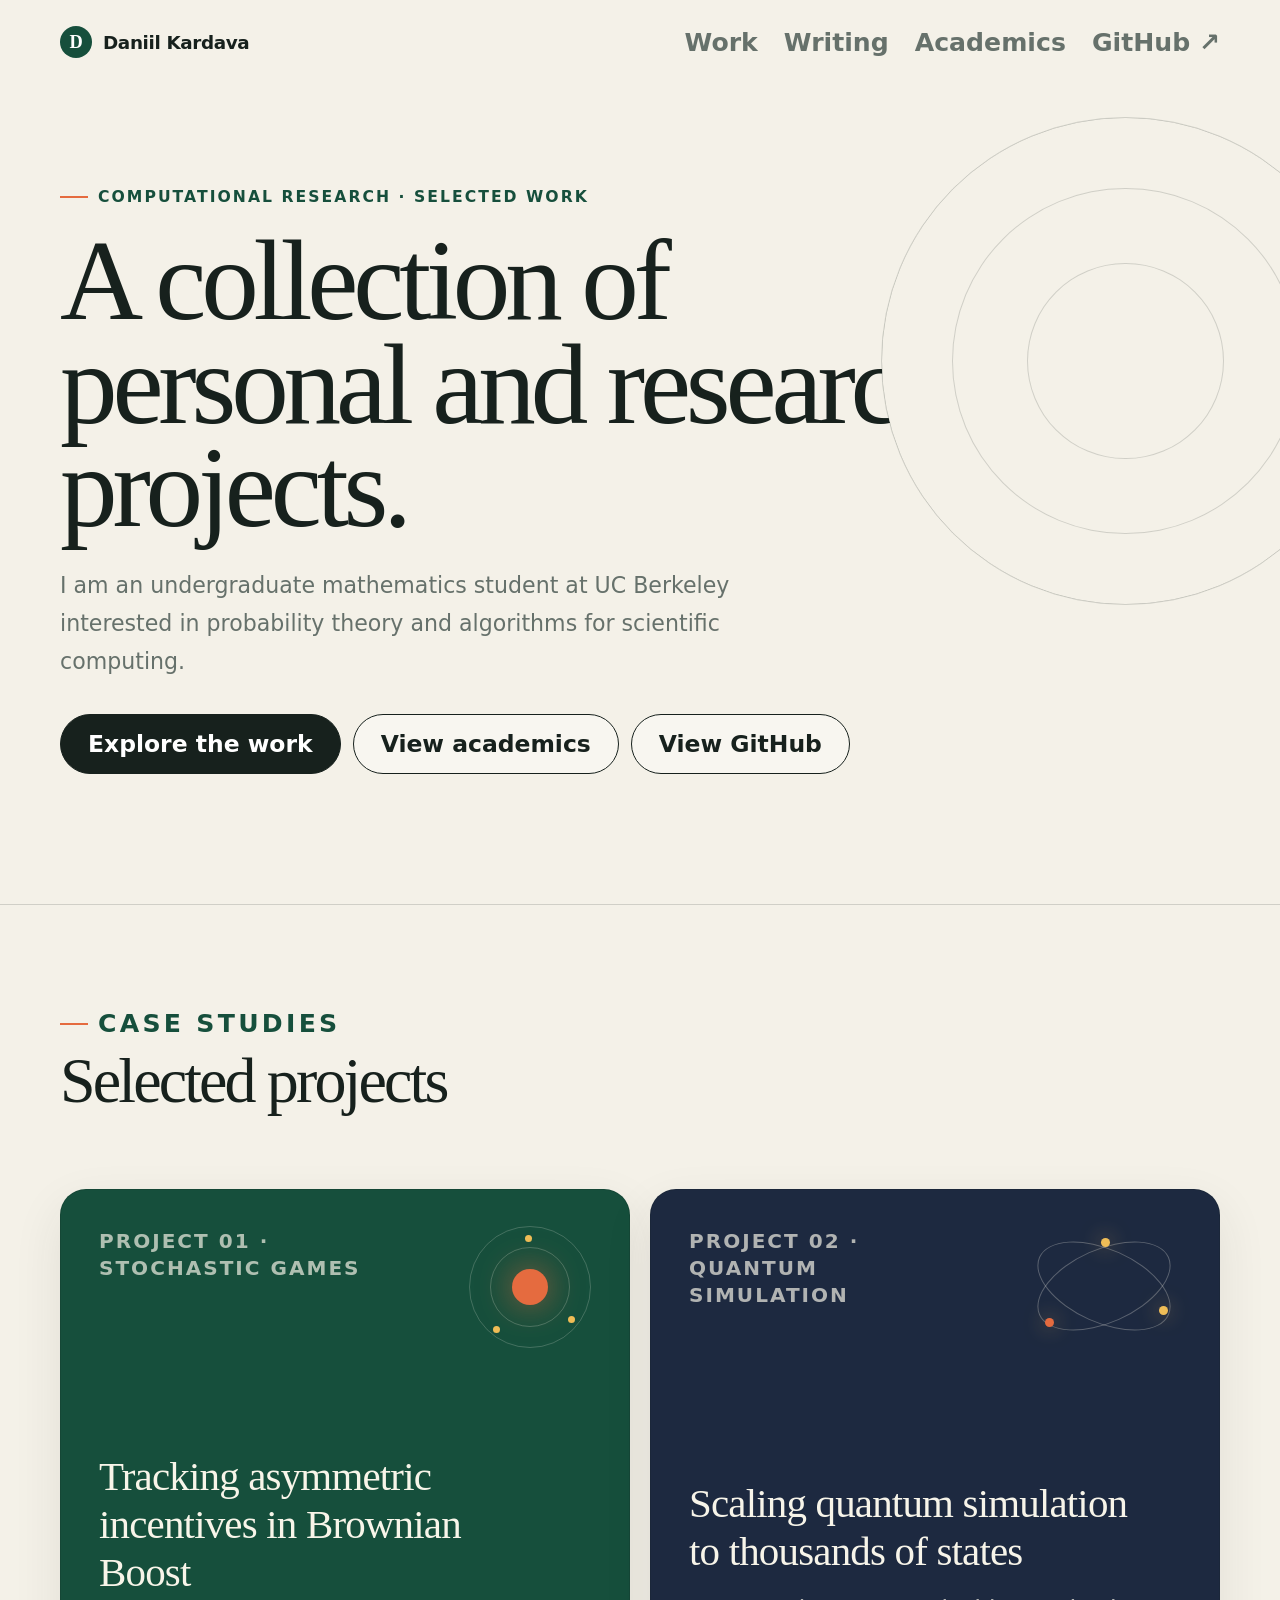
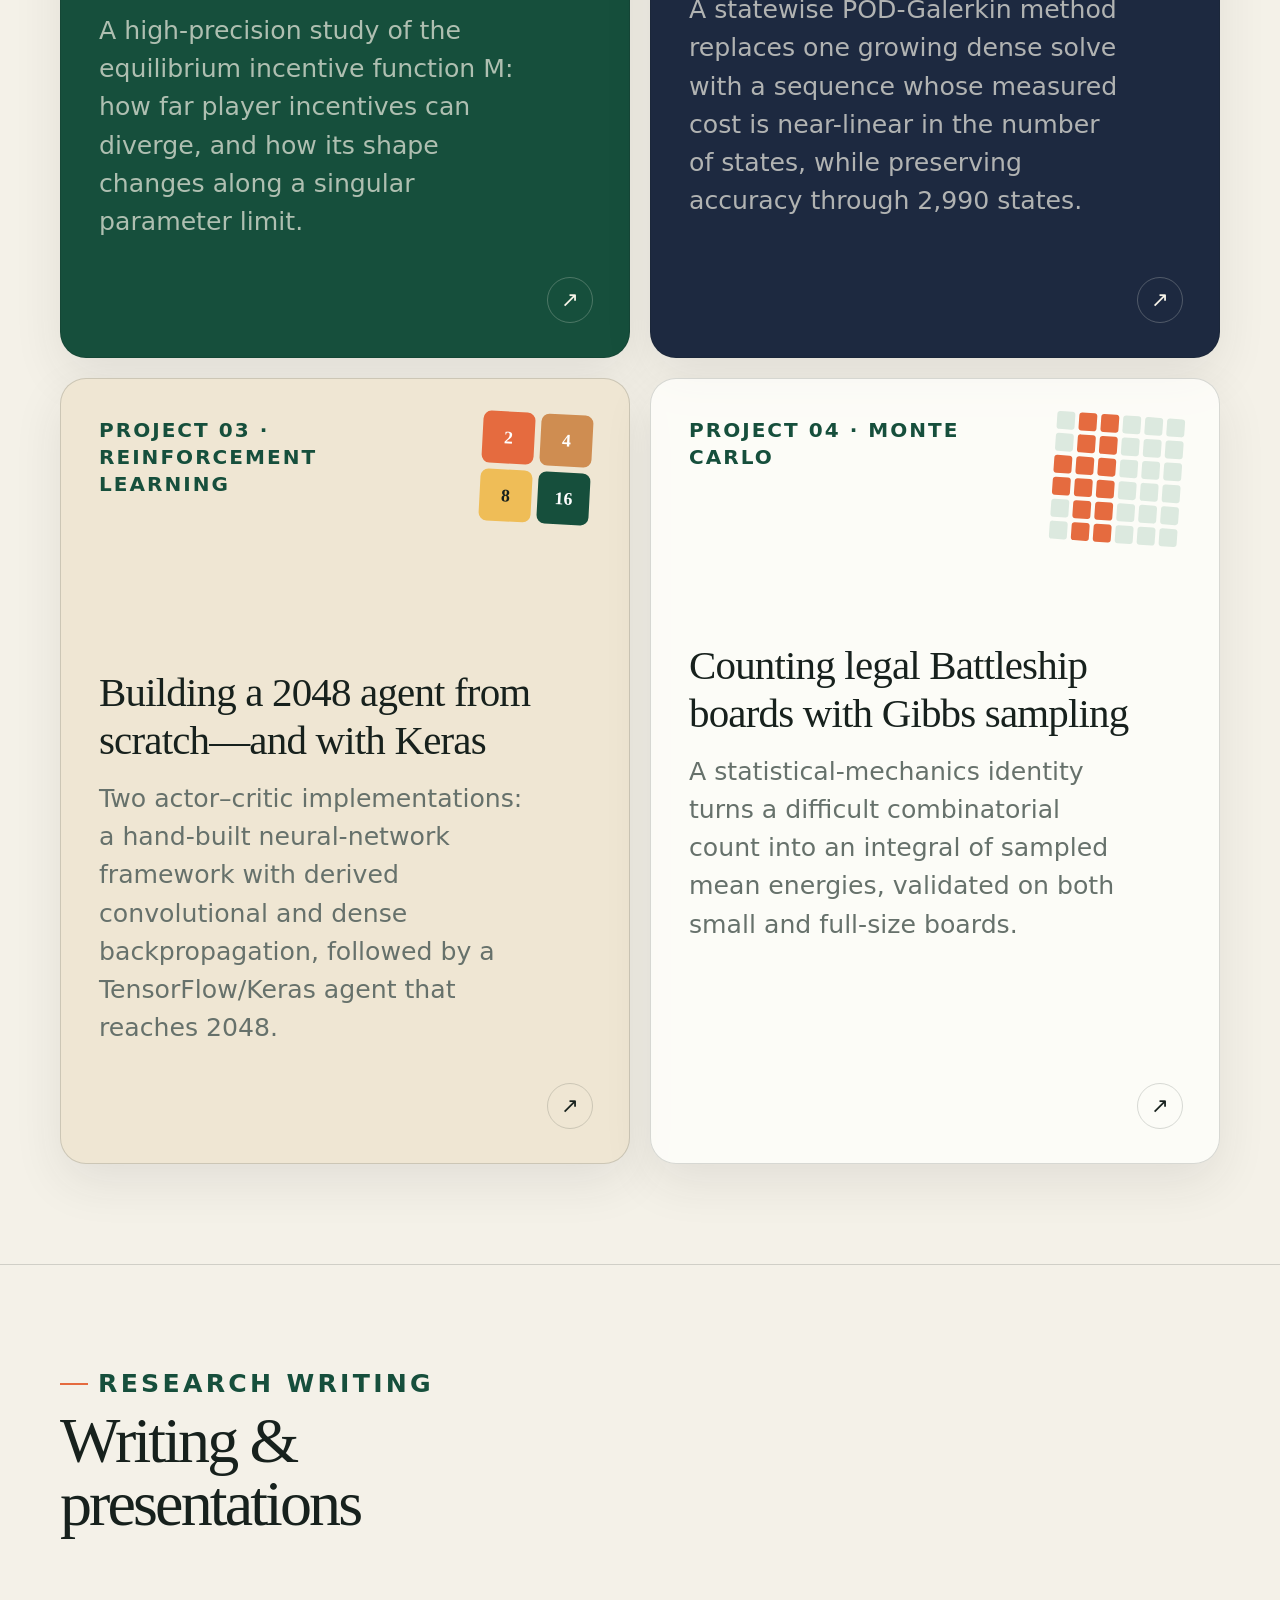
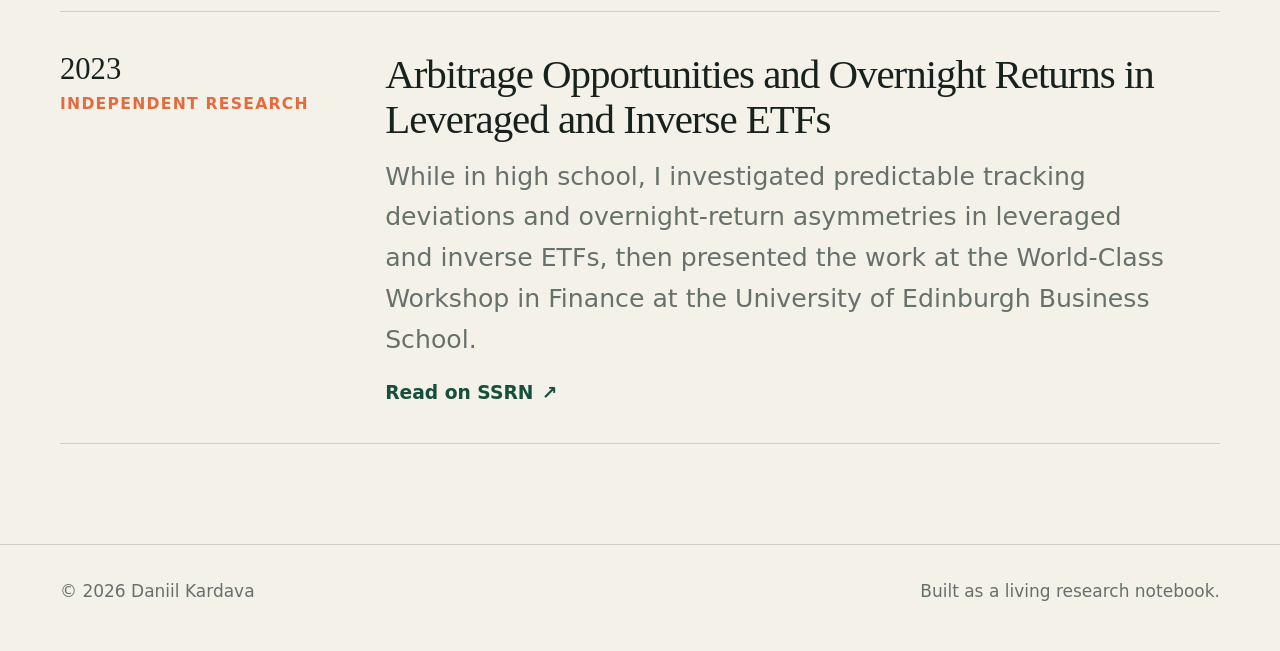
<file: index.html>
<!doctype html>
<html lang="en">
<head>
  <meta charset="utf-8">
  <meta name="viewport" content="width=device-width, initial-scale=1">
  <meta name="description" content="Selected computational research and software projects by Daniil Kardava.">
  <title>Daniil Kardava — Computational Projects</title>
  <link rel="stylesheet" href="assets/styles.css?v=20260811-2">
</head>
<body>
  <header class="site-header">
    <nav class="nav site-shell" aria-label="Primary navigation">
      <a class="brand" href="./"><span class="brand-mark">D</span><span>Daniil Kardava</span></a>
      <div class="nav-links">
        <a href="#work">Work</a>
        <a href="#writing">Writing</a>
        <a href="academics.html">Academics</a>
        <a href="https://github.com/DaniilKardava">GitHub ↗</a>
      </div>
    </nav>
  </header>

  <main>
    <section class="hero">
      <div class="site-shell">
        <p class="eyebrow">Computational research · Selected work</p>
        <h1>A collection of personal and research projects.</h1>
        <p class="lede">I am an undergraduate mathematics student at UC Berkeley interested in probability theory and algorithms for scientific computing.</p>
        <div class="hero-actions">
          <a class="button primary" href="#work">Explore the work</a>
          <a class="button secondary" href="academics.html">View academics</a>
          <a class="button secondary" href="https://github.com/DaniilKardava">View GitHub</a>
        </div>
      </div>
    </section>

    <section class="section" id="work">
      <div class="site-shell">
        <div class="section-heading">
          <div>
            <p class="eyebrow">Case studies</p>
            <h2>Selected projects</h2>
          </div>
        </div>

        <div class="project-grid">
          <a class="project-card brownian-card" href="projects/brownian-boost.html">
            <span class="project-number">PROJECT 01 · STOCHASTIC GAMES</span>
            <div class="signal-orbit" aria-hidden="true"><span></span><span></span><span></span></div>
            <h3>Tracking asymmetric incentives in Brownian Boost</h3>
            <p>A high-precision study of the equilibrium incentive function <em>M</em>: how far player incentives can diverge, and how its shape changes along a singular parameter limit.</p>
            <span class="arrow" aria-hidden="true">↗</span>
          </a>

          <a class="project-card pod-card" href="projects/pod-galerkin.html">
            <span class="project-number">PROJECT 02 · QUANTUM SIMULATION</span>
            <div class="quantum-orbit" aria-hidden="true"><span></span><span></span><span></span></div>
            <h3>Scaling quantum simulation to thousands of states</h3>
            <p>A statewise POD-Galerkin method replaces one growing dense solve with a sequence whose measured cost is near-linear in the number of states, while preserving accuracy through 2,990 states.</p>
            <span class="arrow" aria-hidden="true">↗</span>
          </a>

          <a class="project-card rl-card" href="projects/reinforcement-learning.html">
            <span class="project-number">PROJECT 03 · REINFORCEMENT LEARNING</span>
            <div class="tile-stack" aria-hidden="true"><span>2</span><span>4</span><span>8</span><span>16</span></div>
            <h3>Building a 2048 agent from scratch—and with Keras</h3>
            <p>Two actor–critic implementations: a hand-built neural-network framework with derived convolutional and dense backpropagation, followed by a TensorFlow/Keras agent that reaches 2048.</p>
            <span class="arrow" aria-hidden="true">↗</span>
          </a>

          <a class="project-card" href="projects/battleship.html">
            <span class="project-number">PROJECT 04 · MONTE CARLO</span>
            <div class="mini-board" aria-hidden="true">
              <span></span><span></span><span></span><span></span><span></span><span></span>
              <span></span><span></span><span></span><span></span><span></span><span></span>
              <span></span><span></span><span></span><span></span><span></span><span></span>
              <span></span><span></span><span></span><span></span><span></span><span></span>
              <span></span><span></span><span></span><span></span><span></span><span></span>
              <span></span><span></span><span></span><span></span><span></span><span></span>
            </div>
            <h3>Counting legal Battleship boards with Gibbs sampling</h3>
            <p>A statistical-mechanics identity turns a difficult combinatorial count into an integral of sampled mean energies, validated on both small and full-size boards.</p>
            <span class="arrow" aria-hidden="true">↗</span>
          </a>
        </div>
      </div>
    </section>

    <section class="section" id="writing">
      <div class="site-shell">
        <div class="section-heading">
          <div>
            <p class="eyebrow">Research writing</p>
            <h2>Writing &amp; presentations</h2>
          </div>
        </div>

        <div class="writing-list">
          <article class="writing-entry">
            <div class="writing-meta">
              <strong>2023</strong>
              <span>Independent research</span>
            </div>
            <div class="writing-content">
              <h3>Arbitrage Opportunities and Overnight Returns in Leveraged and Inverse ETFs</h3>
              <p>While in high school, I investigated predictable tracking deviations and overnight-return asymmetries in leveraged and inverse ETFs, then presented the work at the <em>World-Class Workshop in Finance</em> at the University of Edinburgh Business School.</p>
              <a class="writing-link" href="https://papers.ssrn.com/sol3/papers.cfm?abstract_id=4440540">Read on SSRN <span aria-hidden="true">↗</span></a>
            </div>
          </article>
        </div>
      </div>
    </section>
  </main>

  <footer class="footer">
    <div class="footer-inner site-shell">
      <span>© <span data-year></span> Daniil Kardava</span>
      <span>Built as a living research notebook.</span>
    </div>
  </footer>
  <script src="assets/site.js?v=20260810-4"></script>
</body>
</html>
</file>
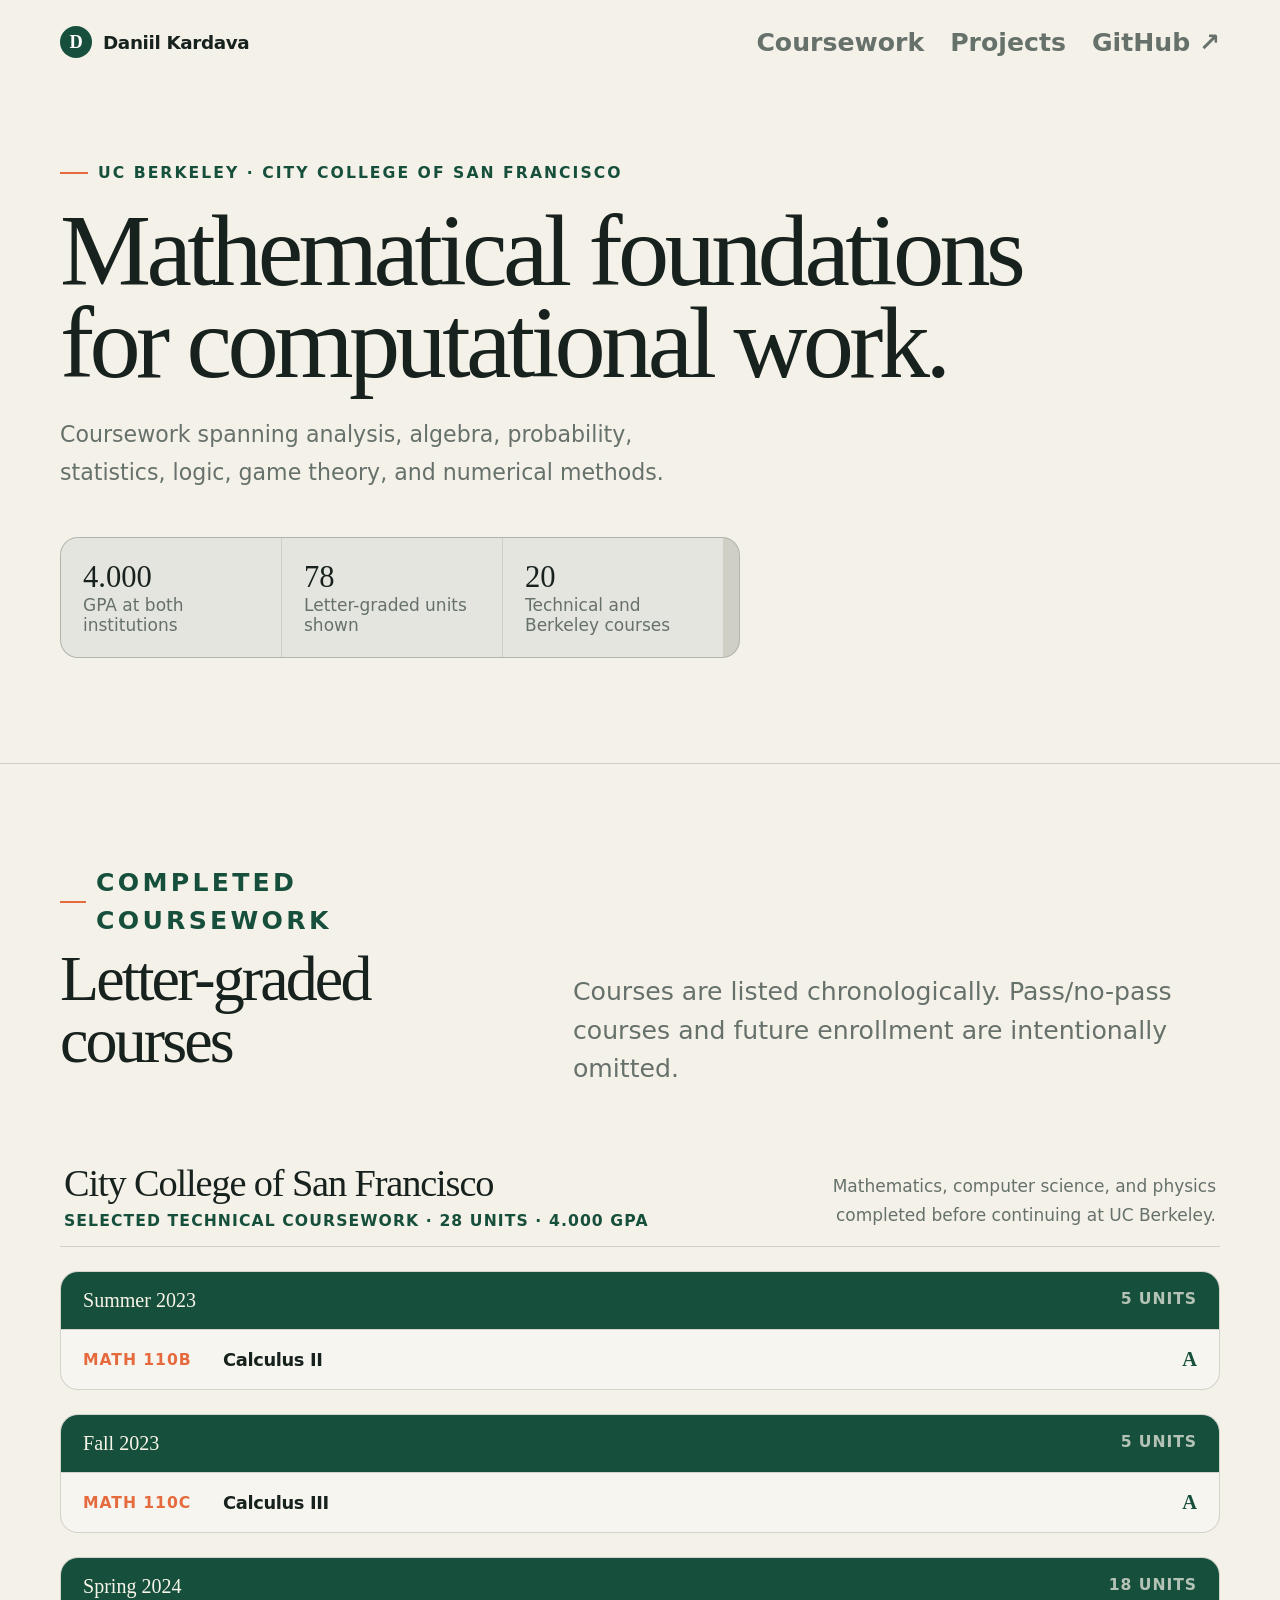
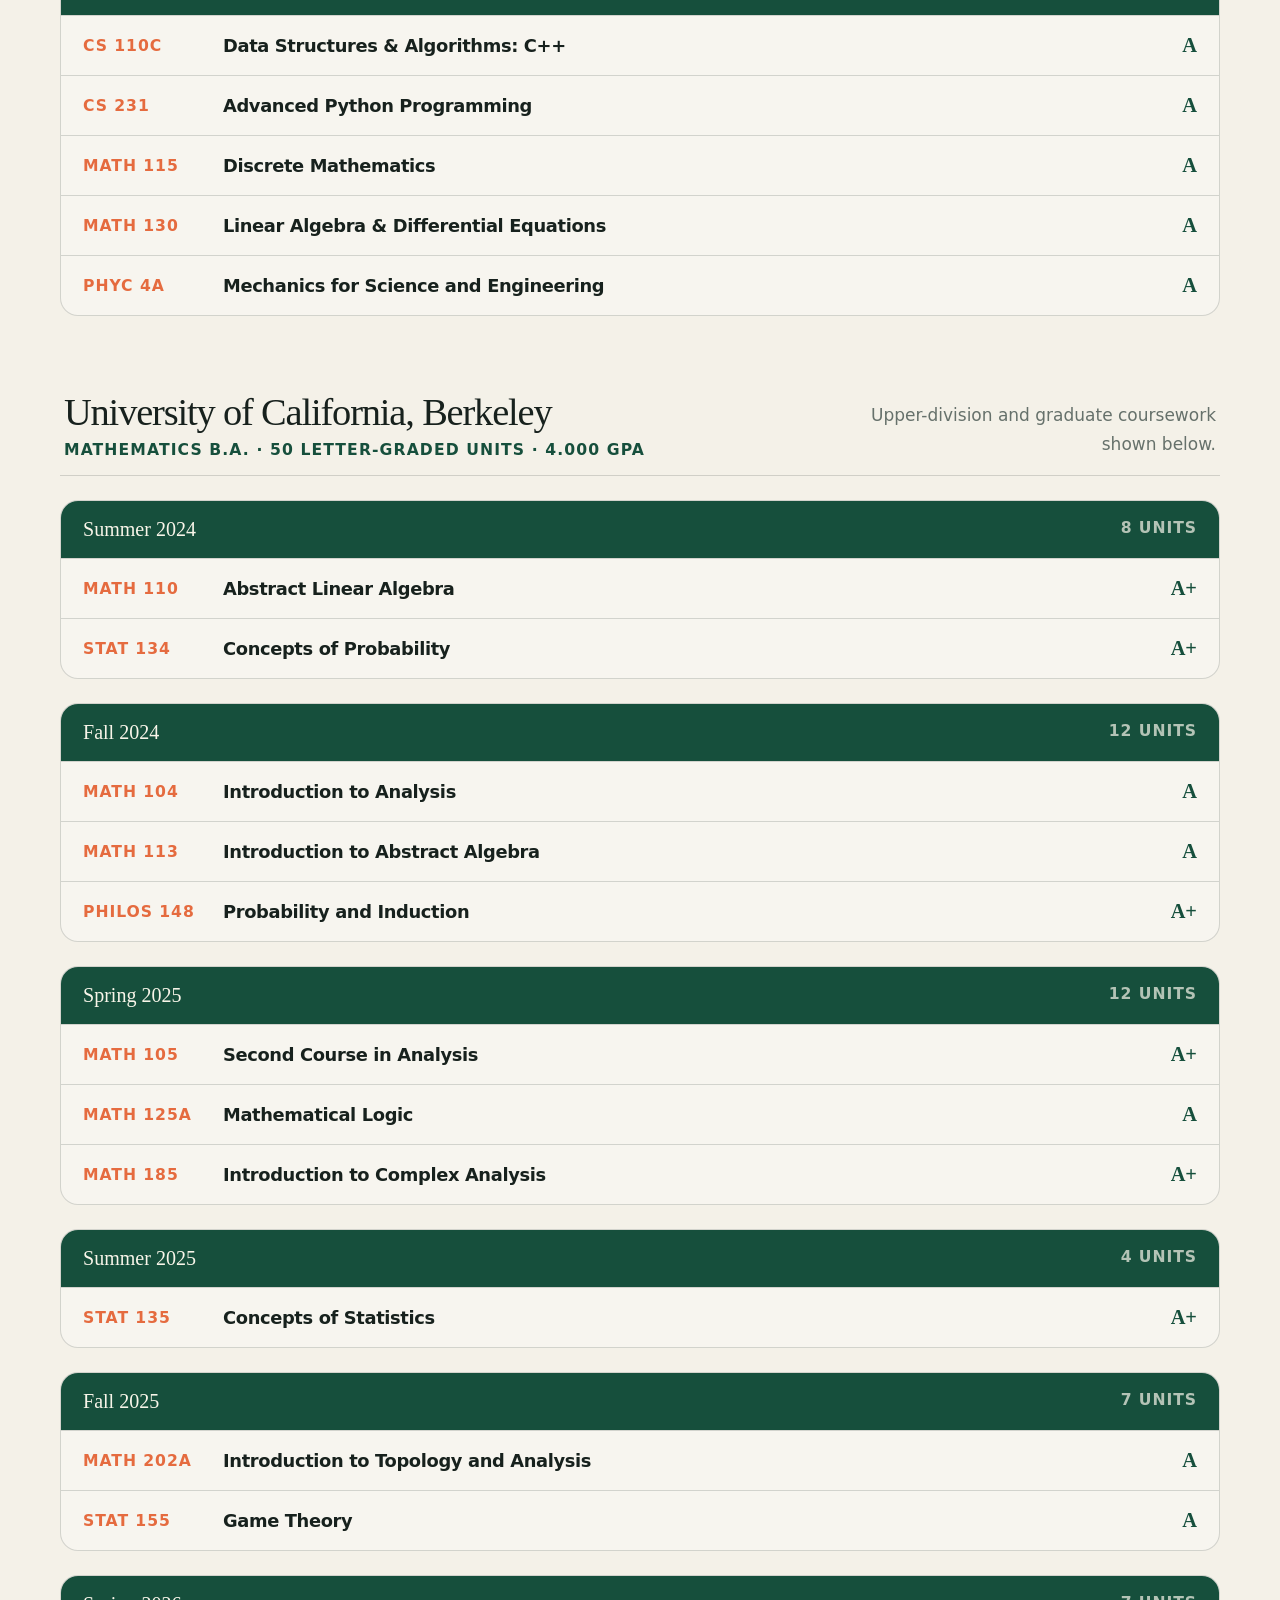
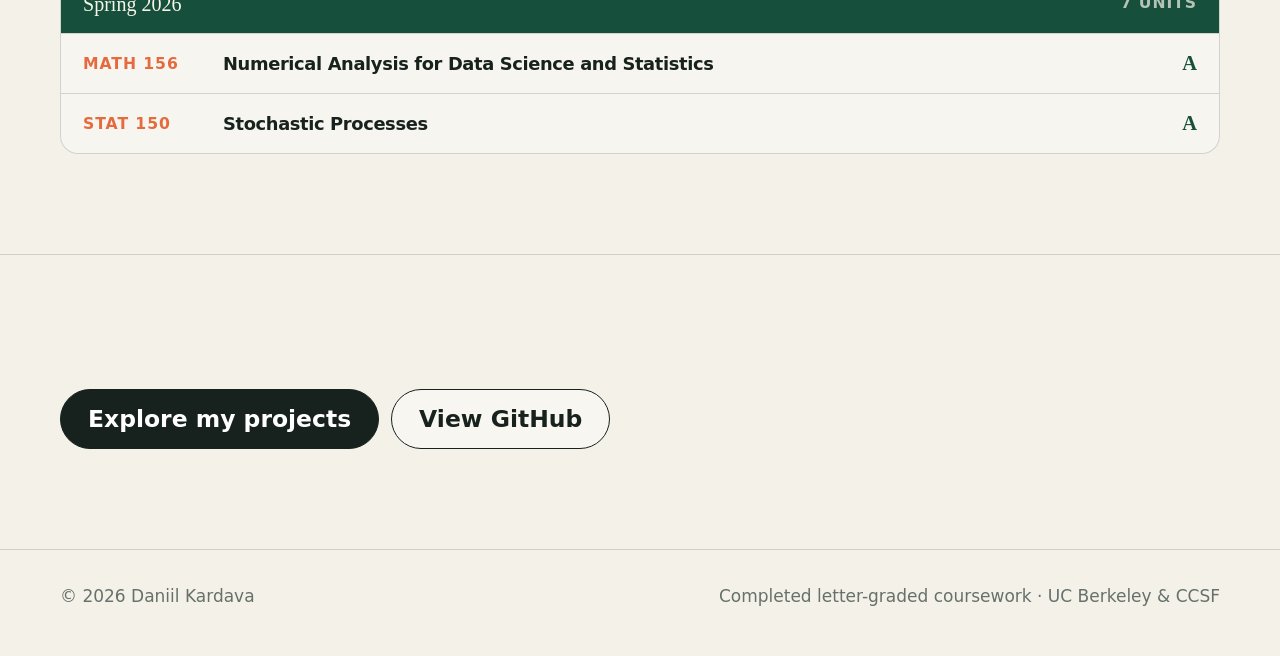
<file: academics.html>
<!doctype html>
<html lang="en">
<head>
  <meta charset="utf-8">
  <meta name="viewport" content="width=device-width, initial-scale=1">
  <meta name="description" content="Completed letter-graded coursework at UC Berkeley and City College of San Francisco.">
  <title>Academics — Daniil Kardava</title>
  <link rel="stylesheet" href="assets/styles.css?v=20260810-5">
</head>
<body>
  <header class="site-header">
    <nav class="nav site-shell" aria-label="Primary navigation">
      <a class="brand" href="./"><span class="brand-mark">D</span><span>Daniil Kardava</span></a>
      <div class="nav-links">
        <a href="#coursework">Coursework</a>
        <a href="./#work">Projects</a>
        <a href="https://github.com/DaniilKardava">GitHub ↗</a>
      </div>
    </nav>
  </header>

  <main>
    <section class="academic-hero">
      <div class="site-shell">
        <p class="eyebrow">UC Berkeley · City College of San Francisco</p>
        <h1>Mathematical foundations for computational work.</h1>
        <p class="lede">Coursework spanning analysis, algebra, probability, statistics, logic, game theory, and numerical methods.</p>
        <div class="academic-stats" aria-label="Academic summary">
          <div><strong>4.000</strong><span>GPA at both institutions</span></div>
          <div><strong>78</strong><span>Letter-graded units shown</span></div>
          <div><strong>20</strong><span>Technical and Berkeley courses</span></div>
        </div>
      </div>
    </section>

    <section class="section" id="coursework">
      <div class="site-shell">
        <div class="section-heading">
          <div><p class="eyebrow">Completed coursework</p><h2>Letter-graded courses</h2></div>
          <p>Courses are listed chronologically. Pass/no-pass courses and future enrollment are intentionally omitted.</p>
        </div>

        <div class="term-list">
          <div class="institution-heading">
            <div><span>City College of San Francisco</span><strong>Selected technical coursework · 28 units · 4.000 GPA</strong></div>
            <p>Mathematics, computer science, and physics completed before continuing at UC Berkeley.</p>
          </div>

          <section class="term">
            <header><span>Summer 2023</span><strong>5 units</strong></header>
            <div class="course-row"><span>MATH 110B</span><h3>Calculus II</h3><strong>A</strong></div>
          </section>

          <section class="term">
            <header><span>Fall 2023</span><strong>5 units</strong></header>
            <div class="course-row"><span>MATH 110C</span><h3>Calculus III</h3><strong>A</strong></div>
          </section>

          <section class="term">
            <header><span>Spring 2024</span><strong>18 units</strong></header>
            <div class="course-row"><span>CS 110C</span><h3>Data Structures &amp; Algorithms: C++</h3><strong>A</strong></div>
            <div class="course-row"><span>CS 231</span><h3>Advanced Python Programming</h3><strong>A</strong></div>
            <div class="course-row"><span>MATH 115</span><h3>Discrete Mathematics</h3><strong>A</strong></div>
            <div class="course-row"><span>MATH 130</span><h3>Linear Algebra &amp; Differential Equations</h3><strong>A</strong></div>
            <div class="course-row"><span>PHYC 4A</span><h3>Mechanics for Science and Engineering</h3><strong>A</strong></div>
          </section>

          <div class="institution-heading berkeley-heading">
            <div><span>University of California, Berkeley</span><strong>Mathematics B.A. · 50 letter-graded units · 4.000 GPA</strong></div>
            <p>Upper-division and graduate coursework shown below.</p>
          </div>

          <section class="term">
            <header><span>Summer 2024</span><strong>8 units</strong></header>
            <div class="course-row"><span>MATH 110</span><h3>Abstract Linear Algebra</h3><strong>A+</strong></div>
            <div class="course-row"><span>STAT 134</span><h3>Concepts of Probability</h3><strong>A+</strong></div>
          </section>

          <section class="term">
            <header><span>Fall 2024</span><strong>12 units</strong></header>
            <div class="course-row"><span>MATH 104</span><h3>Introduction to Analysis</h3><strong>A</strong></div>
            <div class="course-row"><span>MATH 113</span><h3>Introduction to Abstract Algebra</h3><strong>A</strong></div>
            <div class="course-row"><span>PHILOS 148</span><h3>Probability and Induction</h3><strong>A+</strong></div>
          </section>

          <section class="term">
            <header><span>Spring 2025</span><strong>12 units</strong></header>
            <div class="course-row"><span>MATH 105</span><h3>Second Course in Analysis</h3><strong>A+</strong></div>
            <div class="course-row"><span>MATH 125A</span><h3>Mathematical Logic</h3><strong>A</strong></div>
            <div class="course-row"><span>MATH 185</span><h3>Introduction to Complex Analysis</h3><strong>A+</strong></div>
          </section>

          <section class="term">
            <header><span>Summer 2025</span><strong>4 units</strong></header>
            <div class="course-row"><span>STAT 135</span><h3>Concepts of Statistics</h3><strong>A+</strong></div>
          </section>

          <section class="term">
            <header><span>Fall 2025</span><strong>7 units</strong></header>
            <div class="course-row"><span>MATH 202A</span><h3>Introduction to Topology and Analysis</h3><strong>A</strong></div>
            <div class="course-row"><span>STAT 155</span><h3>Game Theory</h3><strong>A</strong></div>
          </section>

          <section class="term">
            <header><span>Spring 2026</span><strong>7 units</strong></header>
            <div class="course-row"><span>MATH 156</span><h3>Numerical Analysis for Data Science and Statistics</h3><strong>A</strong></div>
            <div class="course-row"><span>STAT 150</span><h3>Stochastic Processes</h3><strong>A</strong></div>
          </section>
        </div>
      </div>
    </section>

    <section class="section">
      <div class="site-shell">
        <div class="hero-actions">
          <a class="button primary" href="./#work">Explore my projects</a>
          <a class="button secondary" href="https://github.com/DaniilKardava">View GitHub</a>
        </div>
      </div>
    </section>
  </main>

  <footer class="footer">
    <div class="footer-inner site-shell">
      <span>© <span data-year></span> Daniil Kardava</span>
      <span>Completed letter-graded coursework · UC Berkeley &amp; CCSF</span>
    </div>
  </footer>
  <script src="assets/site.js?v=20260810-4"></script>
</body>
</html>
</file>
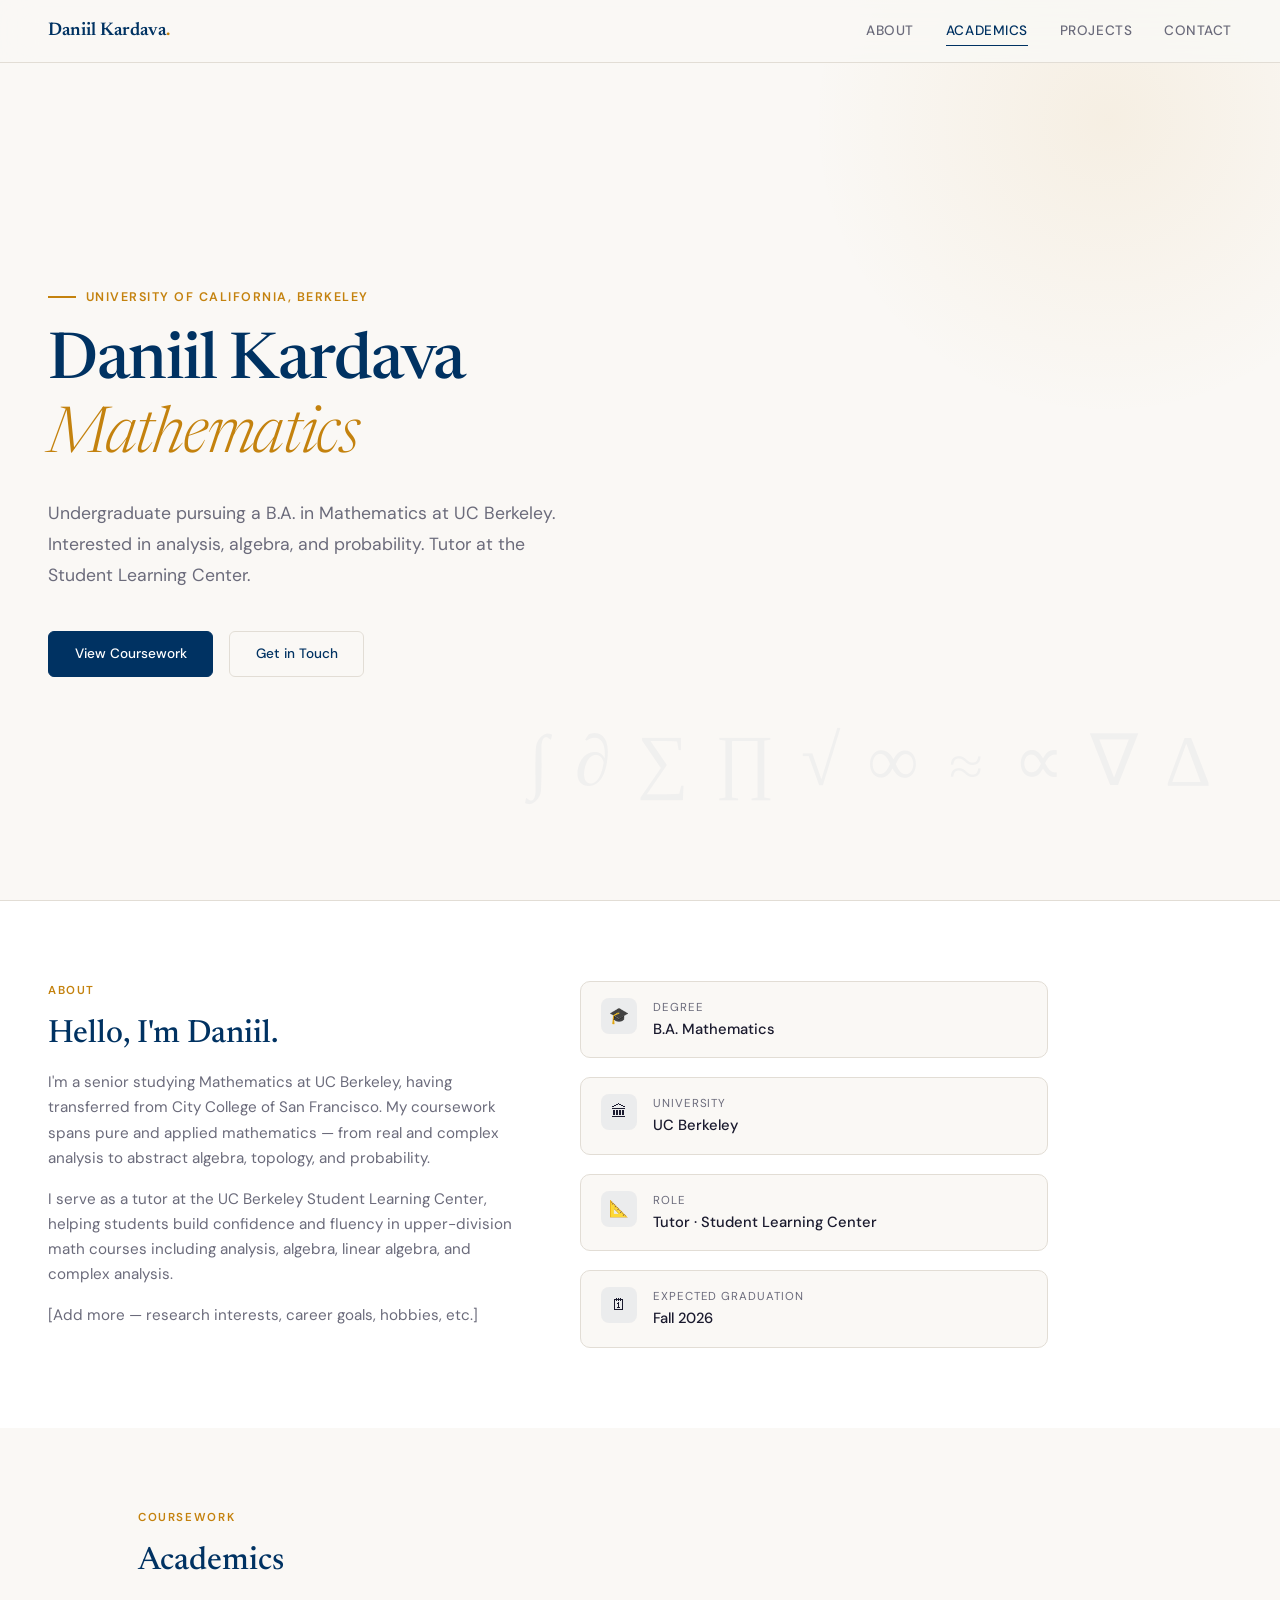
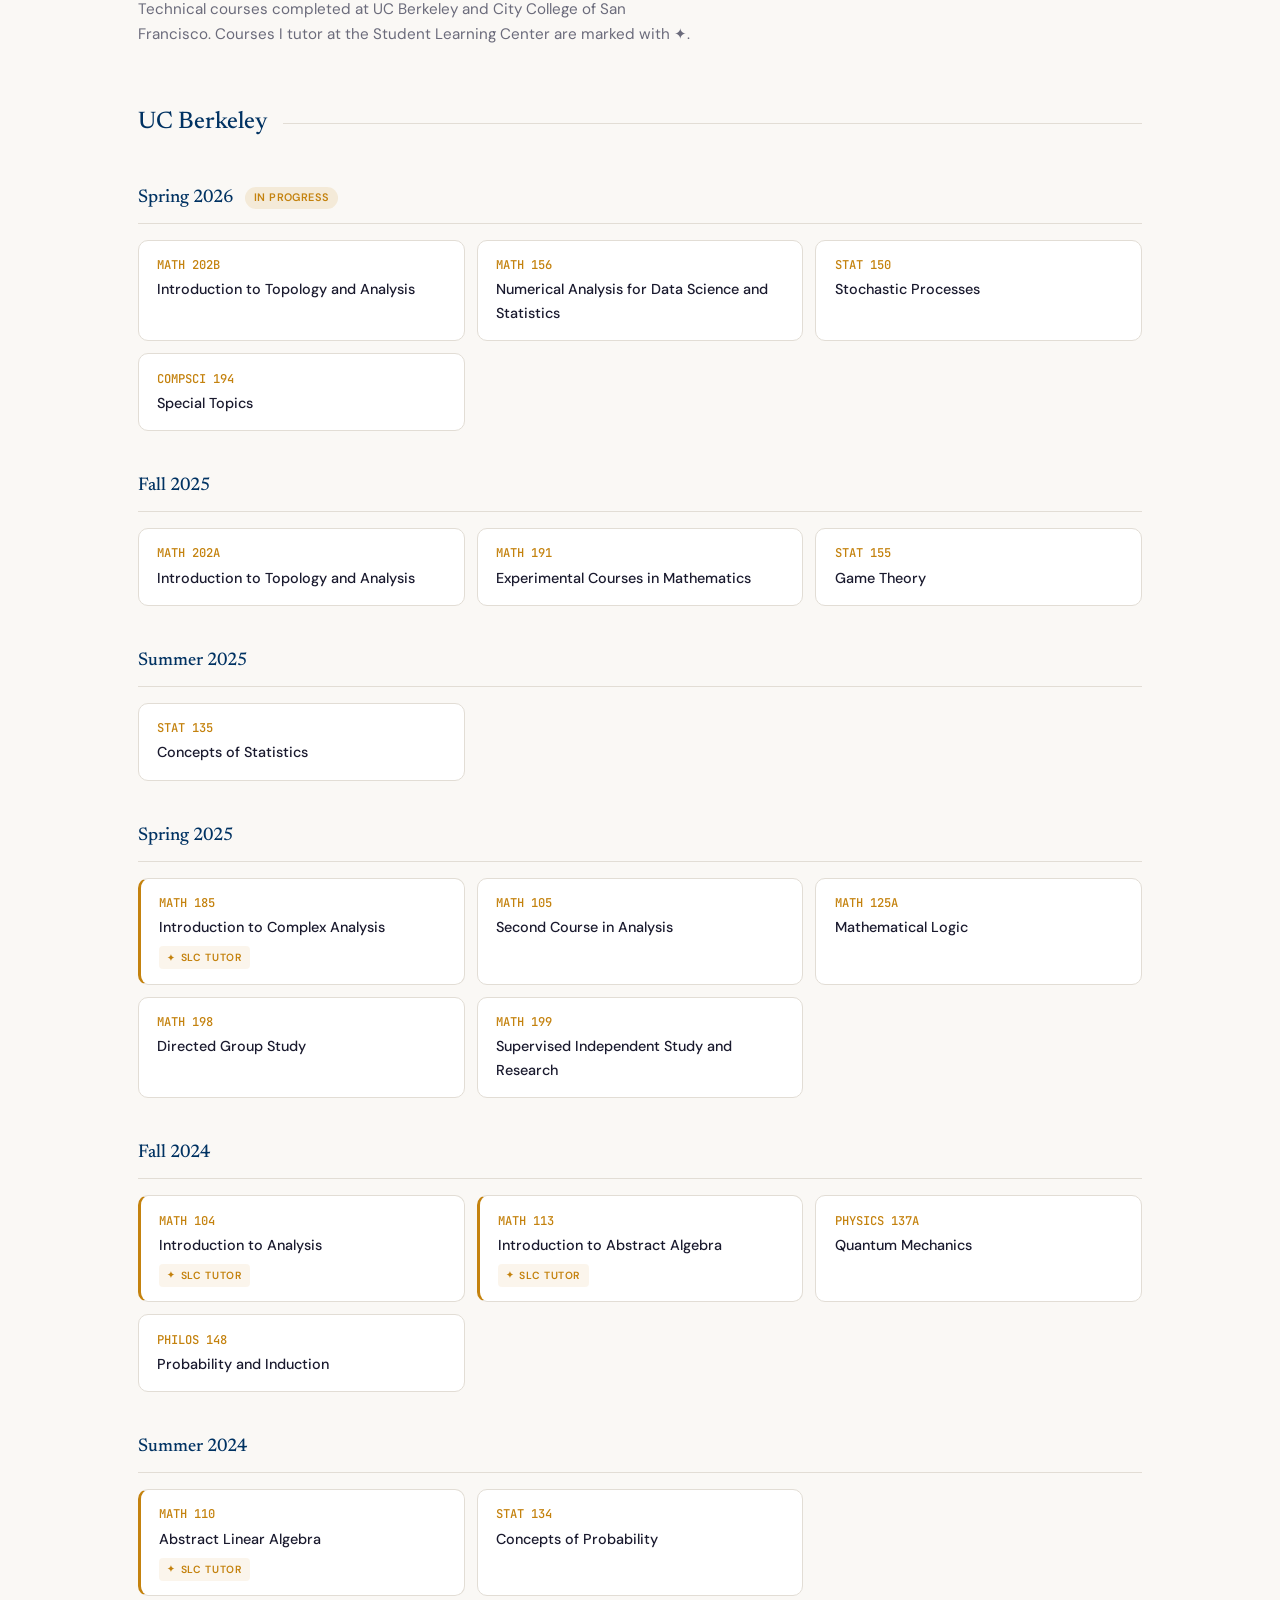
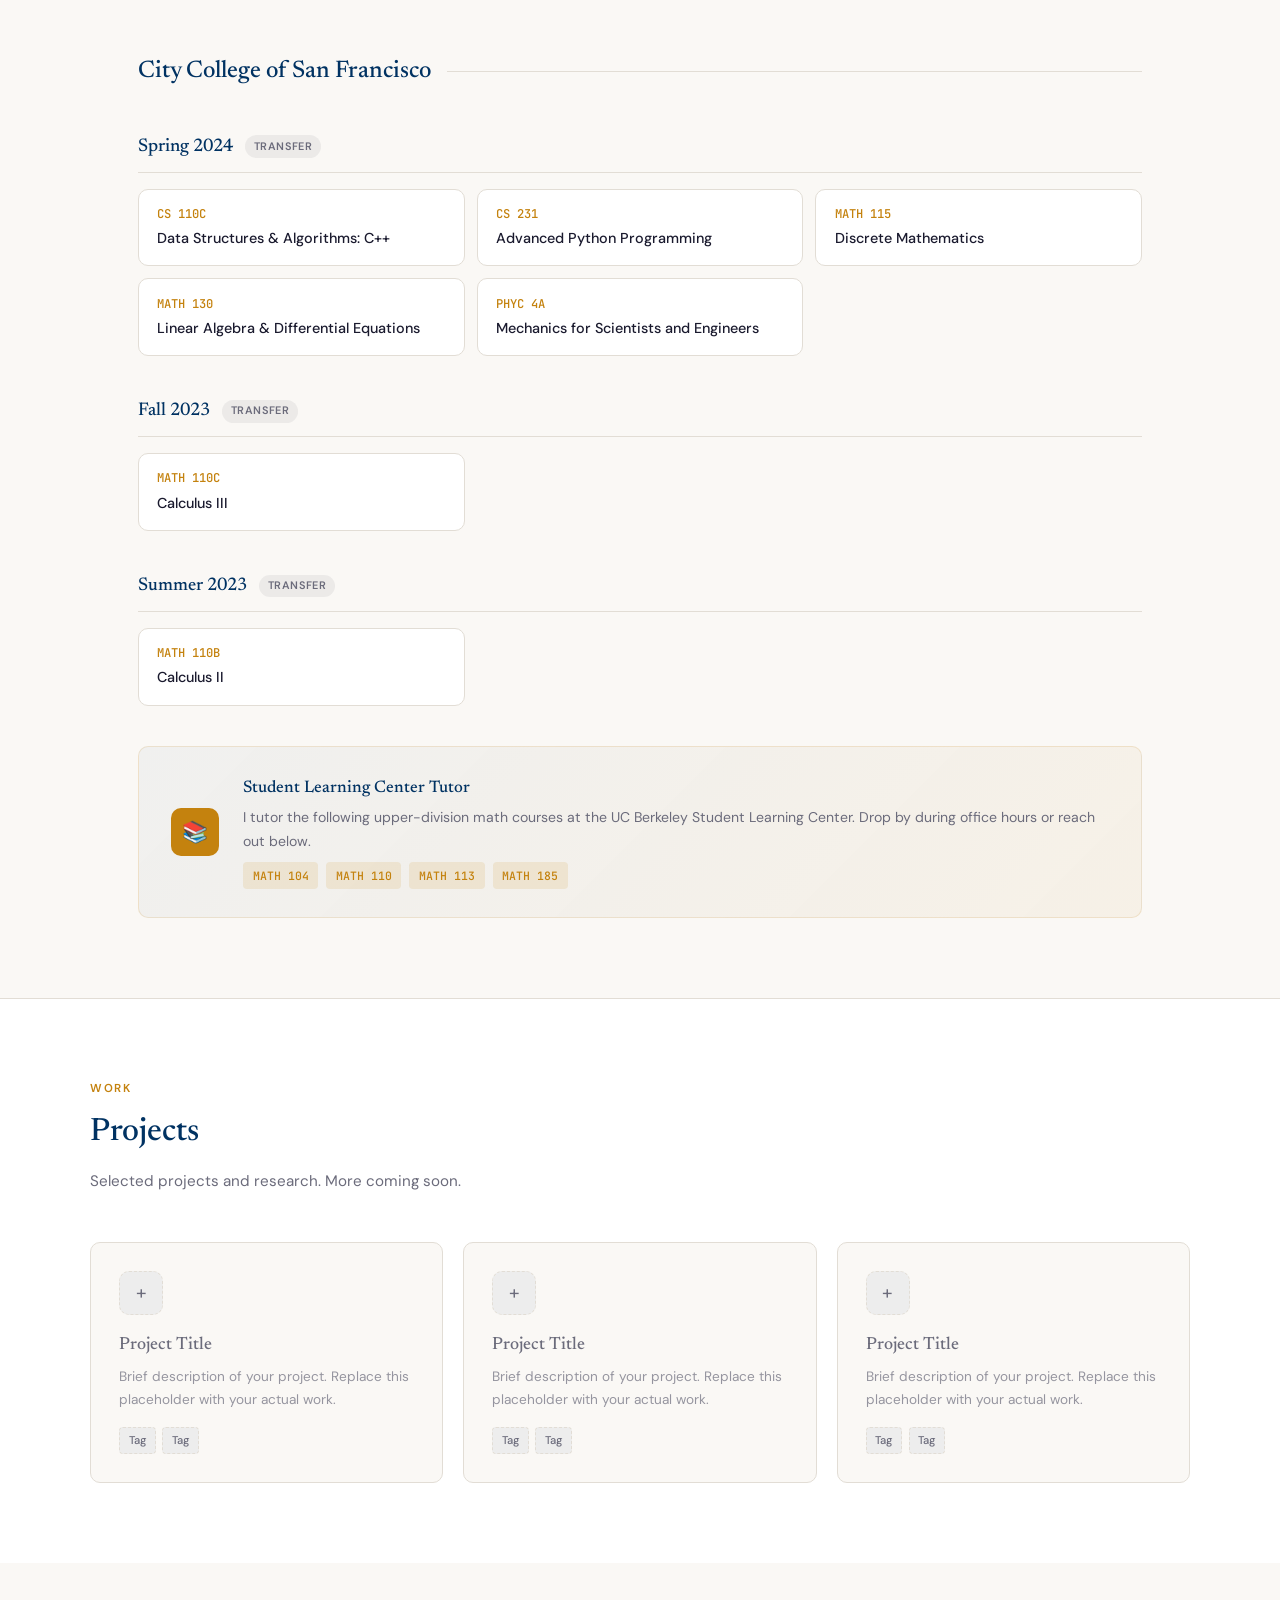
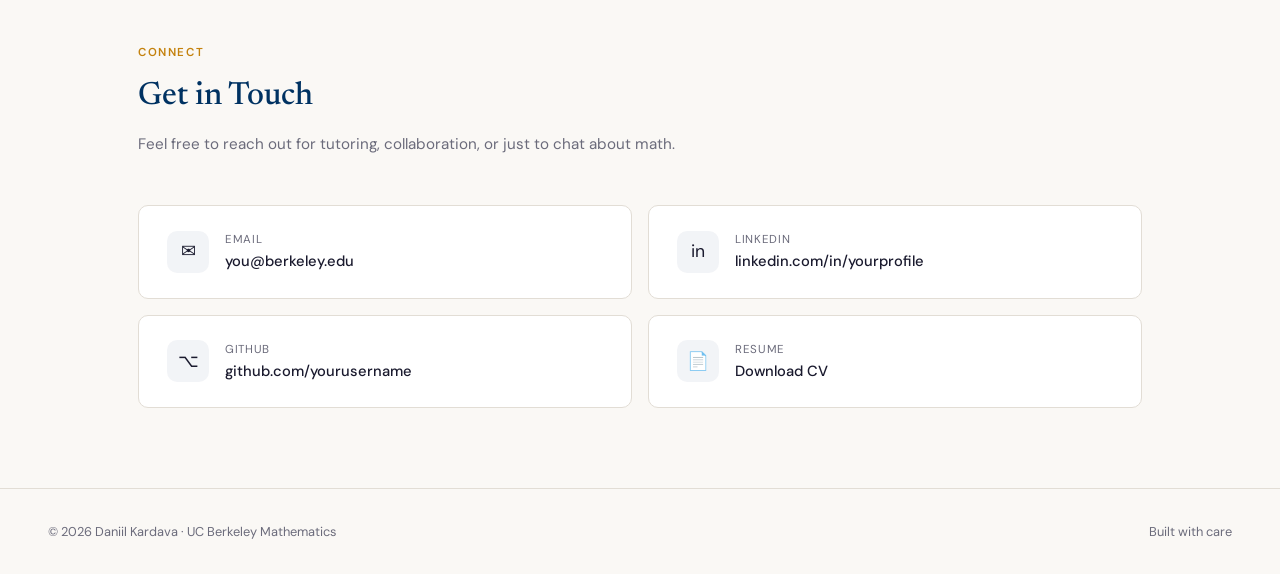
<file: website.html>
<!DOCTYPE html>
<html lang="en">
<head>
<meta charset="UTF-8">
<meta name="viewport" content="width=device-width, initial-scale=1.0">
<title>Daniil Kardava — Mathematics @ UC Berkeley</title>
<link href="https://fonts.googleapis.com/css2?family=Newsreader:ital,opsz,wght@0,6..72,300;0,6..72,400;0,6..72,500;0,6..72,600;1,6..72,400&family=DM+Sans:wght@300;400;500;600&family=JetBrains+Mono:wght@400;500&display=swap" rel="stylesheet">
<style>
  :root {
    --ink: #1a1a2e;
    --paper: #faf8f5;
    --accent: #003262;
    --gold: #c4820e;
    --muted: #6b6b7b;
    --border: #e2ddd5;
    --card-bg: #ffffff;
    --card-hover: 0 2px 8px rgba(0,0,0,0.06), 0 8px 24px rgba(0,0,0,0.06);
    --radius: 10px;
    --transition: 0.3s cubic-bezier(0.4, 0, 0.2, 1);
  }
  * { margin: 0; padding: 0; box-sizing: border-box; }
  html { scroll-behavior: smooth; }
  body {
    font-family: 'DM Sans', sans-serif;
    background: var(--paper); color: var(--ink);
    line-height: 1.65; -webkit-font-smoothing: antialiased;
  }

  /* NAV */
  nav {
    position: fixed; top: 0; left: 0; right: 0; z-index: 100;
    display: flex; justify-content: space-between; align-items: center;
    padding: 1rem 3rem;
    background: rgba(250,248,245,0.85);
    backdrop-filter: blur(16px);
    border-bottom: 1px solid var(--border);
  }
  nav .logo {
    font-family: 'Newsreader', serif; font-weight: 600; font-size: 1.15rem;
    color: var(--accent); text-decoration: none;
  }
  nav .logo span { color: var(--gold); }
  nav .links { display: flex; gap: 2rem; }
  nav .links a {
    font-size: 0.85rem; font-weight: 500; color: var(--muted);
    text-decoration: none; letter-spacing: 0.04em; text-transform: uppercase;
    position: relative; transition: color var(--transition);
  }
  nav .links a::after {
    content: ''; position: absolute; bottom: -4px; left: 0;
    width: 0; height: 1.5px; background: var(--gold); transition: width var(--transition);
  }
  nav .links a:hover { color: var(--ink); }
  nav .links a:hover::after { width: 100%; }
  nav .links a.active { color: var(--accent); }
  nav .links a.active::after { width: 100%; background: var(--accent); }

  /* HERO */
  .hero {
    min-height: 100vh; display: flex; align-items: center;
    padding: 8rem 3rem 4rem; position: relative; overflow: hidden;
  }
  .hero::before {
    content: ''; position: absolute; top: -20%; right: -10%;
    width: 600px; height: 600px;
    background: radial-gradient(circle, rgba(196,130,14,0.08) 0%, transparent 70%);
    border-radius: 50%; pointer-events: none;
  }
  .hero::after {
    content: '\222B  \2202  \2211  \220F  \221A  \221E  \2248  \221D  \2207  \0394';
    position: absolute; bottom: 8%; right: 5%;
    font-size: 4.5rem; font-family: 'Newsreader', serif;
    color: rgba(0,50,98,0.04); letter-spacing: 0.3rem;
    pointer-events: none; user-select: none;
  }
  .hero-content { max-width: 680px; position: relative; z-index: 1; }
  .hero-label {
    font-size: 0.78rem; font-weight: 600; text-transform: uppercase;
    letter-spacing: 0.12em; color: var(--gold); margin-bottom: 1.25rem;
    display: flex; align-items: center; gap: 0.6rem;
  }
  .hero-label::before { content: ''; width: 28px; height: 1.5px; background: var(--gold); }
  .hero h1 {
    font-family: 'Newsreader', serif; font-size: clamp(2.8rem,5vw,4rem);
    font-weight: 500; line-height: 1.15; letter-spacing: -0.02em;
    margin-bottom: 1.5rem; color: var(--accent);
  }
  .hero h1 em { font-style: italic; font-weight: 300; color: var(--gold); }
  .hero p { font-size: 1.1rem; color: var(--muted); max-width: 520px; margin-bottom: 2.5rem; line-height: 1.75; }
  .hero-links { display: flex; gap: 1rem; flex-wrap: wrap; }
  .hero-links a {
    padding: 0.7rem 1.6rem; font-size: 0.85rem; font-weight: 500;
    border-radius: 6px; text-decoration: none; transition: all var(--transition);
  }
  .btn-primary { background: var(--accent); color: #fff; border: 1.5px solid var(--accent); }
  .btn-primary:hover { background: #002147; border-color: #002147; }
  .btn-secondary { background: transparent; color: var(--accent); border: 1.5px solid var(--border); }
  .btn-secondary:hover { border-color: var(--accent); background: rgba(0,50,98,0.03); }

  /* SECTIONS */
  section { padding: 5rem 3rem; }
  .section-label { font-size: 0.72rem; font-weight: 600; text-transform: uppercase; letter-spacing: 0.14em; color: var(--gold); margin-bottom: 0.5rem; }
  .section-title { font-family: 'Newsreader', serif; font-size: 2rem; font-weight: 500; color: var(--accent); margin-bottom: 0.6rem; }
  .section-desc { color: var(--muted); font-size: 0.95rem; max-width: 560px; margin-bottom: 3rem; }

  /* ABOUT */
  #about { background: var(--card-bg); border-top: 1px solid var(--border); }
  .about-grid { display: grid; grid-template-columns: 1fr 1fr; gap: 4rem; max-width: 1000px; }
  .about-text p { margin-bottom: 1rem; color: var(--muted); font-size: 0.95rem; }
  .about-details { display: flex; flex-direction: column; gap: 1.2rem; }
  .detail-item {
    display: flex; gap: 1rem; align-items: flex-start;
    padding: 1rem 1.25rem; background: var(--paper);
    border-radius: var(--radius); border: 1px solid var(--border);
  }
  .detail-icon {
    width: 36px; height: 36px; flex-shrink: 0;
    background: rgba(0,50,98,0.06); border-radius: 8px;
    display: flex; align-items: center; justify-content: center; font-size: 1rem;
  }
  .detail-label { font-size: 0.72rem; text-transform: uppercase; letter-spacing: 0.08em; color: var(--muted); }
  .detail-value { font-weight: 500; font-size: 0.92rem; }

  /* ACADEMICS */
  #academics { max-width: 1100px; margin: 0 auto; }
  .semester-group { margin-bottom: 2.5rem; }
  .semester-header {
    display: flex; align-items: center; gap: 0.75rem;
    margin-bottom: 1rem; padding-bottom: 0.6rem; border-bottom: 1px solid var(--border);
  }
  .semester-header h3 { font-family: 'Newsreader', serif; font-size: 1.15rem; font-weight: 500; color: var(--accent); }
  .semester-tag {
    font-size: 0.68rem; font-weight: 600; background: rgba(0,50,98,0.06);
    color: var(--accent); padding: 0.15rem 0.55rem; border-radius: 20px;
    text-transform: uppercase; letter-spacing: 0.04em;
  }
  .semester-tag.current { background: rgba(196,130,14,0.12); color: var(--gold); }
  .semester-tag.transfer { background: rgba(107,107,123,0.1); color: var(--muted); }
  .course-grid { display: grid; grid-template-columns: repeat(auto-fill, minmax(280px, 1fr)); gap: 0.75rem; }
  .course-card {
    padding: 0.9rem 1.15rem; background: var(--card-bg);
    border: 1px solid var(--border); border-radius: var(--radius);
    transition: all var(--transition); position: relative; overflow: hidden;
  }
  .course-card:hover { box-shadow: var(--card-hover); border-color: rgba(0,50,98,0.15); transform: translateY(-1px); }
  .course-card.tutored { border-left: 3px solid var(--gold); }
  .course-number { font-family: 'JetBrains Mono', monospace; font-size: 0.76rem; font-weight: 500; color: var(--gold); margin-bottom: 0.2rem; }
  .course-name { font-weight: 500; font-size: 0.9rem; color: var(--ink); }
  .tutor-badge {
    display: inline-flex; align-items: center; gap: 0.3rem;
    font-size: 0.65rem; font-weight: 600; text-transform: uppercase; letter-spacing: 0.06em;
    color: var(--gold); background: rgba(196,130,14,0.08);
    padding: 0.18rem 0.5rem; border-radius: 4px; margin-top: 0.4rem;
  }
  .tutor-badge::before { content: '\2726'; font-size: 0.55rem; }
  .category-divider { margin: 3.5rem 0 2.5rem; display: flex; align-items: center; gap: 1rem; }
  .category-divider h2 { font-family: 'Newsreader', serif; font-size: 1.5rem; font-weight: 500; color: var(--accent); white-space: nowrap; }
  .category-divider::after { content: ''; flex: 1; height: 1px; background: var(--border); }
  .tutoring-banner {
    margin-top: 2.5rem; padding: 1.75rem 2rem;
    background: linear-gradient(135deg, rgba(0,50,98,0.04), rgba(196,130,14,0.06));
    border: 1px solid rgba(196,130,14,0.15); border-radius: var(--radius);
    display: flex; align-items: center; gap: 1.5rem;
  }
  .tutoring-icon {
    width: 48px; height: 48px; flex-shrink: 0; background: var(--gold);
    border-radius: 10px; display: flex; align-items: center; justify-content: center;
    font-size: 1.3rem; color: #fff;
  }
  .tutoring-text h4 { font-family: 'Newsreader', serif; font-size: 1.05rem; font-weight: 500; color: var(--accent); margin-bottom: 0.25rem; }
  .tutoring-text p { font-size: 0.88rem; color: var(--muted); }
  .tutoring-courses { display: flex; gap: 0.5rem; flex-wrap: wrap; margin-top: 0.6rem; }
  .tutoring-courses span {
    font-family: 'JetBrains Mono', monospace; font-size: 0.72rem; font-weight: 500;
    padding: 0.25rem 0.6rem; background: rgba(196,130,14,0.12);
    color: var(--gold); border-radius: 4px;
  }

  /* PROJECTS */
  #projects { background: var(--card-bg); border-top: 1px solid var(--border); }
  .projects-container { max-width: 1100px; margin: 0 auto; }
  .project-grid { display: grid; grid-template-columns: repeat(auto-fill, minmax(320px, 1fr)); gap: 1.25rem; }
  .project-card {
    padding: 1.75rem; background: var(--paper); border: 1px solid var(--border);
    border-radius: var(--radius); transition: all var(--transition); display: flex; flex-direction: column;
  }
  .project-card:hover { box-shadow: var(--card-hover); transform: translateY(-2px); }
  .project-card .placeholder-icon {
    width: 44px; height: 44px; background: rgba(0,50,98,0.05);
    border: 1.5px dashed var(--border); border-radius: 10px;
    display: flex; align-items: center; justify-content: center;
    font-size: 1.2rem; color: var(--muted); margin-bottom: 1rem;
  }
  .project-card h4 { font-family: 'Newsreader', serif; font-size: 1.1rem; font-weight: 500; color: var(--muted); margin-bottom: 0.4rem; }
  .project-card p { font-size: 0.85rem; color: var(--muted); opacity: 0.7; flex: 1; }
  .project-tags { display: flex; gap: 0.4rem; flex-wrap: wrap; margin-top: 1rem; }
  .project-tag {
    font-size: 0.7rem; font-weight: 500; padding: 0.2rem 0.55rem;
    background: rgba(0,50,98,0.05); border-radius: 4px; color: var(--muted);
    border: 1px dashed var(--border);
  }

  /* CONTACT */
  #contact { max-width: 1100px; margin: 0 auto; }
  .contact-grid { display: grid; grid-template-columns: 1fr 1fr; gap: 1rem; }
  .contact-card {
    padding: 1.5rem 1.75rem; background: var(--card-bg); border: 1px solid var(--border);
    border-radius: var(--radius); text-decoration: none; color: inherit;
    transition: all var(--transition); display: flex; align-items: center; gap: 1rem;
  }
  .contact-card:hover { box-shadow: var(--card-hover); border-color: rgba(0,50,98,0.15); }
  .contact-icon {
    width: 42px; height: 42px; flex-shrink: 0; background: rgba(0,50,98,0.05);
    border-radius: 10px; display: flex; align-items: center; justify-content: center; font-size: 1.1rem;
  }
  .contact-label { font-size: 0.72rem; text-transform: uppercase; letter-spacing: 0.06em; color: var(--muted); }
  .contact-value { font-weight: 500; font-size: 0.92rem; }

  /* FOOTER */
  footer {
    padding: 2rem 3rem; border-top: 1px solid var(--border);
    display: flex; justify-content: space-between; align-items: center;
    font-size: 0.8rem; color: var(--muted);
  }

  /* MOBILE */
  .mobile-toggle { display: none; background: none; border: none; cursor: pointer; padding: 0.5rem; }
  .mobile-toggle span { display: block; width: 20px; height: 1.5px; background: var(--ink); margin: 5px 0; transition: var(--transition); }
  @media (max-width: 768px) {
    nav { padding: 1rem 1.5rem; }
    .mobile-toggle { display: block; }
    nav .links {
      display: none; position: absolute; top: 100%; left: 0; right: 0;
      flex-direction: column; gap: 0;
      background: rgba(250,248,245,0.97); backdrop-filter: blur(16px);
      border-bottom: 1px solid var(--border);
    }
    nav .links.open { display: flex; }
    nav .links a { padding: 1rem 1.5rem; }
    section { padding: 3rem 1.5rem; }
    .hero { padding: 7rem 1.5rem 3rem; min-height: auto; }
    .hero h1 { font-size: 2.2rem; }
    .about-grid { grid-template-columns: 1fr; gap: 2rem; }
    .contact-grid { grid-template-columns: 1fr; }
    .hero::after { display: none; }
    .tutoring-banner { flex-direction: column; text-align: center; }
    footer { flex-direction: column; gap: 0.5rem; text-align: center; }
  }

  @keyframes fadeUp { from { opacity: 0; transform: translateY(16px); } to { opacity: 1; transform: translateY(0); } }
  .fade-up { opacity: 0; animation: fadeUp 0.6s ease forwards; }
  .fade-up:nth-child(1) { animation-delay: 0.1s; }
  .fade-up:nth-child(2) { animation-delay: 0.2s; }
  .fade-up:nth-child(3) { animation-delay: 0.3s; }
  .fade-up:nth-child(4) { animation-delay: 0.4s; }
</style>
</head>
<body>

<nav>
  <a href="#" class="logo">Daniil Kardava<span>.</span></a>
  <button class="mobile-toggle" onclick="document.querySelector('.links').classList.toggle('open')">
    <span></span><span></span><span></span>
  </button>
  <div class="links">
    <a href="#about">About</a>
    <a href="#academics" class="active">Academics</a>
    <a href="#projects">Projects</a>
    <a href="#contact">Contact</a>
  </div>
</nav>

<!-- HERO -->
<section class="hero">
  <div class="hero-content">
    <div class="hero-label fade-up">University of California, Berkeley</div>
    <h1 class="fade-up">Daniil Kardava<br><em>Mathematics</em></h1>
    <p class="fade-up">
      Undergraduate pursuing a B.A. in Mathematics at UC Berkeley.
      Interested in analysis, algebra, and probability.
      Tutor at the Student Learning Center.
    </p>
    <div class="hero-links fade-up">
      <a href="#academics" class="btn-primary">View Coursework</a>
      <a href="#contact" class="btn-secondary">Get in Touch</a>
    </div>
  </div>
</section>

<!-- ABOUT -->
<section id="about">
  <div class="about-grid">
    <div class="about-text">
      <div class="section-label">About</div>
      <div class="section-title">Hello, I'm Daniil.</div>
      <p>
        I'm a senior studying Mathematics at UC Berkeley, having transferred from
        City College of San Francisco. My coursework spans pure and applied
        mathematics — from real and complex analysis to abstract algebra,
        topology, and probability.
      </p>
      <p>
        I serve as a tutor at the UC Berkeley Student Learning Center,
        helping students build confidence and fluency in upper-division
        math courses including analysis, algebra, linear algebra, and complex analysis.
      </p>
      <p>
        [Add more — research interests, career goals, hobbies, etc.]
      </p>
    </div>
    <div class="about-details">
      <div class="detail-item">
        <div class="detail-icon">🎓</div>
        <div>
          <div class="detail-label">Degree</div>
          <div class="detail-value">B.A. Mathematics</div>
        </div>
      </div>
      <div class="detail-item">
        <div class="detail-icon">🏛</div>
        <div>
          <div class="detail-label">University</div>
          <div class="detail-value">UC Berkeley</div>
        </div>
      </div>
      <div class="detail-item">
        <div class="detail-icon">📐</div>
        <div>
          <div class="detail-label">Role</div>
          <div class="detail-value">Tutor · Student Learning Center</div>
        </div>
      </div>
      <div class="detail-item">
        <div class="detail-icon">🗓</div>
        <div>
          <div class="detail-label">Expected Graduation</div>
          <div class="detail-value">Fall 2026</div>
        </div>
      </div>
    </div>
  </div>
</section>

<!-- ACADEMICS -->
<section id="academics">
  <div class="section-label">Coursework</div>
  <div class="section-title">Academics</div>
  <div class="section-desc">
    Technical courses completed at UC Berkeley and City College of San Francisco.
    Courses I tutor at the Student Learning Center are marked with ✦.
  </div>

  <!-- UC BERKELEY -->
  <div class="category-divider"><h2>UC Berkeley</h2></div>

  <!-- Spring 2026 -->
  <div class="semester-group">
    <div class="semester-header">
      <h3>Spring 2026</h3>
      <span class="semester-tag current">In Progress</span>
    </div>
    <div class="course-grid">
      <div class="course-card">
        <div class="course-number">MATH 202B</div>
        <div class="course-name">Introduction to Topology and Analysis</div>
      </div>
      <div class="course-card">
        <div class="course-number">MATH 156</div>
        <div class="course-name">Numerical Analysis for Data Science and Statistics</div>
      </div>
      <div class="course-card">
        <div class="course-number">STAT 150</div>
        <div class="course-name">Stochastic Processes</div>
      </div>
      <div class="course-card">
        <div class="course-number">COMPSCI 194</div>
        <div class="course-name">Special Topics</div>
      </div>
    </div>
  </div>

  <!-- Fall 2025 -->
  <div class="semester-group">
    <div class="semester-header"><h3>Fall 2025</h3></div>
    <div class="course-grid">
      <div class="course-card">
        <div class="course-number">MATH 202A</div>
        <div class="course-name">Introduction to Topology and Analysis</div>
      </div>
      <div class="course-card">
        <div class="course-number">MATH 191</div>
        <div class="course-name">Experimental Courses in Mathematics</div>
      </div>
      <div class="course-card">
        <div class="course-number">STAT 155</div>
        <div class="course-name">Game Theory</div>
      </div>
    </div>
  </div>

  <!-- Summer 2025 -->
  <div class="semester-group">
    <div class="semester-header"><h3>Summer 2025</h3></div>
    <div class="course-grid">
      <div class="course-card">
        <div class="course-number">STAT 135</div>
        <div class="course-name">Concepts of Statistics</div>
      </div>
    </div>
  </div>

  <!-- Spring 2025 -->
  <div class="semester-group">
    <div class="semester-header"><h3>Spring 2025</h3></div>
    <div class="course-grid">
      <div class="course-card tutored">
        <div class="course-number">MATH 185</div>
        <div class="course-name">Introduction to Complex Analysis</div>
        <div class="tutor-badge">SLC Tutor</div>
      </div>
      <div class="course-card">
        <div class="course-number">MATH 105</div>
        <div class="course-name">Second Course in Analysis</div>
      </div>
      <div class="course-card">
        <div class="course-number">MATH 125A</div>
        <div class="course-name">Mathematical Logic</div>
      </div>
      <div class="course-card">
        <div class="course-number">MATH 198</div>
        <div class="course-name">Directed Group Study</div>
      </div>
      <div class="course-card">
        <div class="course-number">MATH 199</div>
        <div class="course-name">Supervised Independent Study and Research</div>
      </div>
    </div>
  </div>

  <!-- Fall 2024 -->
  <div class="semester-group">
    <div class="semester-header"><h3>Fall 2024</h3></div>
    <div class="course-grid">
      <div class="course-card tutored">
        <div class="course-number">MATH 104</div>
        <div class="course-name">Introduction to Analysis</div>
        <div class="tutor-badge">SLC Tutor</div>
      </div>
      <div class="course-card tutored">
        <div class="course-number">MATH 113</div>
        <div class="course-name">Introduction to Abstract Algebra</div>
        <div class="tutor-badge">SLC Tutor</div>
      </div>
      <div class="course-card">
        <div class="course-number">PHYSICS 137A</div>
        <div class="course-name">Quantum Mechanics</div>
      </div>
      <div class="course-card">
        <div class="course-number">PHILOS 148</div>
        <div class="course-name">Probability and Induction</div>
      </div>
    </div>
  </div>

  <!-- Summer 2024 -->
  <div class="semester-group">
    <div class="semester-header"><h3>Summer 2024</h3></div>
    <div class="course-grid">
      <div class="course-card tutored">
        <div class="course-number">MATH 110</div>
        <div class="course-name">Abstract Linear Algebra</div>
        <div class="tutor-badge">SLC Tutor</div>
      </div>
      <div class="course-card">
        <div class="course-number">STAT 134</div>
        <div class="course-name">Concepts of Probability</div>
      </div>
    </div>
  </div>

  <!-- CCSF -->
  <div class="category-divider"><h2>City College of San Francisco</h2></div>

  <!-- Spring 2024 -->
  <div class="semester-group">
    <div class="semester-header">
      <h3>Spring 2024</h3>
      <span class="semester-tag transfer">Transfer</span>
    </div>
    <div class="course-grid">
      <div class="course-card">
        <div class="course-number">CS 110C</div>
        <div class="course-name">Data Structures & Algorithms: C++</div>
      </div>
      <div class="course-card">
        <div class="course-number">CS 231</div>
        <div class="course-name">Advanced Python Programming</div>
      </div>
      <div class="course-card">
        <div class="course-number">MATH 115</div>
        <div class="course-name">Discrete Mathematics</div>
      </div>
      <div class="course-card">
        <div class="course-number">MATH 130</div>
        <div class="course-name">Linear Algebra & Differential Equations</div>
      </div>
      <div class="course-card">
        <div class="course-number">PHYC 4A</div>
        <div class="course-name">Mechanics for Scientists and Engineers</div>
      </div>
    </div>
  </div>

  <!-- Fall 2023 -->
  <div class="semester-group">
    <div class="semester-header">
      <h3>Fall 2023</h3>
      <span class="semester-tag transfer">Transfer</span>
    </div>
    <div class="course-grid">
      <div class="course-card">
        <div class="course-number">MATH 110C</div>
        <div class="course-name">Calculus III</div>
      </div>
    </div>
  </div>

  <!-- Summer 2023 -->
  <div class="semester-group">
    <div class="semester-header">
      <h3>Summer 2023</h3>
      <span class="semester-tag transfer">Transfer</span>
    </div>
    <div class="course-grid">
      <div class="course-card">
        <div class="course-number">MATH 110B</div>
        <div class="course-name">Calculus II</div>
      </div>
    </div>
  </div>

  <!-- Tutoring Banner -->
  <div class="tutoring-banner">
    <div class="tutoring-icon">📚</div>
    <div class="tutoring-text">
      <h4>Student Learning Center Tutor</h4>
      <p>
        I tutor the following upper-division math courses at the
        UC Berkeley Student Learning Center. Drop by during office hours or reach out below.
      </p>
      <div class="tutoring-courses">
        <span>MATH 104</span>
        <span>MATH 110</span>
        <span>MATH 113</span>
        <span>MATH 185</span>
      </div>
    </div>
  </div>
</section>

<!-- PROJECTS -->
<section id="projects">
  <div class="projects-container">
    <div class="section-label">Work</div>
    <div class="section-title">Projects</div>
    <div class="section-desc">Selected projects and research. More coming soon.</div>
    <div class="project-grid">
      <div class="project-card">
        <div class="placeholder-icon">+</div>
        <h4>Project Title</h4>
        <p>Brief description of your project. Replace this placeholder with your actual work.</p>
        <div class="project-tags"><span class="project-tag">Tag</span><span class="project-tag">Tag</span></div>
      </div>
      <div class="project-card">
        <div class="placeholder-icon">+</div>
        <h4>Project Title</h4>
        <p>Brief description of your project. Replace this placeholder with your actual work.</p>
        <div class="project-tags"><span class="project-tag">Tag</span><span class="project-tag">Tag</span></div>
      </div>
      <div class="project-card">
        <div class="placeholder-icon">+</div>
        <h4>Project Title</h4>
        <p>Brief description of your project. Replace this placeholder with your actual work.</p>
        <div class="project-tags"><span class="project-tag">Tag</span><span class="project-tag">Tag</span></div>
      </div>
    </div>
  </div>
</section>

<!-- CONTACT -->
<section id="contact">
  <div class="section-label">Connect</div>
  <div class="section-title">Get in Touch</div>
  <div class="section-desc">Feel free to reach out for tutoring, collaboration, or just to chat about math.</div>
  <div class="contact-grid">
    <a href="mailto:you@berkeley.edu" class="contact-card">
      <div class="contact-icon">✉</div>
      <div><div class="contact-label">Email</div><div class="contact-value">you@berkeley.edu</div></div>
    </a>
    <a href="https://linkedin.com/in/yourprofile" class="contact-card" target="_blank">
      <div class="contact-icon">in</div>
      <div><div class="contact-label">LinkedIn</div><div class="contact-value">linkedin.com/in/yourprofile</div></div>
    </a>
    <a href="https://github.com/yourusername" class="contact-card" target="_blank">
      <div class="contact-icon">⌥</div>
      <div><div class="contact-label">GitHub</div><div class="contact-value">github.com/yourusername</div></div>
    </a>
    <a href="#" class="contact-card">
      <div class="contact-icon">📄</div>
      <div><div class="contact-label">Resume</div><div class="contact-value">Download CV</div></div>
    </a>
  </div>
</section>

<footer>
  <span>© 2026 Daniil Kardava · UC Berkeley Mathematics</span>
  <span>Built with care</span>
</footer>

</body>
</html>
</file>
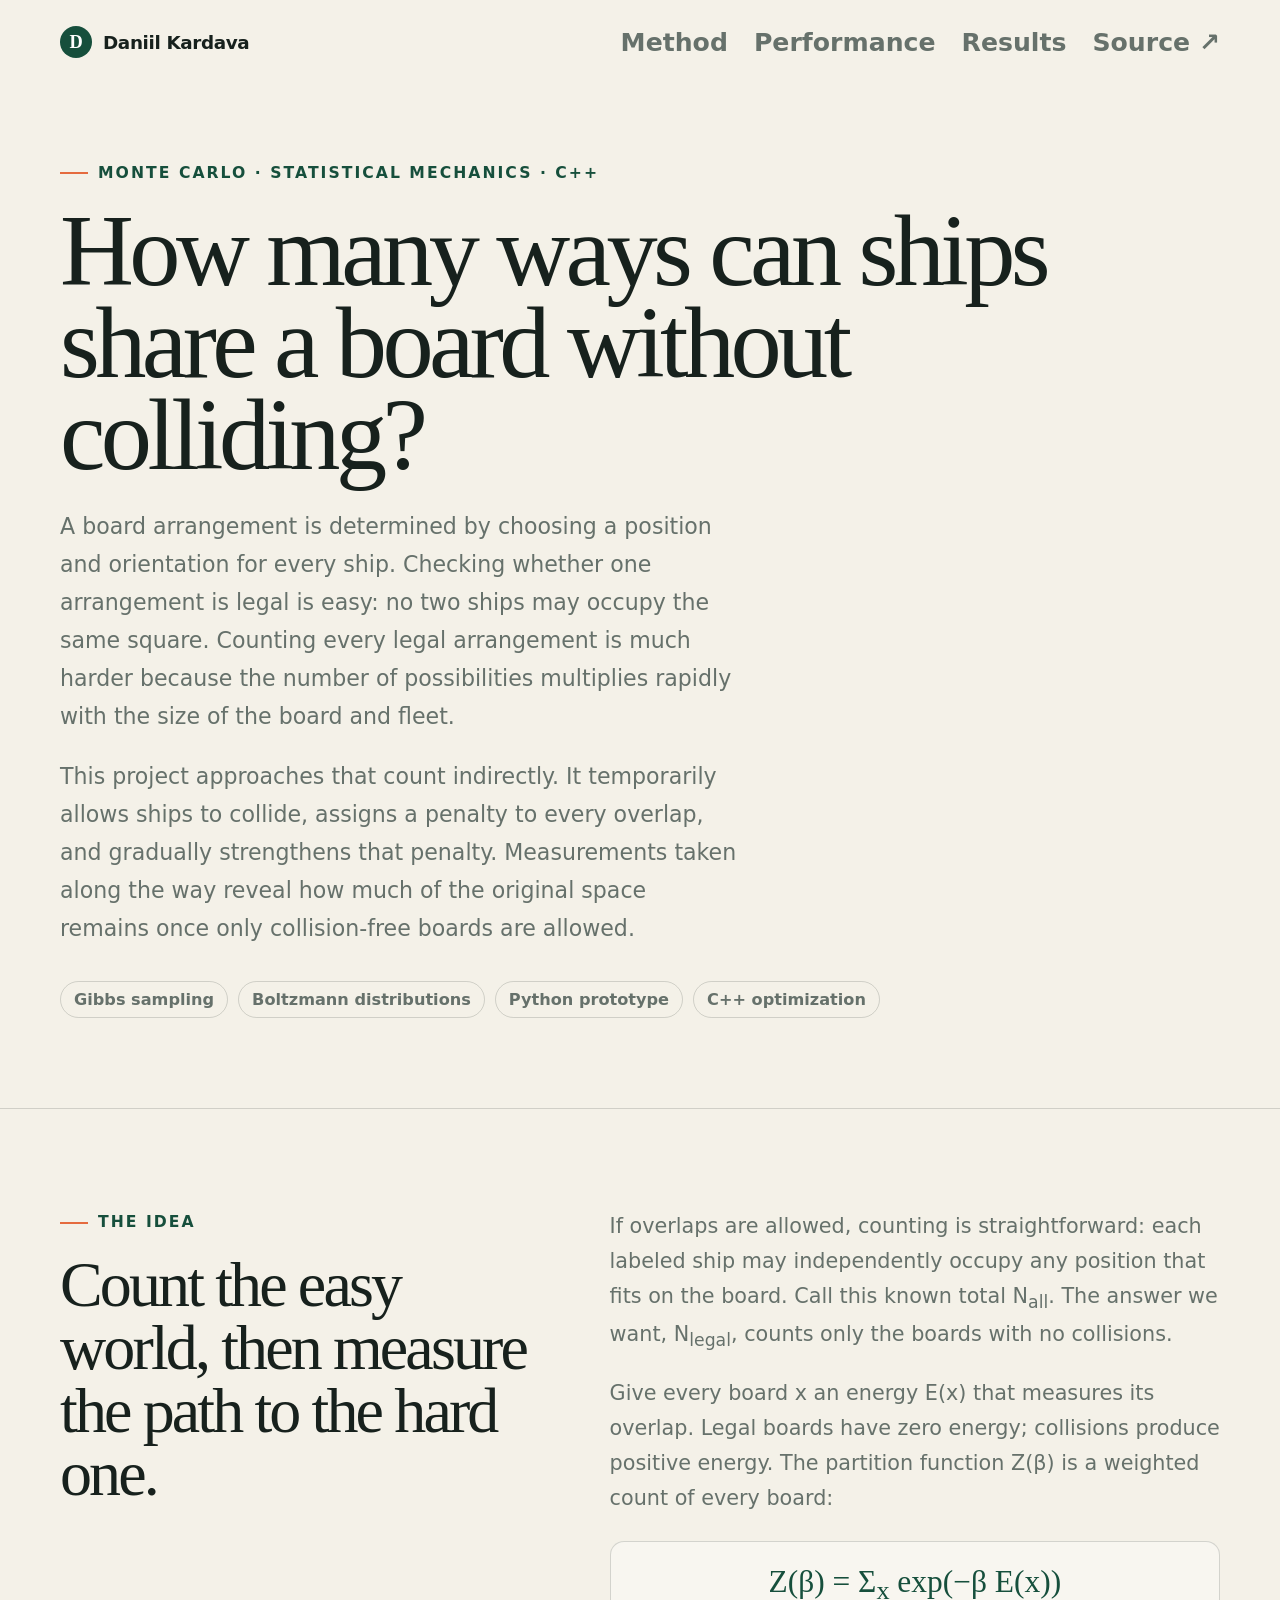
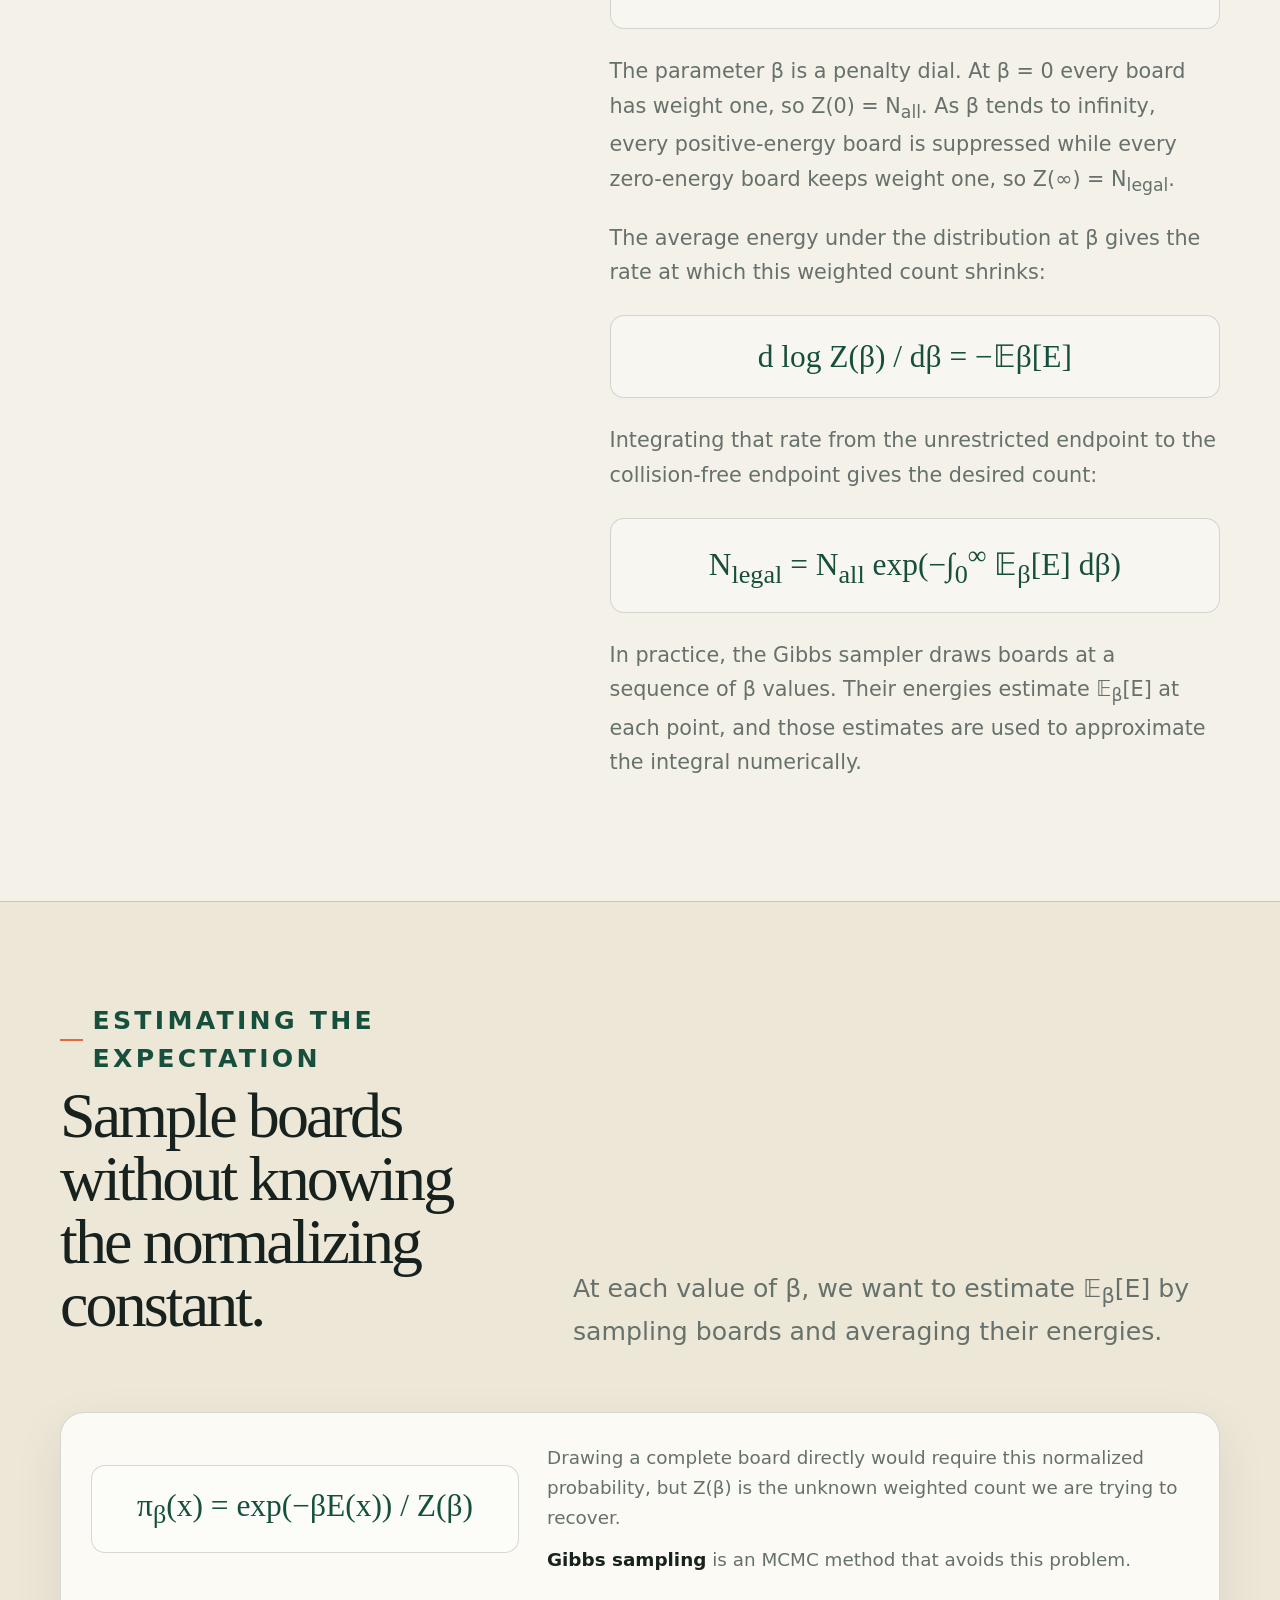
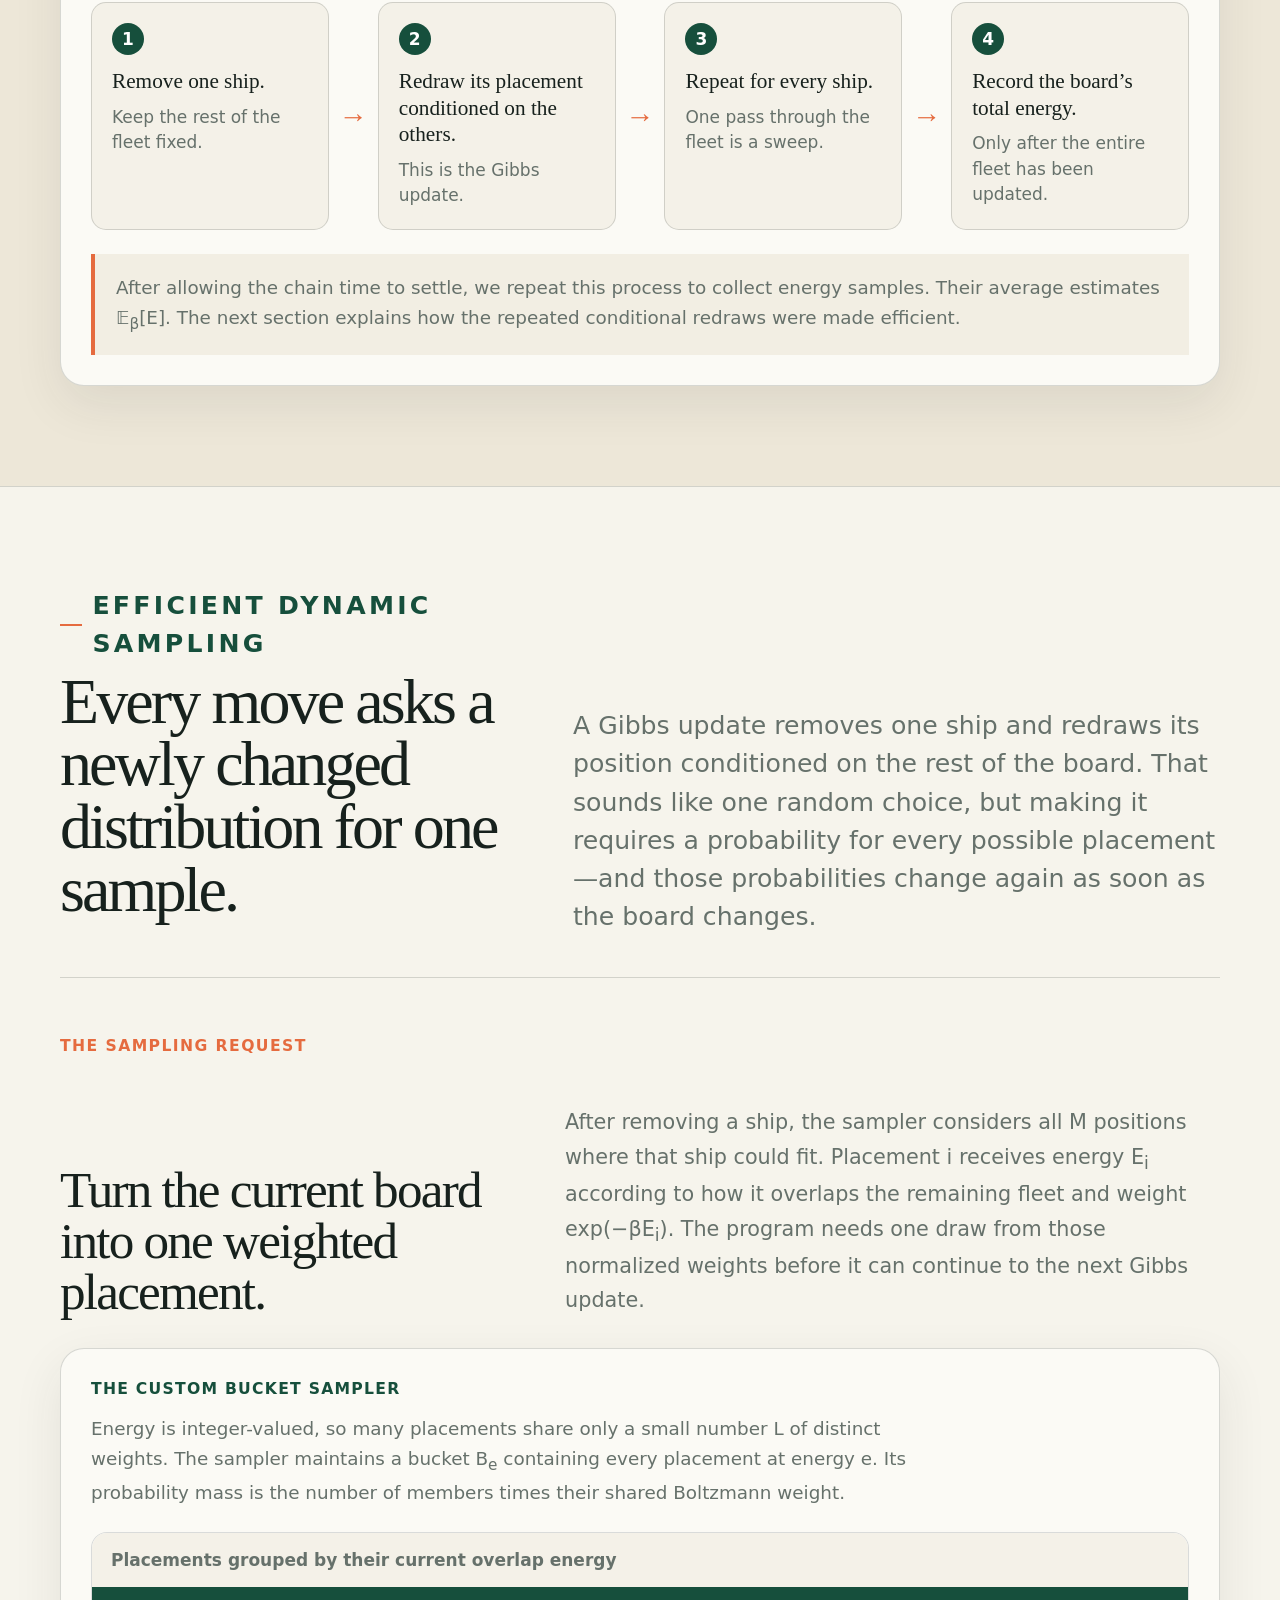
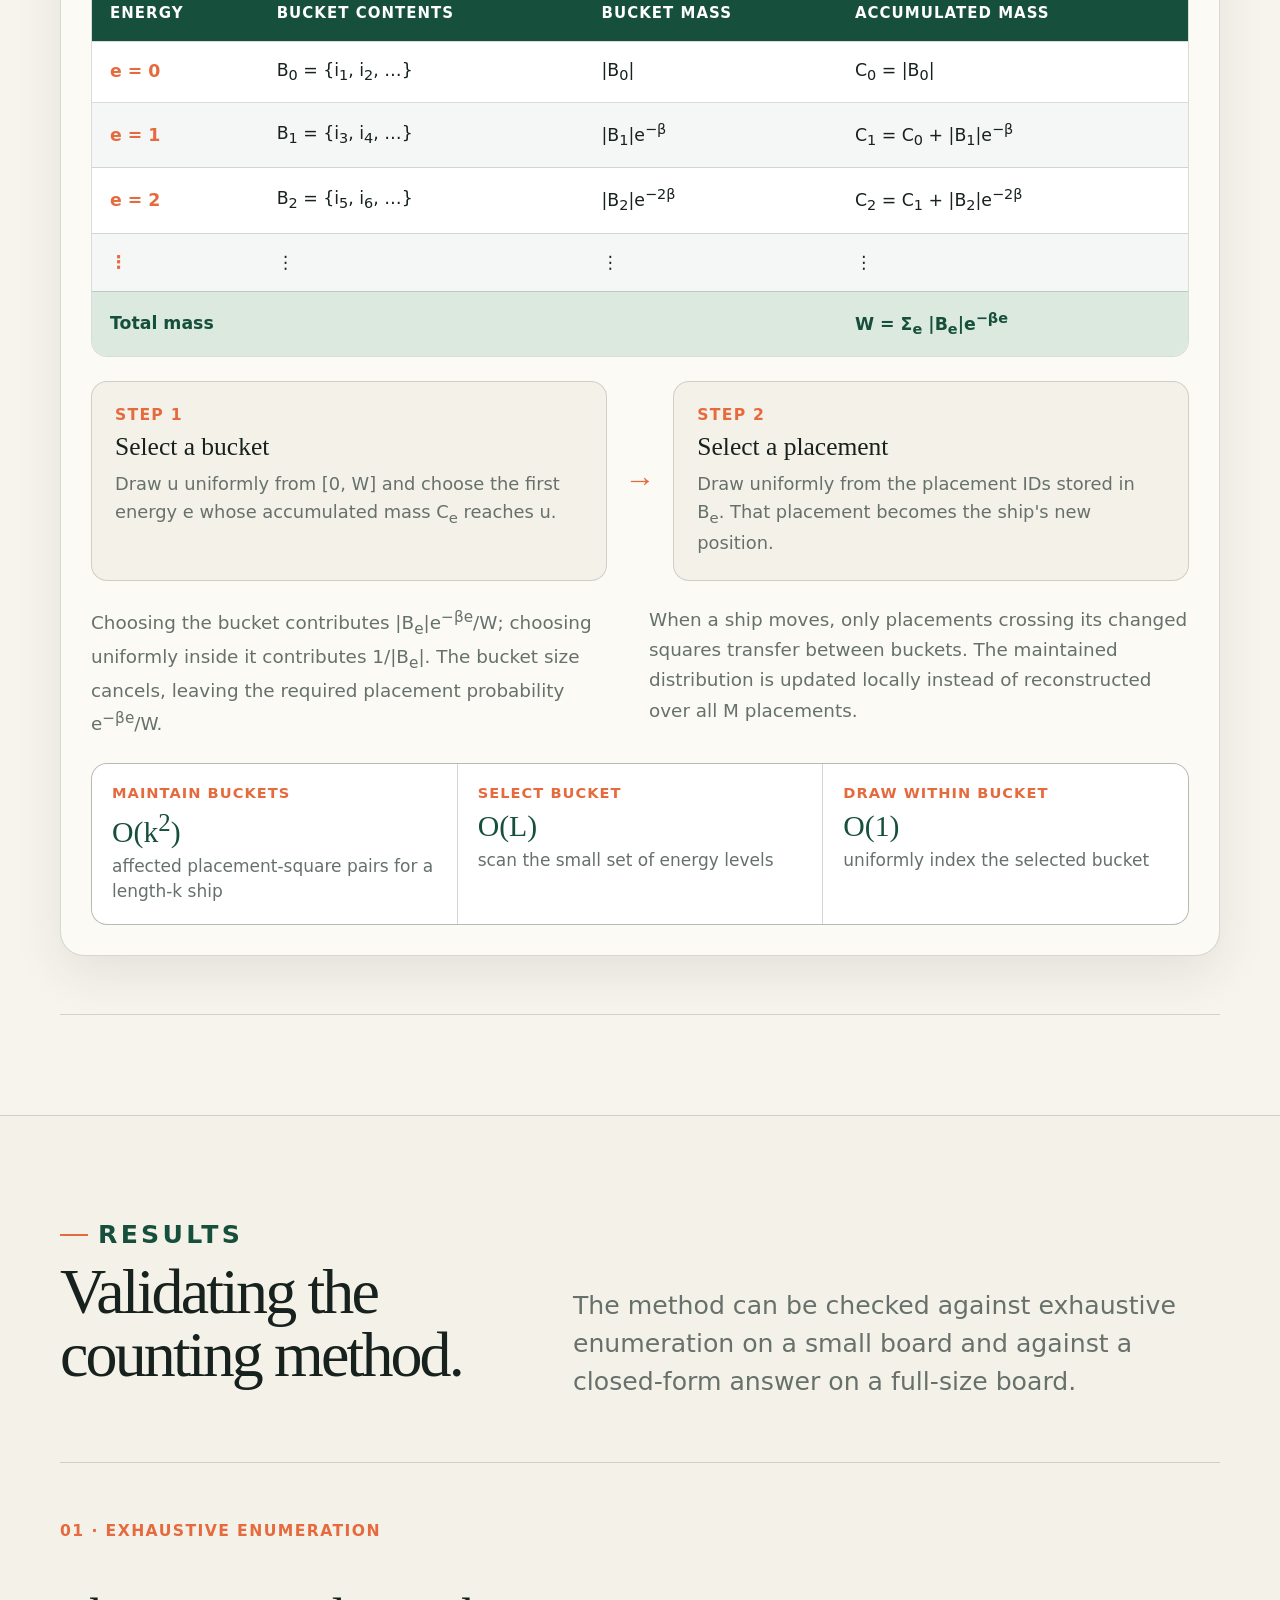
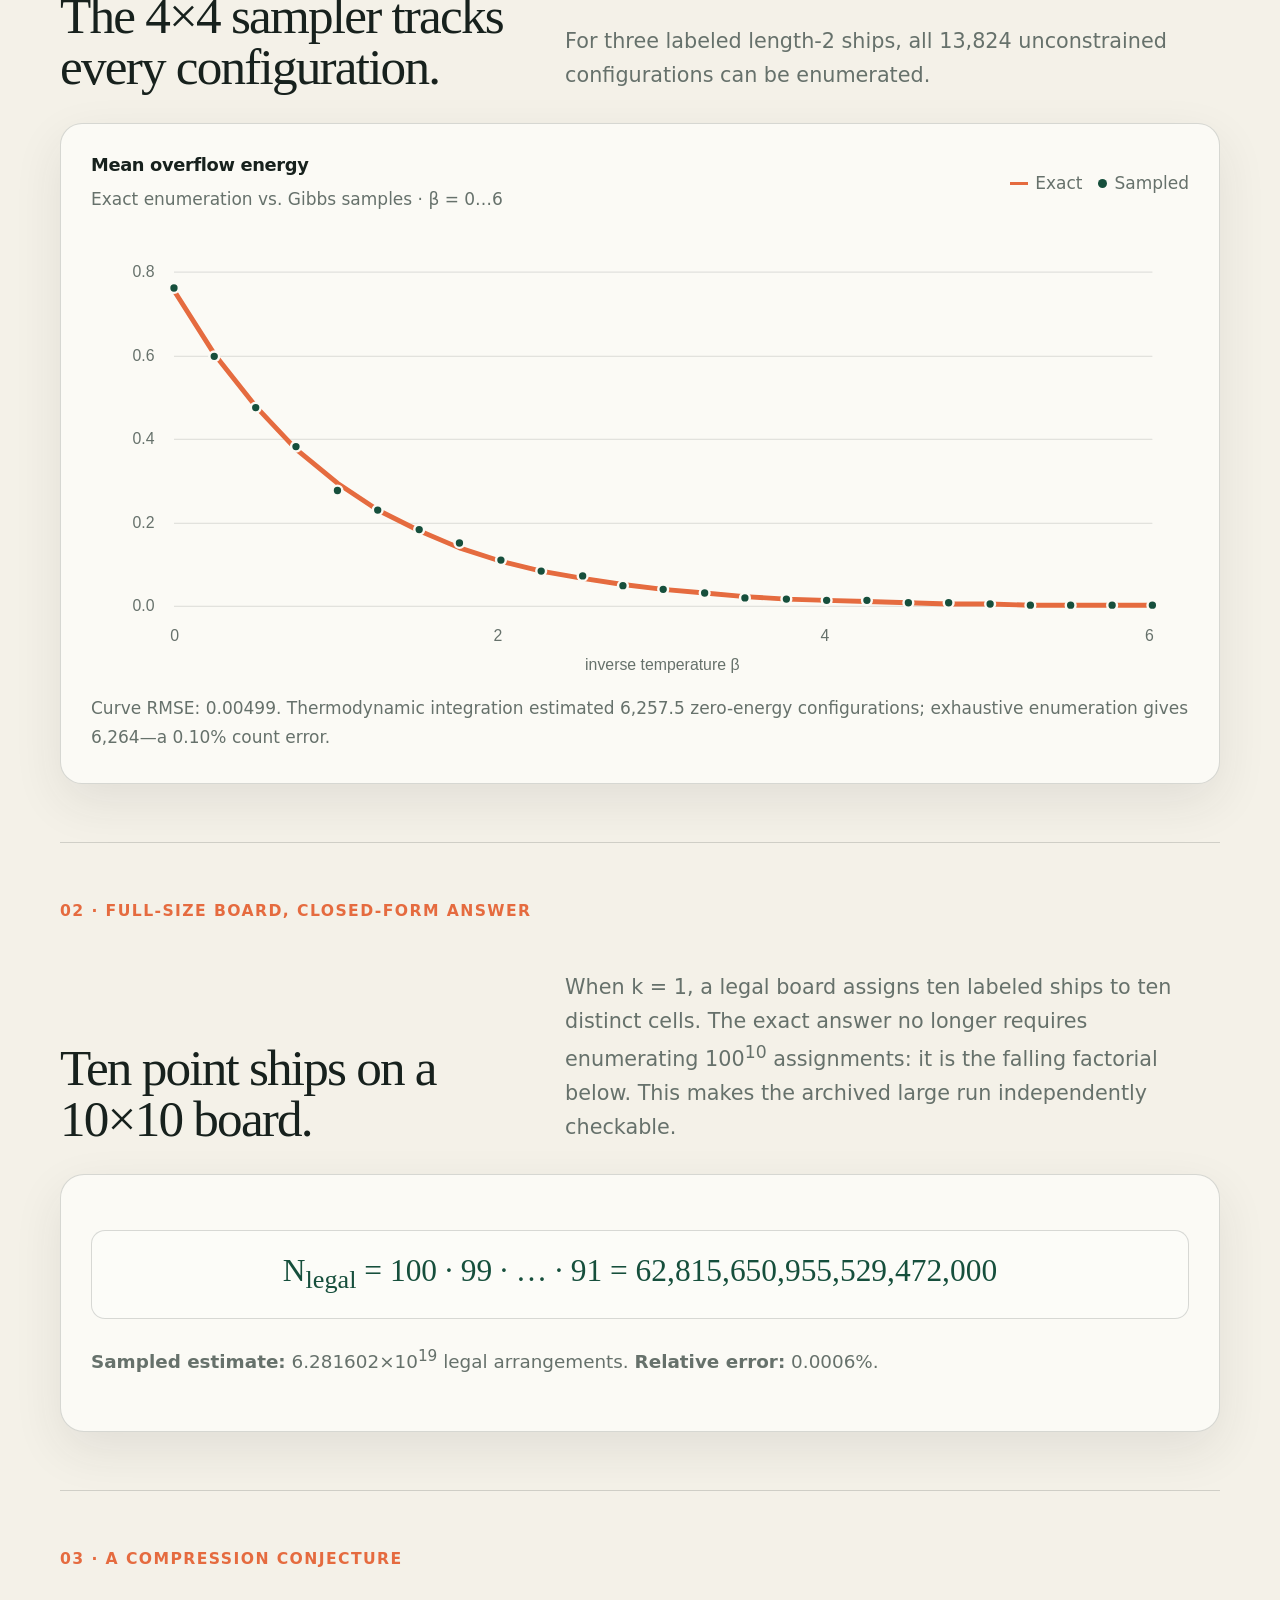
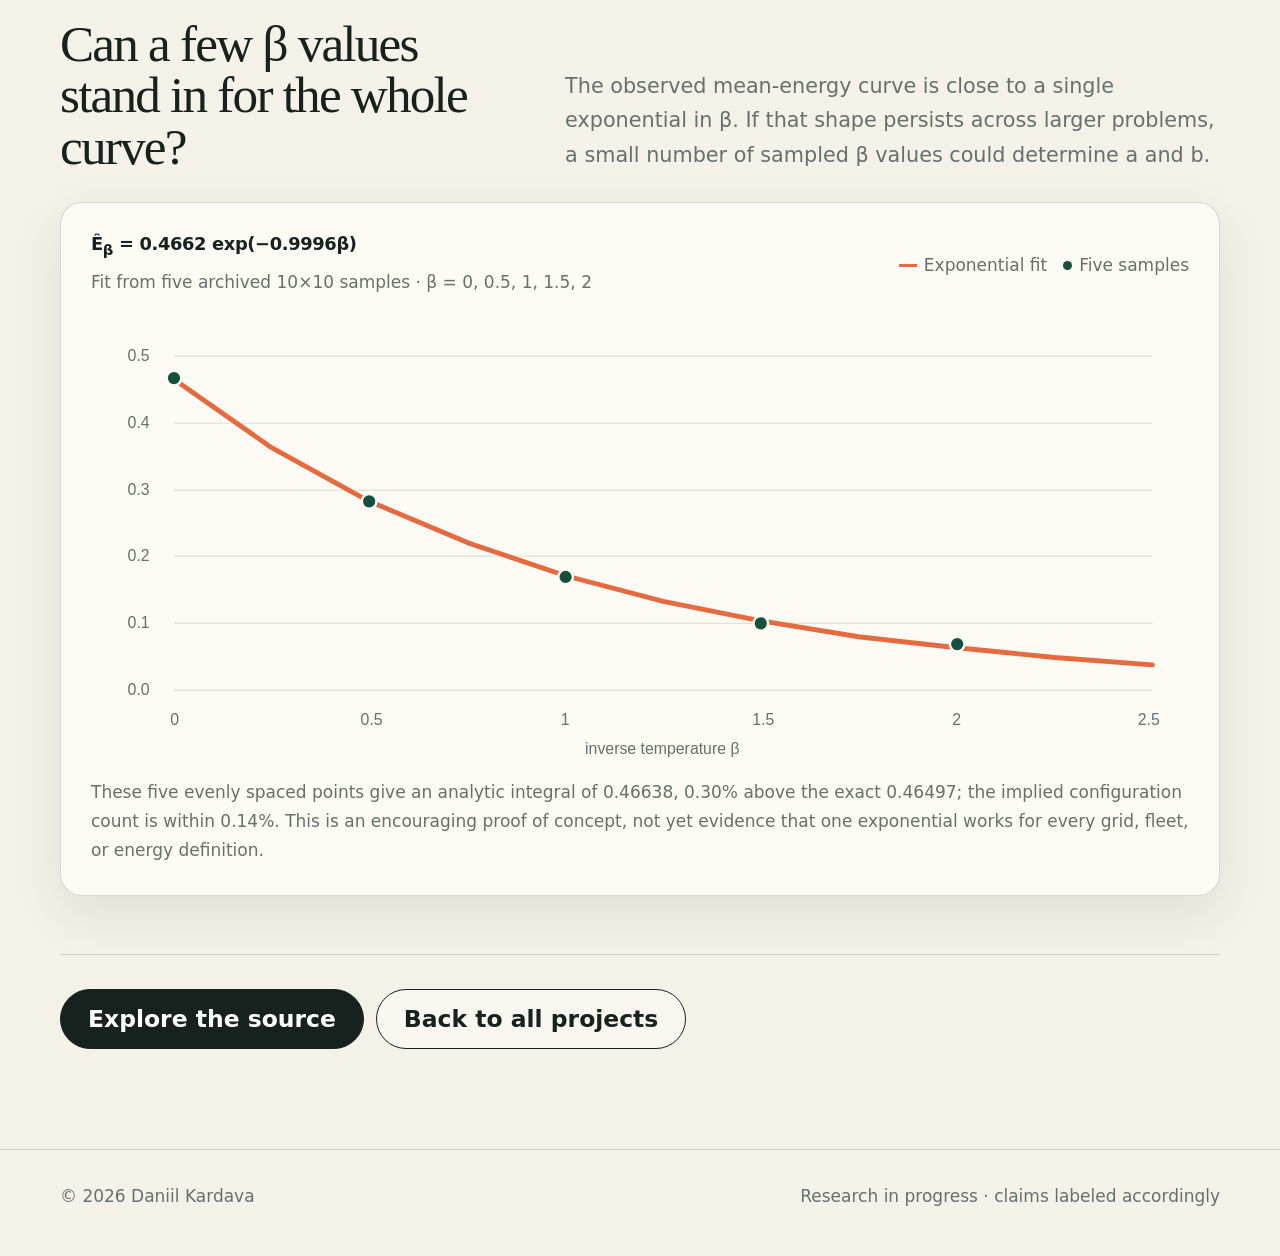
<file: projects/battleship.html>
<!doctype html>
<html lang="en">
<head>
  <meta charset="utf-8">
  <meta name="viewport" content="width=device-width, initial-scale=1">
  <meta name="description" content="A computational study of ship-configuration counting using Gibbs sampling and Boltzmann weights.">
  <title>Counting Ship Configurations — Daniil Kardava</title>
  <link rel="stylesheet" href="../assets/styles.css?v=20260810-8">
</head>
<body>
  <header class="site-header">
    <nav class="nav site-shell" aria-label="Primary navigation">
      <a class="brand" href="../"><span class="brand-mark">D</span><span>Daniil Kardava</span></a>
      <div class="nav-links">
        <a href="#method">Method</a>
        <a href="#performance">Performance</a>
        <a href="#results">Results</a>
        <a href="https://github.com/DaniilKardava/Battleship">Source ↗</a>
      </div>
    </nav>
  </header>

  <main>
    <section class="project-hero">
      <div class="site-shell">
        <p class="eyebrow">Monte Carlo · Statistical mechanics · C++</p>
        <h1>How many ways can ships share a board without colliding?</h1>
        <p class="lede">A board arrangement is determined by choosing a position and orientation for every ship. Checking whether one arrangement is legal is easy: no two ships may occupy the same square. Counting every legal arrangement is much harder because the number of possibilities multiplies rapidly with the size of the board and fleet.</p>
        <p class="lede">This project approaches that count indirectly. It temporarily allows ships to collide, assigns a penalty to every overlap, and gradually strengthens that penalty. Measurements taken along the way reveal how much of the original space remains once only collision-free boards are allowed.</p>
        <ul class="project-meta" aria-label="Project technologies">
          <li>Gibbs sampling</li><li>Boltzmann distributions</li><li>Python prototype</li><li>C++ optimization</li>
        </ul>
      </div>
    </section>


    <section class="section" id="method">
      <div class="site-shell split">
        <div>
          <p class="eyebrow">The idea</p>
          <h2>Count the easy world, then measure the path to the hard one.</h2>
        </div>
        <div class="body-copy">
          <p>If overlaps are allowed, counting is straightforward: each labeled ship may independently occupy any position that fits on the board. Call this known total <em>N</em><sub>all</sub>. The answer we want, <em>N</em><sub>legal</sub>, counts only the boards with no collisions.</p>
          <p>Give every board <em>x</em> an energy <em>E</em>(<em>x</em>) that measures its overlap. Legal boards have zero energy; collisions produce positive energy. The partition function <em>Z</em>(&beta;) is a weighted count of every board:</p>
          <div class="formula" aria-label="Z of beta equals the sum over boards x of exponential negative beta times energy of x">Z(β) = Σ<sub>x</sub> exp(−β E(x))</div>
          <p>The parameter &beta; is a penalty dial. At &beta; = 0 every board has weight one, so <em>Z</em>(0) = <em>N</em><sub>all</sub>. As &beta; tends to infinity, every positive-energy board is suppressed while every zero-energy board keeps weight one, so <em>Z</em>(&infin;) = <em>N</em><sub>legal</sub>.</p>
          <p>The average energy under the distribution at &beta; gives the rate at which this weighted count shrinks:</p>
          <div class="formula" aria-label="Derivative of log Z with respect to beta equals negative expected energy">d log Z(β) / dβ = −𝔼β[E]</div>
          <p>Integrating that rate from the unrestricted endpoint to the collision-free endpoint gives the desired count:</p>
          <div class="formula" aria-label="The number of legal boards equals the number of all boards times exponential negative the integral from zero to infinity of expected energy at beta">N<sub>legal</sub> = N<sub>all</sub> exp(−∫<sub>0</sub><sup>∞</sup> 𝔼<sub>β</sub>[E] dβ)</div>
          <p>In practice, the Gibbs sampler draws boards at a sequence of &beta; values. Their energies estimate 𝔼<sub>&beta;</sub>[E] at each point, and those estimates are used to approximate the integral numerically.</p>
        </div>
      </div>
    </section>

    <section class="section gibbs-section" id="gibbs-sampling">
      <div class="site-shell">
        <div class="section-heading">
          <div>
            <p class="eyebrow">Estimating the expectation</p>
            <h2>Sample boards without knowing the normalizing constant.</h2>
          </div>
          <p>At each value of &beta;, we want to estimate &#120124;<sub>&beta;</sub>[E] by sampling boards and averaging their energies.</p>
        </div>

        <div class="gibbs-panel">
          <div class="gibbs-motivation">
            <div class="formula" aria-label="Probability of board x at beta equals exponential negative beta energy divided by Z of beta">&pi;<sub>&beta;</sub>(x) = exp(&minus;&beta;E(x)) / Z(&beta;)</div>
            <div>
              <p>Drawing a complete board directly would require this normalized probability, but <em>Z</em>(&beta;) is the unknown weighted count we are trying to recover.</p>
              <p><strong>Gibbs sampling</strong> is an MCMC method that avoids this problem.</p>
            </div>
          </div>

          <div class="gibbs-cycle" aria-label="One Gibbs sweep redraws each ship in turn and then records the energy">
            <article class="gibbs-step">
              <span>1</span>
              <strong>Remove one ship.</strong>
              <p>Keep the rest of the fleet fixed.</p>
            </article>
            <b aria-hidden="true">&rarr;</b>
            <article class="gibbs-step">
              <span>2</span>
              <strong>Redraw its placement conditioned on the others.</strong>
              <p>This is the Gibbs update.</p>
            </article>
            <b aria-hidden="true">&rarr;</b>
            <article class="gibbs-step">
              <span>3</span>
              <strong>Repeat for every ship.</strong>
              <p>One pass through the fleet is a sweep.</p>
            </article>
            <b aria-hidden="true">&rarr;</b>
            <article class="gibbs-step">
              <span>4</span>
              <strong>Record the board&rsquo;s total energy.</strong>
              <p>Only after the entire fleet has been updated.</p>
            </article>
          </div>

          <p class="gibbs-conclusion">After allowing the chain time to settle, we repeat this process to collect energy samples. Their average estimates &#120124;<sub>&beta;</sub>[E]. The next section explains how the repeated conditional redraws were made efficient.</p>
        </div>
      </div>
    </section>

    <section class="section scratch-section" id="performance">
      <div class="site-shell">
        <div class="section-heading">
          <div>
            <p class="eyebrow">Efficient dynamic sampling</p>
            <h2>Every move asks a newly changed distribution for one sample.</h2>
          </div>
          <p>A Gibbs update removes one ship and redraws its position conditioned on the rest of the board. That sounds like one random choice, but making it requires a probability for every possible placement&mdash;and those probabilities change again as soon as the board changes.</p>
        </div>

        <div class="scratch-story">
          <article class="story-chapter">
            <div class="story-header">
              <span>The sampling request</span>
              <h3>Turn the current board into one weighted placement.</h3>
              <p>After removing a ship, the sampler considers all <em>M</em> positions where that ship could fit. Placement <em>i</em> receives energy <em>E</em><sub>i</sub> according to how it overlaps the remaining fleet and weight exp(&minus;&beta;<em>E</em><sub>i</sub>). The program needs one draw from those normalized weights before it can continue to the next Gibbs update.</p>
            </div>
            <div class="story-visual">
              <span class="pass-label">The custom bucket sampler</span>
              <p class="bucket-intro">Energy is integer-valued, so many placements share only a small number <em>L</em> of distinct weights. The sampler maintains a bucket <em>B</em><sub>e</sub> containing every placement at energy <em>e</em>. Its probability mass is the number of members times their shared Boltzmann weight.</p>
              <div class="bucket-ledger-wrap">
                <table class="bucket-ledger">
                  <caption>Placements grouped by their current overlap energy</caption>
                  <thead><tr><th>Energy</th><th>Bucket contents</th><th>Bucket mass</th><th>Accumulated mass</th></tr></thead>
                  <tbody>
                    <tr><td>e = 0</td><td>B<sub>0</sub> = {i<sub>1</sub>, i<sub>2</sub>, &hellip;}</td><td>|B<sub>0</sub>|</td><td>C<sub>0</sub> = |B<sub>0</sub>|</td></tr>
                    <tr><td>e = 1</td><td>B<sub>1</sub> = {i<sub>3</sub>, i<sub>4</sub>, &hellip;}</td><td>|B<sub>1</sub>|e<sup>&minus;&beta;</sup></td><td>C<sub>1</sub> = C<sub>0</sub> + |B<sub>1</sub>|e<sup>&minus;&beta;</sup></td></tr>
                    <tr><td>e = 2</td><td>B<sub>2</sub> = {i<sub>5</sub>, i<sub>6</sub>, &hellip;}</td><td>|B<sub>2</sub>|e<sup>&minus;2&beta;</sup></td><td>C<sub>2</sub> = C<sub>1</sub> + |B<sub>2</sub>|e<sup>&minus;2&beta;</sup></td></tr>
                    <tr><td>&vellip;</td><td>&vellip;</td><td>&vellip;</td><td>&vellip;</td></tr>
                  </tbody>
                  <tfoot><tr><th colspan="3">Total mass</th><td>W = &Sigma;<sub>e</sub> |B<sub>e</sub>|e<sup>&minus;&beta;e</sup></td></tr></tfoot>
                </table>
              </div>

              <div class="bucket-draw" aria-label="Two-step bucketed sampling process">
                <div class="bucket-step"><span>Step 1</span><strong>Select a bucket</strong><p>Draw <em>u</em> uniformly from [0, <em>W</em>] and choose the first energy <em>e</em> whose accumulated mass <em>C</em><sub>e</sub> reaches <em>u</em>.</p></div>
                <b aria-hidden="true">&rarr;</b>
                <div class="bucket-step"><span>Step 2</span><strong>Select a placement</strong><p>Draw uniformly from the placement IDs stored in <em>B</em><sub>e</sub>. That placement becomes the ship's new position.</p></div>
              </div>

              <div class="sampler-summary">
                <p>Choosing the bucket contributes |B<sub>e</sub>|e<sup>&minus;&beta;e</sup>/W; choosing uniformly inside it contributes 1/|B<sub>e</sub>|. The bucket size cancels, leaving the required placement probability e<sup>&minus;&beta;e</sup>/W.</p>
                <p>When a ship moves, only placements crossing its changed squares transfer between buckets. The maintained distribution is updated locally instead of reconstructed over all <em>M</em> placements.</p>
              </div>

              <div class="sampler-complexity" aria-label="Sampler complexity">
                <div><span>Maintain buckets</span><strong>O(k<sup>2</sup>)</strong><p>affected placement-square pairs for a length-<em>k</em> ship</p></div>
                <div><span>Select bucket</span><strong>O(L)</strong><p>scan the small set of energy levels</p></div>
                <div><span>Draw within bucket</span><strong>O(1)</strong><p>uniformly index the selected bucket</p></div>
              </div>
            </div>
          </article>
        </div>
      </div>
    </section>

    <section class="section" id="results">
      <div class="site-shell">
        <div class="section-heading">
          <div>
            <p class="eyebrow">Results</p>
            <h2>Validating the counting method.</h2>
          </div>
          <p>The method can be checked against exhaustive enumeration on a small board and against a closed-form answer on a full-size board.</p>
        </div>

        <div class="scratch-story">
          <article class="story-chapter">
            <div class="story-header">
              <span>01 &middot; Exhaustive enumeration</span>
              <h3>The 4&times;4 sampler tracks every configuration.</h3>
              <p>For three labeled length-2 ships, all 13,824 unconstrained configurations can be enumerated.</p>
            </div>

            <div class="chart-card">
              <div class="chart-header">
                <div><h3>Mean overflow energy</h3><p>Exact enumeration vs. Gibbs samples &middot; &beta; = 0&hellip;6</p></div>
                <div class="chart-legends"><p class="chart-legend exact">Exact</p><p class="chart-legend sampled">Sampled</p></div>
              </div>
              <svg class="chart" viewBox="0 0 900 360" role="img" aria-labelledby="chart-title chart-desc">
                <title id="chart-title">Exact and sampled mean overflow energy across inverse temperature</title>
                <desc id="chart-desc">The sampled points closely follow the exact energy curve from beta zero through six.</desc>
                <line class="grid" x1="68" y1="28" x2="870" y2="28"/><line class="grid" x1="68" y1="97" x2="870" y2="97"/><line class="grid" x1="68" y1="165" x2="870" y2="165"/><line class="grid" x1="68" y1="234" x2="870" y2="234"/><line class="grid" x1="68" y1="302" x2="870" y2="302"/>
                <text x="34" y="32">0.8</text><text x="34" y="101">0.6</text><text x="34" y="169">0.4</text><text x="34" y="238">0.2</text><text x="34" y="306">0.0</text>
                <path class="curve" d="M68 43 L101 95 L135 138 L168 173 L202 201 L235 223 L269 240 L302 254 L336 265 L369 273 L403 279 L436 284 L469 288 L503 291 L536 294 L570 296 L603 297 L636 298 L670 299 L703 300 L737 300 L770 301 L803 301 L837 301 L870 301"/>
                <g fill="#164f3c" stroke="#fbfaf5" stroke-width="2">
                  <circle cx="68" cy="41" r="4"/><circle cx="101" cy="97" r="4"/><circle cx="135" cy="139" r="4"/><circle cx="168" cy="171" r="4"/><circle cx="202" cy="207" r="4"/><circle cx="235" cy="223" r="4"/><circle cx="269" cy="239" r="4"/><circle cx="302" cy="250" r="4"/><circle cx="336" cy="264" r="4"/><circle cx="369" cy="273" r="4"/><circle cx="403" cy="277" r="4"/><circle cx="436" cy="285" r="4"/><circle cx="469" cy="288" r="4"/><circle cx="503" cy="291" r="4"/><circle cx="536" cy="295" r="4"/><circle cx="570" cy="296" r="4"/><circle cx="603" cy="297" r="4"/><circle cx="636" cy="297" r="4"/><circle cx="670" cy="299" r="4"/><circle cx="703" cy="299" r="4"/><circle cx="737" cy="300" r="4"/><circle cx="770" cy="301" r="4"/><circle cx="803" cy="301" r="4"/><circle cx="837" cy="301" r="4"/><circle cx="870" cy="301" r="4"/>
                </g>
                <text x="65" y="330">0</text><text x="330" y="330">2</text><text x="598" y="330">4</text><text x="864" y="330">6</text>
                <text x="405" y="354">inverse temperature &beta;</text>
              </svg>
              <p class="caption">Curve RMSE: 0.00499. Thermodynamic integration estimated 6,257.5 zero-energy configurations; exhaustive enumeration gives 6,264&mdash;a 0.10% count error.</p>
            </div>
          </article>

          <article class="story-chapter">
            <div class="story-header">
              <span>02 &middot; Full-size board, closed-form answer</span>
              <h3>Ten point ships on a 10&times;10 board.</h3>
              <p>When <em>k</em> = 1, a legal board assigns ten labeled ships to ten distinct cells. The exact answer no longer requires enumerating 100<sup>10</sup> assignments: it is the falling factorial below. This makes the archived large run independently checkable.</p>
            </div>

            <div class="story-visual">
              <div class="formula" aria-label="The legal count equals 100 times 99 through 91">N<sub>legal</sub> = 100 &middot; 99 &middot; &hellip; &middot; 91 = 62,815,650,955,529,472,000</div>
              <p class="bucket-intro"><strong>Sampled estimate:</strong> 6.281602&times;10<sup>19</sup> legal arrangements. <strong>Relative error:</strong> 0.0006%.</p>
            </div>
          </article>

          <article class="story-chapter">
            <div class="story-header">
              <span>03 &middot; A compression conjecture</span>
              <h3>Can a few &beta; values stand in for the whole curve?</h3>
              <p>The observed mean-energy curve is close to a single exponential in &beta;. If that shape persists across larger problems, a small number of sampled &beta; values could determine <em>a</em> and <em>b</em>.</p>
            </div>

            <div class="chart-card">
              <div class="chart-header">
                <div><h3>E&#770;<sub>&beta;</sub> = 0.4662 exp(&minus;0.9996&beta;)</h3><p>Fit from five archived 10&times;10 samples &middot; &beta; = 0, 0.5, 1, 1.5, 2</p></div>
                <div class="chart-legends"><p class="chart-legend">Exponential fit</p><p class="chart-legend sampled">Five samples</p></div>
              </div>
              <svg class="chart" viewBox="0 0 900 360" role="img" aria-labelledby="fit-chart-title fit-chart-desc">
                <title id="fit-chart-title">Five sampled mean energies and an exponential fit</title>
                <desc id="fit-chart-desc">Five points from beta zero to two lie close to the fitted exponential curve.</desc>
                <line class="grid" x1="68" y1="28" x2="870" y2="28"/><line class="grid" x1="68" y1="83" x2="870" y2="83"/><line class="grid" x1="68" y1="138" x2="870" y2="138"/><line class="grid" x1="68" y1="192" x2="870" y2="192"/><line class="grid" x1="68" y1="247" x2="870" y2="247"/><line class="grid" x1="68" y1="302" x2="870" y2="302"/>
                <text x="30" y="32">0.5</text><text x="30" y="87">0.4</text><text x="30" y="142">0.3</text><text x="30" y="196">0.2</text><text x="30" y="251">0.1</text><text x="30" y="306">0.0</text>
                <path class="curve" d="M68 47 L148 103 L228 147 L309 181 L389 208 L469 229 L549 245 L629 258 L710 267 L790 275 L870 281"/>
                <g fill="#164f3c" stroke="#fbfaf5" stroke-width="2">
                  <circle cx="68" cy="46" r="6"/><circle cx="228" cy="147" r="6"/><circle cx="389" cy="209" r="6"/><circle cx="549" cy="247" r="6"/><circle cx="710" cy="264" r="6"/>
                </g>
                <text x="65" y="330">0</text><text x="221" y="330">0.5</text><text x="385" y="330">1</text><text x="542" y="330">1.5</text><text x="706" y="330">2</text><text x="858" y="330">2.5</text>
                <text x="405" y="354">inverse temperature &beta;</text>
              </svg>
              <p class="caption">These five evenly spaced points give an analytic integral of 0.46638, 0.30% above the exact 0.46497; the implied configuration count is within 0.14%. This is an encouraging proof of concept, not yet evidence that one exponential works for every grid, fleet, or energy definition.</p>
            </div>
          </article>
        </div>

        <div class="hero-actions">
          <a class="button primary" href="https://github.com/DaniilKardava/Battleship">Explore the source</a>
          <a class="button secondary" href="../">Back to all projects</a>
        </div>
      </div>
    </section>
  </main>

  <footer class="footer">
    <div class="footer-inner site-shell">
      <span>© <span data-year></span> Daniil Kardava</span>
      <span>Research in progress · claims labeled accordingly</span>
    </div>
  </footer>
  <script src="../assets/site.js?v=20260810-4"></script>
</body>
</html>
</file>
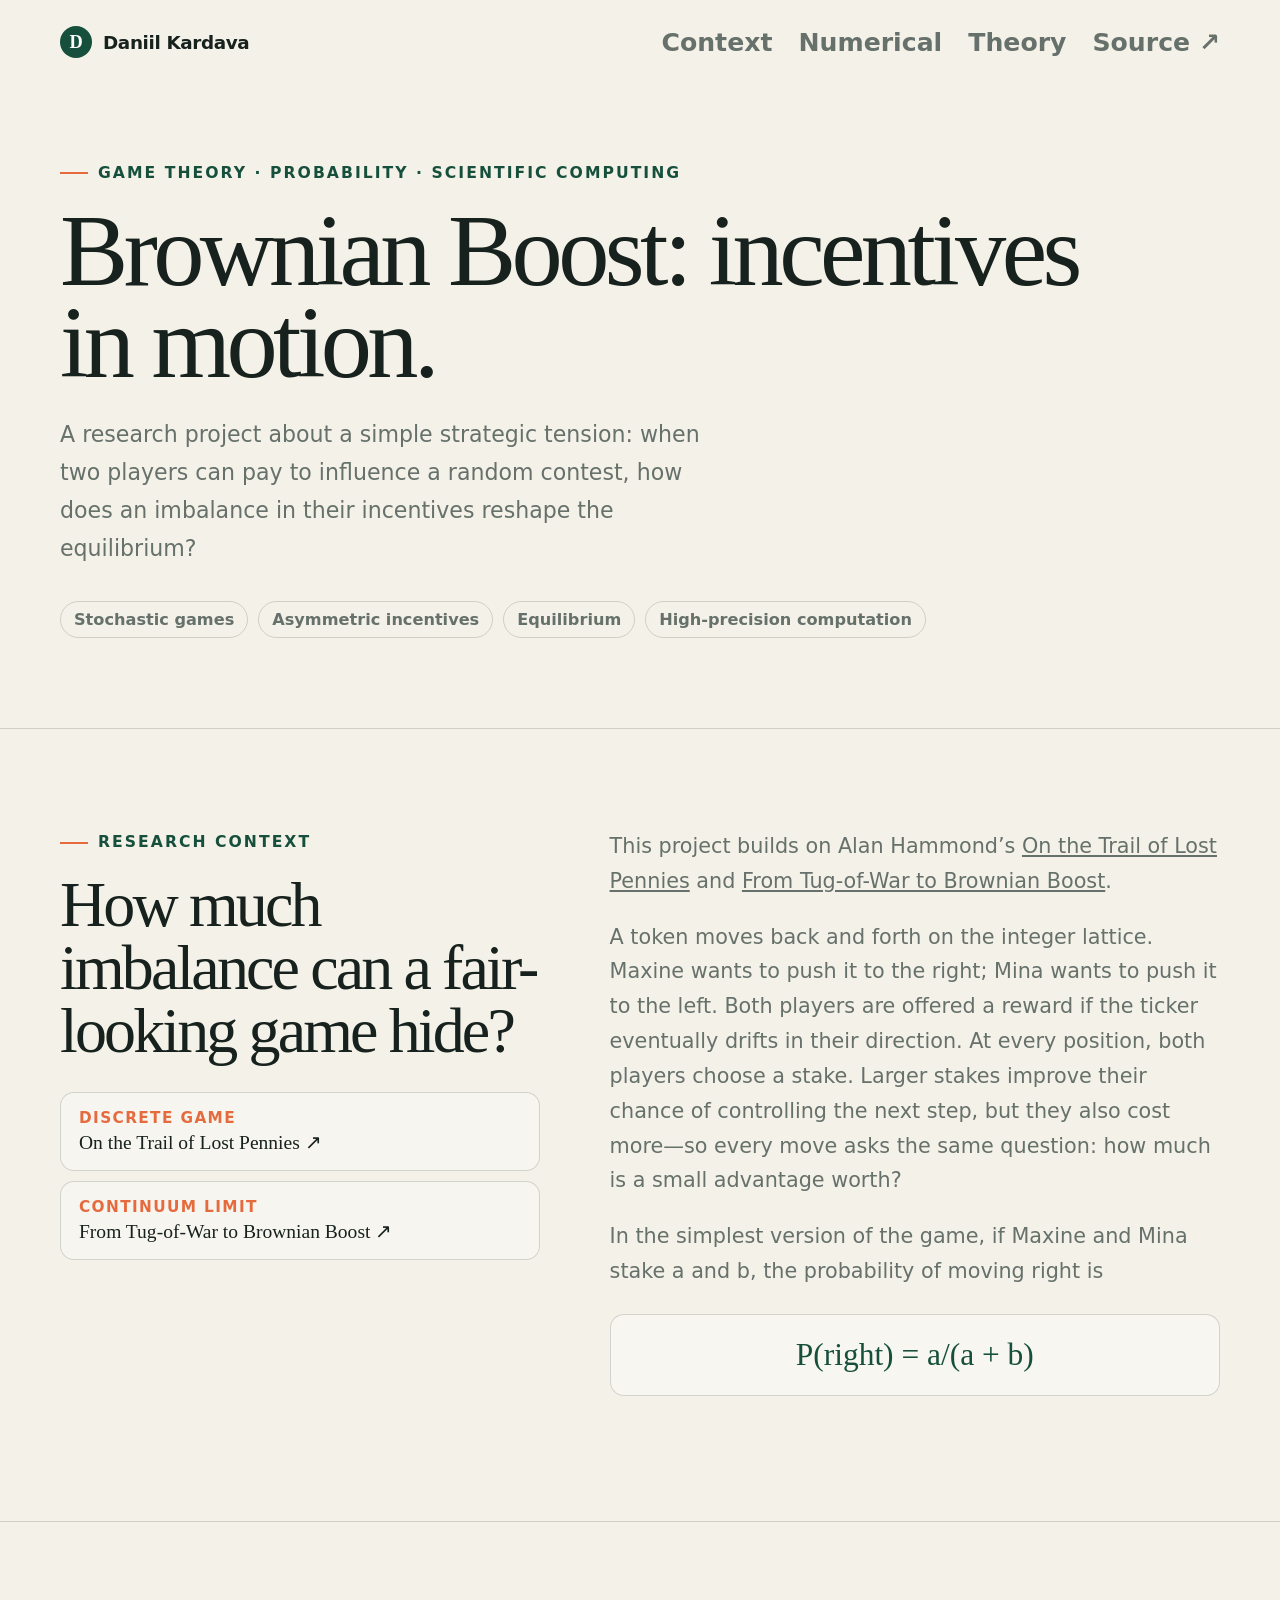
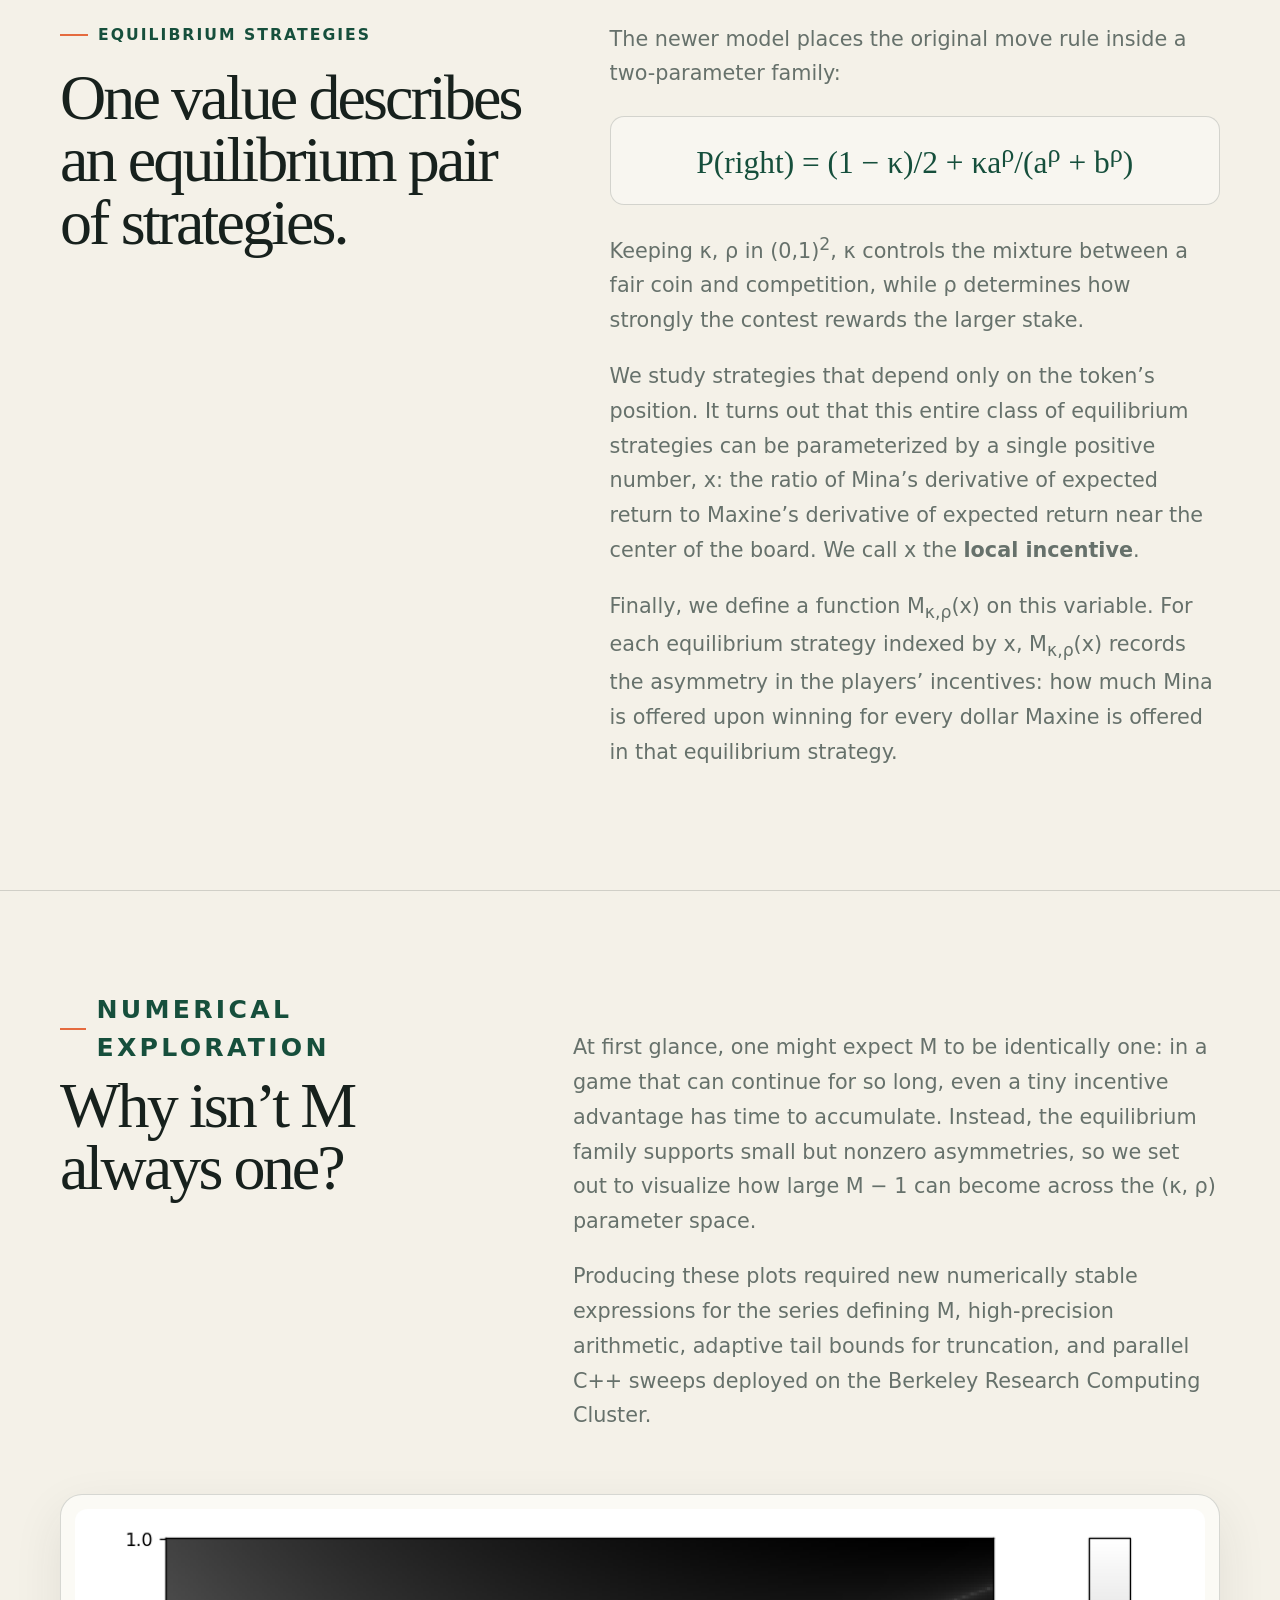
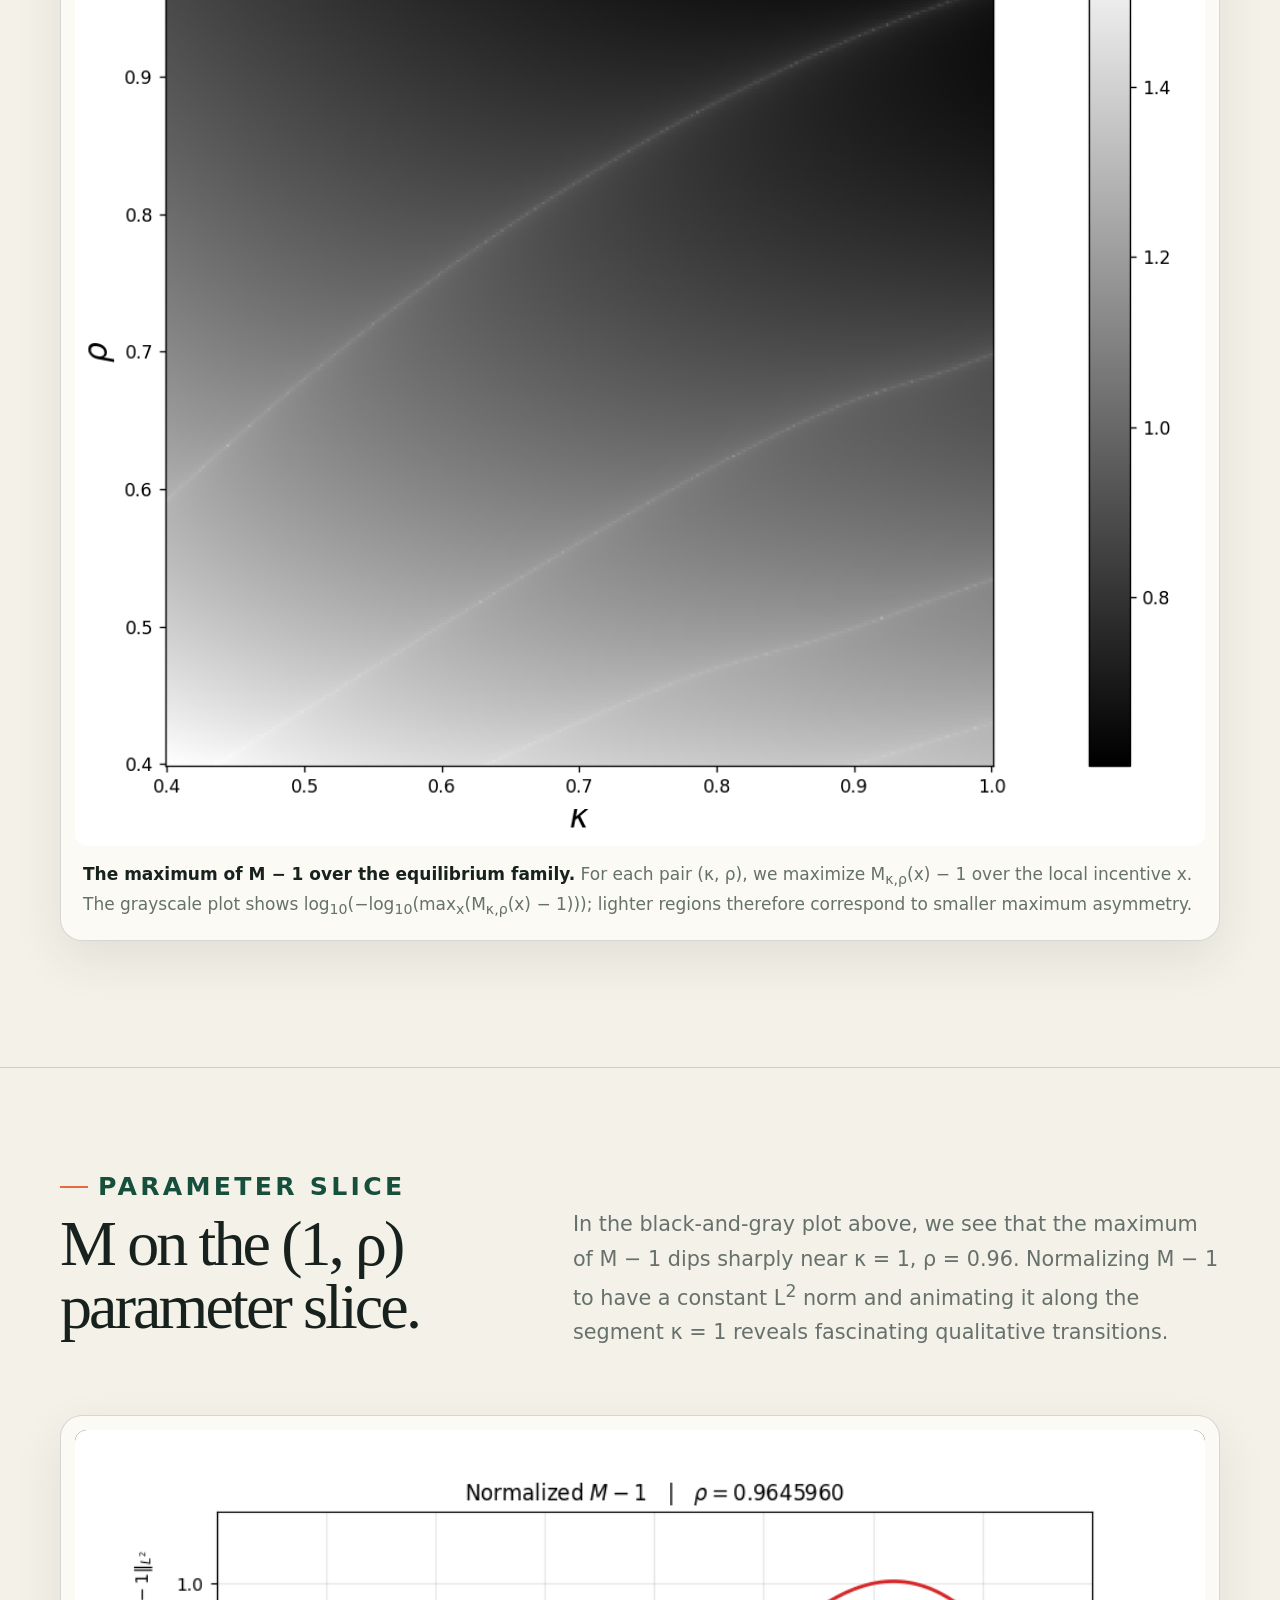
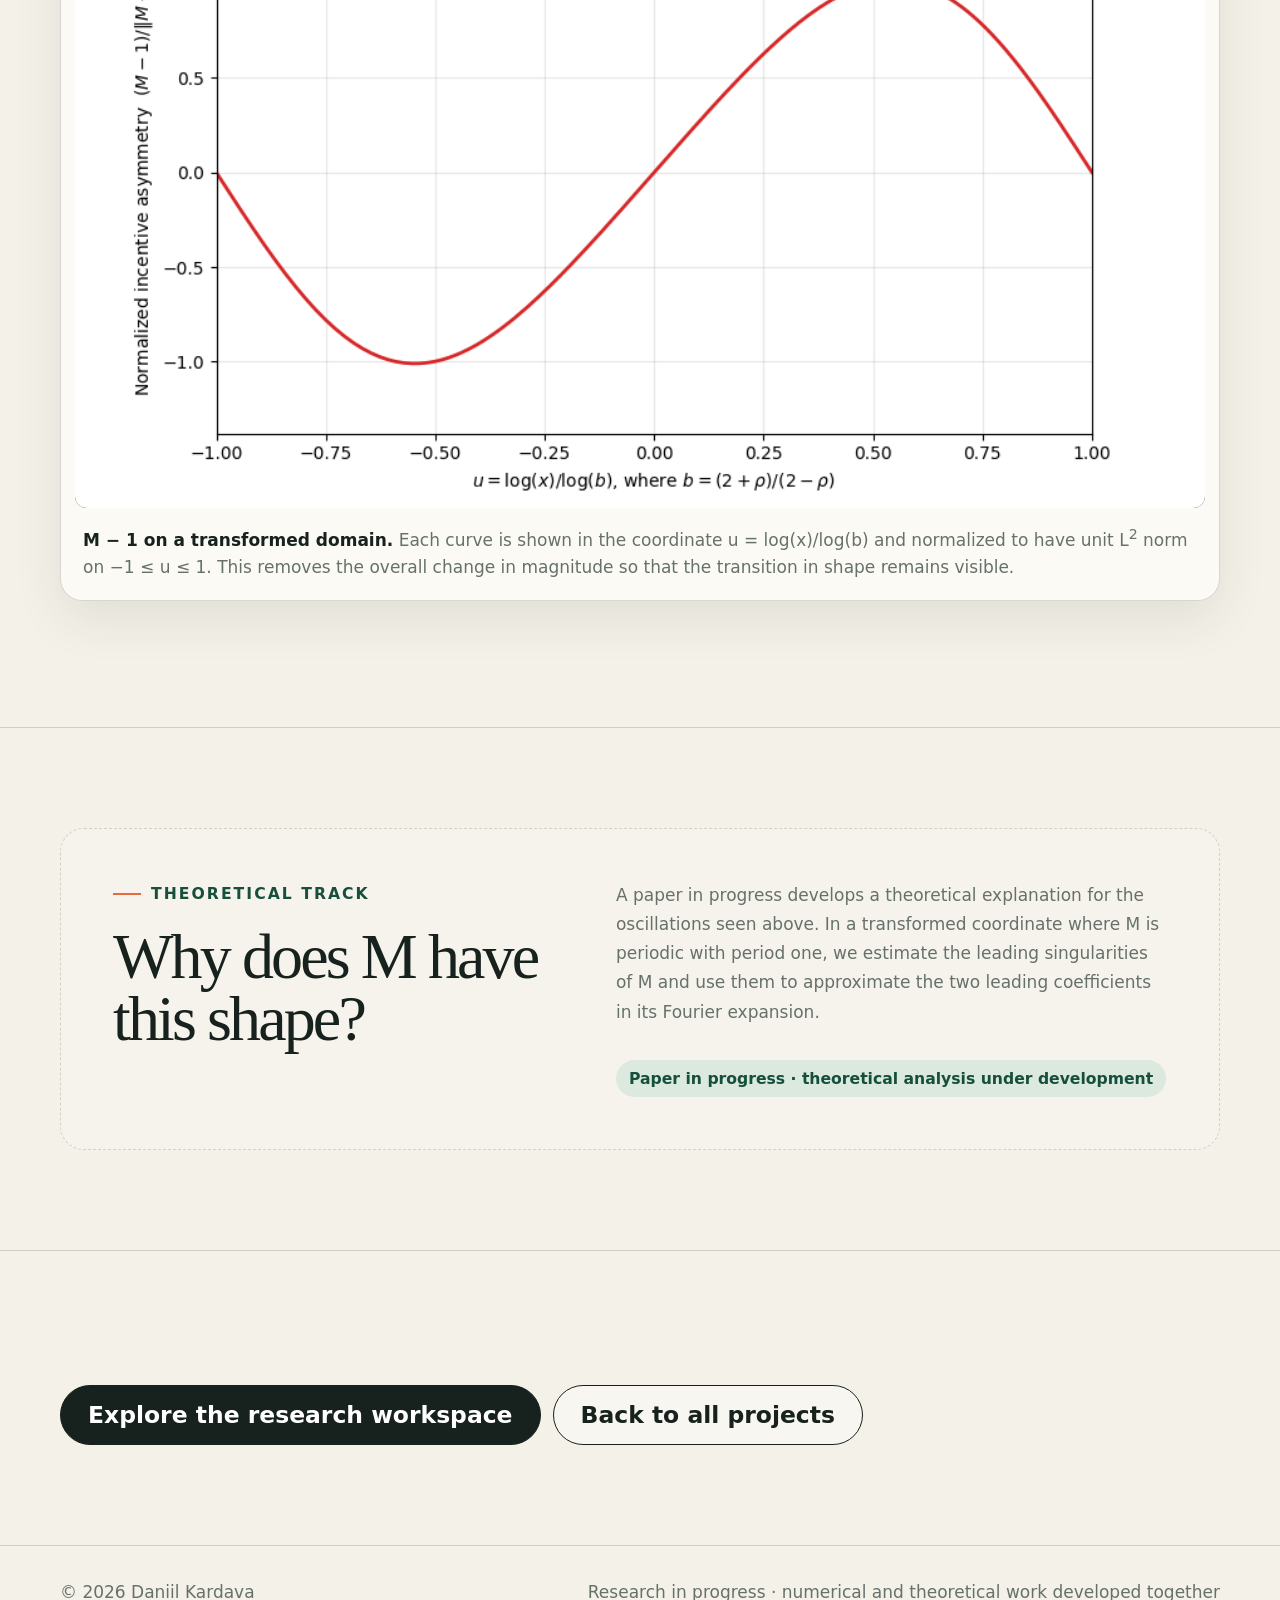
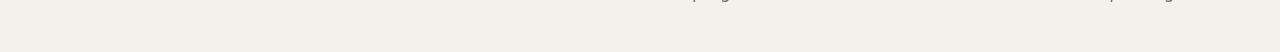
<file: projects/brownian-boost.html>
<!doctype html>
<html lang="en">
<head>
  <meta charset="utf-8">
  <meta name="viewport" content="width=device-width, initial-scale=1">
  <meta name="description" content="Brownian Boost: studying how asymmetric incentives shape equilibrium in a player-funded tug-of-war.">
  <title>Brownian Boost — Daniil Kardava</title>
  <link rel="stylesheet" href="../assets/styles.css?v=20260810-5">
</head>
<body>
  <header class="site-header">
    <nav class="nav site-shell" aria-label="Primary navigation">
      <a class="brand" href="../"><span class="brand-mark">D</span><span>Daniil Kardava</span></a>
      <div class="nav-links">
        <a href="#context">Context</a>
        <a href="#numerical">Numerical</a>
        <a href="#theoretical">Theory</a>
        <a href="https://github.com/DaniilKardava/BrownianBoost">Source ↗</a>
      </div>
    </nav>
  </header>

  <main>
    <section class="project-hero brownian-hero">
      <div class="site-shell">
        <p class="eyebrow">Game theory · Probability · Scientific computing</p>
        <h1>Brownian Boost: incentives in motion.</h1>
        <p class="lede">A research project about a simple strategic tension: when two players can pay to influence a random contest, how does an imbalance in their incentives reshape the equilibrium?</p>
        <ul class="project-meta" aria-label="Project themes">
          <li>Stochastic games</li><li>Asymmetric incentives</li><li>Equilibrium</li><li>High-precision computation</li>
        </ul>
      </div>
    </section>

    <section class="section" id="context">
      <div class="site-shell split">
        <div>
          <p class="eyebrow">Research context</p>
          <h2>How much imbalance can a fair-looking game hide?</h2>
          <div class="paper-links">
            <a href="https://arxiv.org/abs/2209.07451"><span>Discrete game</span><strong>On the Trail of Lost Pennies ↗</strong></a>
            <a href="https://arxiv.org/abs/2510.07682"><span>Continuum limit</span><strong>From Tug-of-War to Brownian Boost ↗</strong></a>
          </div>
        </div>
        <div class="body-copy">
          <p>This project builds on Alan Hammond’s <a href="https://arxiv.org/abs/2209.07451"><em>On the Trail of Lost Pennies</em></a> and <a href="https://arxiv.org/abs/2510.07682"><em>From Tug-of-War to Brownian Boost</em></a>.</p>
          <p>A token moves back and forth on the integer lattice. Maxine wants to push it to the right; Mina wants to push it to the left. Both players are offered a reward if the ticker eventually drifts in their direction. At every position, both players choose a stake. Larger stakes improve their chance of controlling the next step, but they also cost more—so every move asks the same question: how much is a small advantage worth?</p>
          <p>In the simplest version of the game, if Maxine and Mina stake <em>a</em> and <em>b</em>, the probability of moving right is</p>
          <div class="formula">P(right) = a/(a + b)</div>
        </div>
      </div>
    </section>

    <section class="section" id="equilibria">
      <div class="site-shell split">
        <div>
          <p class="eyebrow">Equilibrium strategies</p>
          <h2>One value describes an equilibrium pair of strategies.</h2>
        </div>
        <div class="body-copy">
          <p>The newer model places the original move rule inside a two-parameter family:</p>
          <div class="formula">P(right) = (1 − κ)/2 + κa<sup>ρ</sup>/(a<sup>ρ</sup> + b<sup>ρ</sup>)</div>
          <p>Keeping κ, ρ in (0,1)<sup>2</sup>, κ controls the mixture between a fair coin and competition, while ρ determines how strongly the contest rewards the larger stake.</p>
          <p>We study strategies that depend only on the token’s position. It turns out that this entire class of equilibrium strategies can be parameterized by a single positive number, <em>x</em>: the ratio of Mina’s derivative of expected return to Maxine’s derivative of expected return near the center of the board. We call <em>x</em> the <strong>local incentive</strong>.</p>
          <p>Finally, we define a function <em>M</em><sub>κ,ρ</sub>(<em>x</em>) on this variable. For each equilibrium strategy indexed by <em>x</em>, <em>M</em><sub>κ,ρ</sub>(<em>x</em>) records the asymmetry in the players’ incentives: how much Mina is offered upon winning for every dollar Maxine is offered in that equilibrium strategy.</p>
        </div>
      </div>
    </section>

    <section class="section" id="numerical">
      <div class="site-shell">
        <div class="section-heading numerical-heading">
          <div><p class="eyebrow">Numerical exploration</p><h2>Why isn’t M always one?</h2></div>
          <div class="body-copy">
            <p>At first glance, one might expect <em>M</em> to be identically one: in a game that can continue for so long, even a tiny incentive advantage has time to accumulate. Instead, the equilibrium family supports small but nonzero asymmetries, so we set out to visualize how large <em>M</em> − 1 can become across the (κ, ρ) parameter space.</p>
            <p>Producing these plots required new numerically stable expressions for the series defining <em>M</em>, high-precision arithmetic, adaptive tail bounds for truncation, and parallel C++ sweeps deployed on the Berkeley Research Computing Cluster.</p>
          </div>
        </div>

        <figure class="animation-frame">
          <img src="brownian-boost/artifacts/lambda_max_parameter_space.png" alt="Grayscale heatmap of the transformed maximum of M minus 1 over the kappa and rho parameter space">
          <figcaption><strong>The maximum of M − 1 over the equilibrium family.</strong> For each pair (κ, ρ), we maximize <em>M</em><sub>κ,ρ</sub>(<em>x</em>) − 1 over the local incentive <em>x</em>. The grayscale plot shows log<sub>10</sub>(−log<sub>10</sub>(max<sub><em>x</em></sub>(<em>M</em><sub>κ,ρ</sub>(<em>x</em>) − 1))); lighter regions therefore correspond to smaller maximum asymmetry.</figcaption>
        </figure>

      </div>
    </section>

    <section class="section" id="rho-slice">
      <div class="site-shell">
        <div class="section-heading numerical-heading">
          <div><p class="eyebrow">Parameter slice</p><h2>M on the (1, ρ) parameter slice.</h2></div>
          <div class="body-copy">
            <p>In the black-and-gray plot above, we see that the maximum of <em>M</em> − 1 dips sharply near κ = 1, ρ = 0.96. Normalizing <em>M</em> − 1 to have a constant L<sup>2</sup> norm and animating it along the segment κ = 1 reveals fascinating qualitative transitions.</p>
          </div>
        </div>

        <figure class="animation-frame">
          <img src="brownian-boost/artifacts/m_critical_vibration_l2_log_clean.gif" alt="Animation of the L2-normalized incentive asymmetry M minus 1 changing as rho decreases near a critical value">
          <figcaption><strong><em>M</em> − 1 on a transformed domain.</strong> Each curve is shown in the coordinate <em>u</em> = log(<em>x</em>)/log(<em>b</em>) and normalized to have unit L<sup>2</sup> norm on −1 ≤ <em>u</em> ≤ 1. This removes the overall change in magnitude so that the transition in shape remains visible.</figcaption>
        </figure>
      </div>
    </section>

    <section class="section" id="theoretical">
      <div class="site-shell theory-placeholder">
        <div>
          <p class="eyebrow">Theoretical track</p>
          <h2>Why does M have this shape?</h2>
        </div>
        <div>
          <p>A paper in progress develops a theoretical explanation for the oscillations seen above. In a transformed coordinate where <em>M</em> is periodic with period one, we estimate the leading singularities of <em>M</em> and use them to approximate the two leading coefficients in its Fourier expansion.</p>
          <span class="coming-soon">Paper in progress · theoretical analysis under development</span>
        </div>
      </div>
    </section>

    <section class="section">
      <div class="site-shell">
        <div class="hero-actions">
          <a class="button primary" href="https://github.com/DaniilKardava/BrownianBoost">Explore the research workspace</a>
          <a class="button secondary" href="../">Back to all projects</a>
        </div>
      </div>
    </section>
  </main>

  <footer class="footer">
    <div class="footer-inner site-shell">
      <span>© <span data-year></span> Daniil Kardava</span>
      <span>Research in progress · numerical and theoretical work developed together</span>
    </div>
  </footer>
  <script src="../assets/site.js?v=20260810-4"></script>
</body>
</html>
</file>
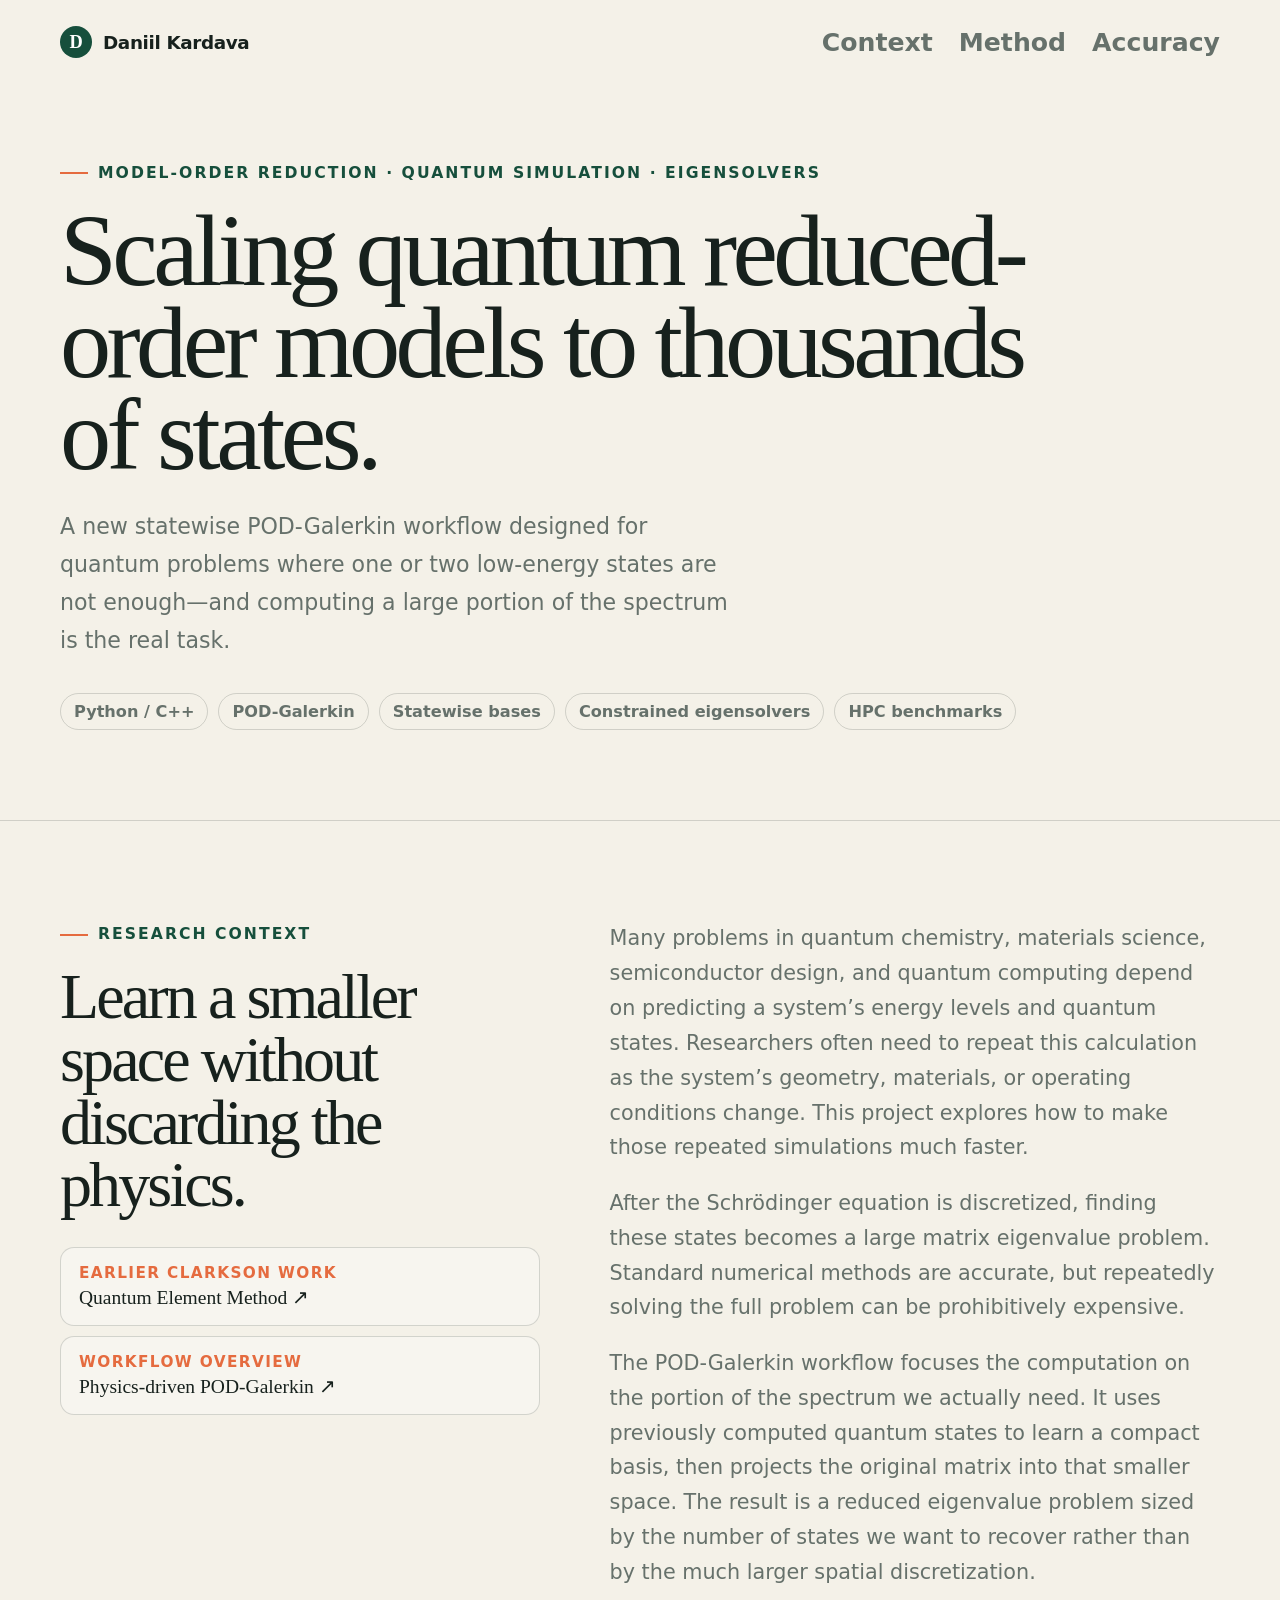
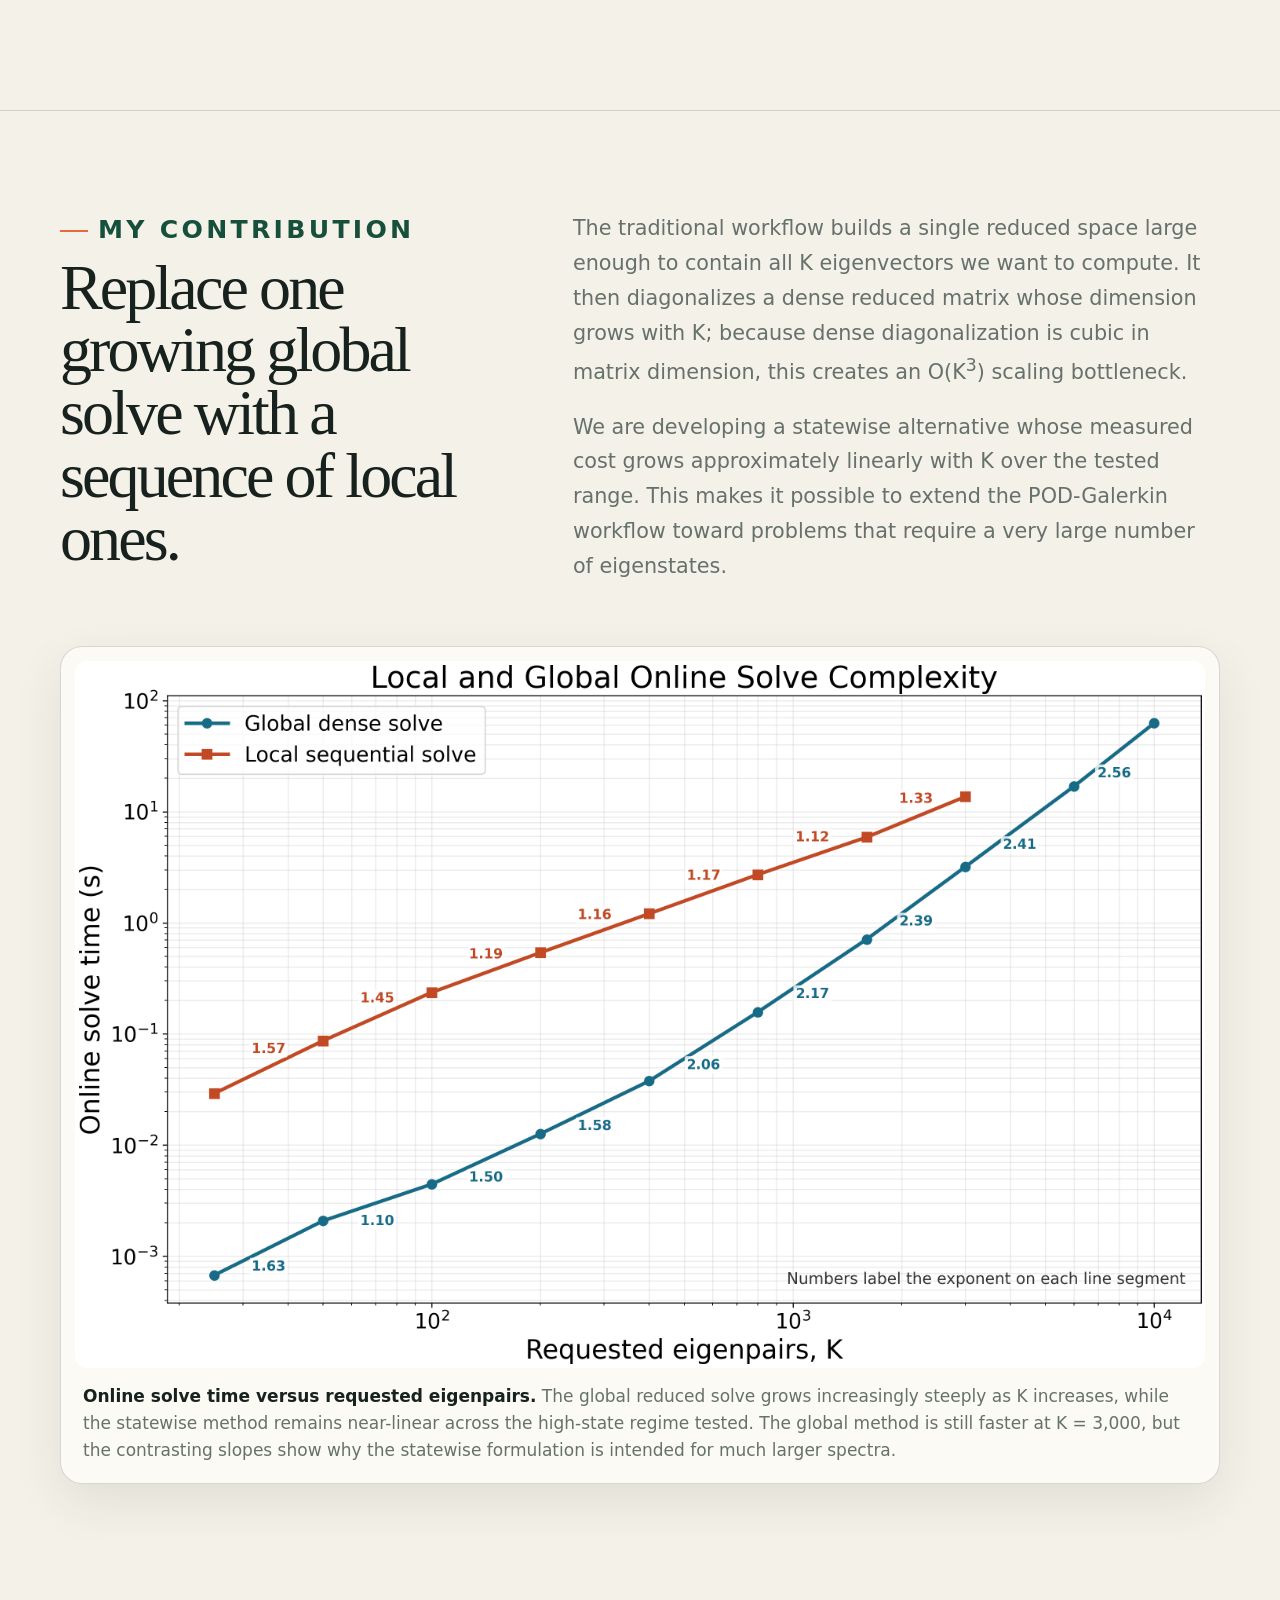
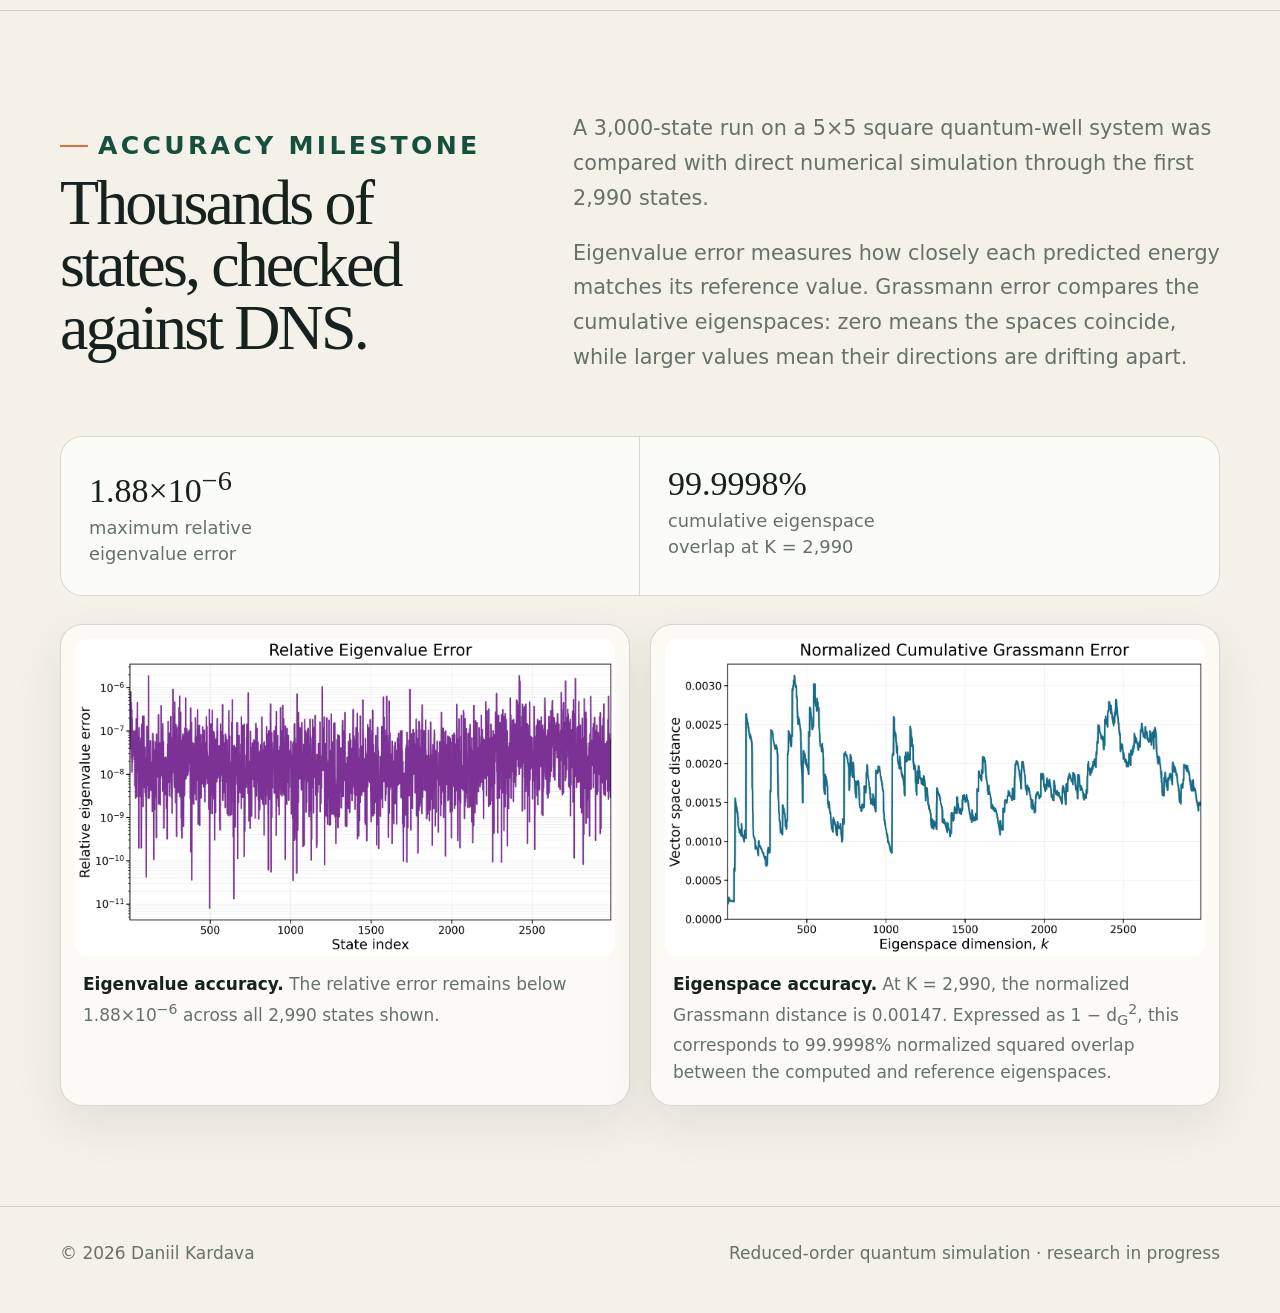
<file: projects/pod-galerkin.html>
<!doctype html>
<html lang="en">
<head>
  <meta charset="utf-8">
  <meta name="viewport" content="width=device-width, initial-scale=1">
  <meta name="description" content="A scalable statewise POD-Galerkin method for computing thousands of quantum eigenstates.">
  <title>Scalable POD-Galerkin Quantum Simulation — Daniil Kardava</title>
  <link rel="stylesheet" href="../assets/styles.css?v=20260811-1">
</head>
<body>
  <header class="site-header">
    <nav class="nav site-shell" aria-label="Primary navigation">
      <a class="brand" href="../"><span class="brand-mark">D</span><span>Daniil Kardava</span></a>
      <div class="nav-links">
        <a href="#context">Context</a>
        <a href="#method">Method</a>
        <a href="#accuracy">Accuracy</a>
      </div>
    </nav>
  </header>

  <main>
    <section class="project-hero pod-hero">
      <div class="site-shell">
        <p class="eyebrow">Model-order reduction · Quantum simulation · Eigensolvers</p>
        <h1>Scaling quantum reduced-order models to thousands of states.</h1>
        <p class="lede">A new statewise POD-Galerkin workflow designed for quantum problems where one or two low-energy states are not enough—and computing a large portion of the spectrum is the real task.</p>
        <ul class="project-meta" aria-label="Project technologies">
          <li>Python / C++</li><li>POD-Galerkin</li><li>Statewise bases</li><li>Constrained eigensolvers</li><li>HPC benchmarks</li>
        </ul>
      </div>
    </section>

    <section class="section" id="context">
      <div class="site-shell split">
        <div>
          <p class="eyebrow">Research context</p>
          <h2>Learn a smaller space without discarding the physics.</h2>
          <div class="paper-links">
            <a href="https://arxiv.org/abs/2003.00879"><span>Earlier Clarkson work</span><strong>Quantum Element Method ↗</strong></a>
            <a href="https://pmc.ncbi.nlm.nih.gov/articles/PMC10326499/"><span>Workflow overview</span><strong>Physics-driven POD-Galerkin ↗</strong></a>
          </div>
        </div>
        <div class="body-copy">
          <p>Many problems in quantum chemistry, materials science, semiconductor design, and quantum computing depend on predicting a system’s energy levels and quantum states. Researchers often need to repeat this calculation as the system’s geometry, materials, or operating conditions change. This project explores how to make those repeated simulations much faster.</p>
          <p>After the Schrödinger equation is discretized, finding these states becomes a large matrix eigenvalue problem. Standard numerical methods are accurate, but repeatedly solving the full problem can be prohibitively expensive.</p>
          <p>The POD-Galerkin workflow focuses the computation on the portion of the spectrum we actually need. It uses previously computed quantum states to learn a compact basis, then projects the original matrix into that smaller space. The result is a reduced eigenvalue problem sized by the number of states we want to recover rather than by the much larger spatial discretization.</p>
        </div>
      </div>
    </section>

    <section class="section" id="method">
      <div class="site-shell">
        <div class="section-heading pod-method-heading">
          <div>
            <p class="eyebrow">My contribution</p>
            <h2>Replace one growing global solve with a sequence of local ones.</h2>
          </div>
          <div class="body-copy">
            <p>The traditional workflow builds a single reduced space large enough to contain all <em>K</em> eigenvectors we want to compute. It then diagonalizes a dense reduced matrix whose dimension grows with <em>K</em>; because dense diagonalization is cubic in matrix dimension, this creates an O(<em>K</em><sup>3</sup>) scaling bottleneck.</p>
            <p>We are developing a statewise alternative whose measured cost grows approximately linearly with <em>K</em> over the tested range. This makes it possible to extend the POD-Galerkin workflow toward problems that require a very large number of eigenstates.</p>
          </div>
        </div>
        <figure class="animation-frame">
          <img src="pod-galerkin/artifacts/local_vs_global_scaling.png" alt="Log-log timing comparison of a global reduced solver and a sequential statewise solver">
          <figcaption><strong>Online solve time versus requested eigenpairs.</strong> The global reduced solve grows increasingly steeply as <em>K</em> increases, while the statewise method remains near-linear across the high-state regime tested. The global method is still faster at <em>K</em> = 3,000, but the contrasting slopes show why the statewise formulation is intended for much larger spectra.</figcaption>
        </figure>
      </div>
    </section>

    <section class="section" id="accuracy">
      <div class="site-shell">
        <div class="section-heading">
          <div><p class="eyebrow">Accuracy milestone</p><h2>Thousands of states, checked against DNS.</h2></div>
          <div class="body-copy">
            <p>A 3,000-state run on a 5×5 square quantum-well system was compared with direct numerical simulation through the first 2,990 states.</p>
            <p>Eigenvalue error measures how closely each predicted energy matches its reference value. Grassmann error compares the cumulative eigenspaces: zero means the spaces coincide, while larger values mean their directions are drifting apart.</p>
          </div>
        </div>
        <div class="metric-grid pod-metrics" aria-label="Accuracy summary through state 2990">
          <div class="metric"><strong>1.88×10<sup>−6</sup></strong><span>maximum relative<br>eigenvalue error</span></div>
          <div class="metric"><strong>99.9998%</strong><span>cumulative eigenspace<br>overlap at <em>K</em> = 2,990</span></div>
        </div>
        <div class="pod-evidence-grid">
          <figure class="animation-frame">
            <img src="pod-galerkin/artifacts/relative_eigenvalue_error_2990.png" alt="Relative eigenvalue error through state 2990">
            <figcaption><strong>Eigenvalue accuracy.</strong> The relative error remains below 1.88×10<sup>−6</sup> across all 2,990 states shown.</figcaption>
          </figure>
          <figure class="animation-frame">
            <img src="pod-galerkin/artifacts/normalized_cumulative_grassmann_error_2990.png" alt="Normalized cumulative Grassmann error through state 2990">
            <figcaption><strong>Eigenspace accuracy.</strong> At <em>K</em> = 2,990, the normalized Grassmann distance is 0.00147. Expressed as 1 − <em>d</em><sub>G</sub><sup>2</sup>, this corresponds to 99.9998% normalized squared overlap between the computed and reference eigenspaces.</figcaption>
          </figure>
        </div>
      </div>
    </section>
  </main>

  <footer class="footer">
    <div class="footer-inner site-shell">
      <span>© <span data-year></span> Daniil Kardava</span>
      <span>Reduced-order quantum simulation · research in progress</span>
    </div>
  </footer>
  <script src="../assets/site.js?v=20260810-4"></script>
</body>
</html>
</file>
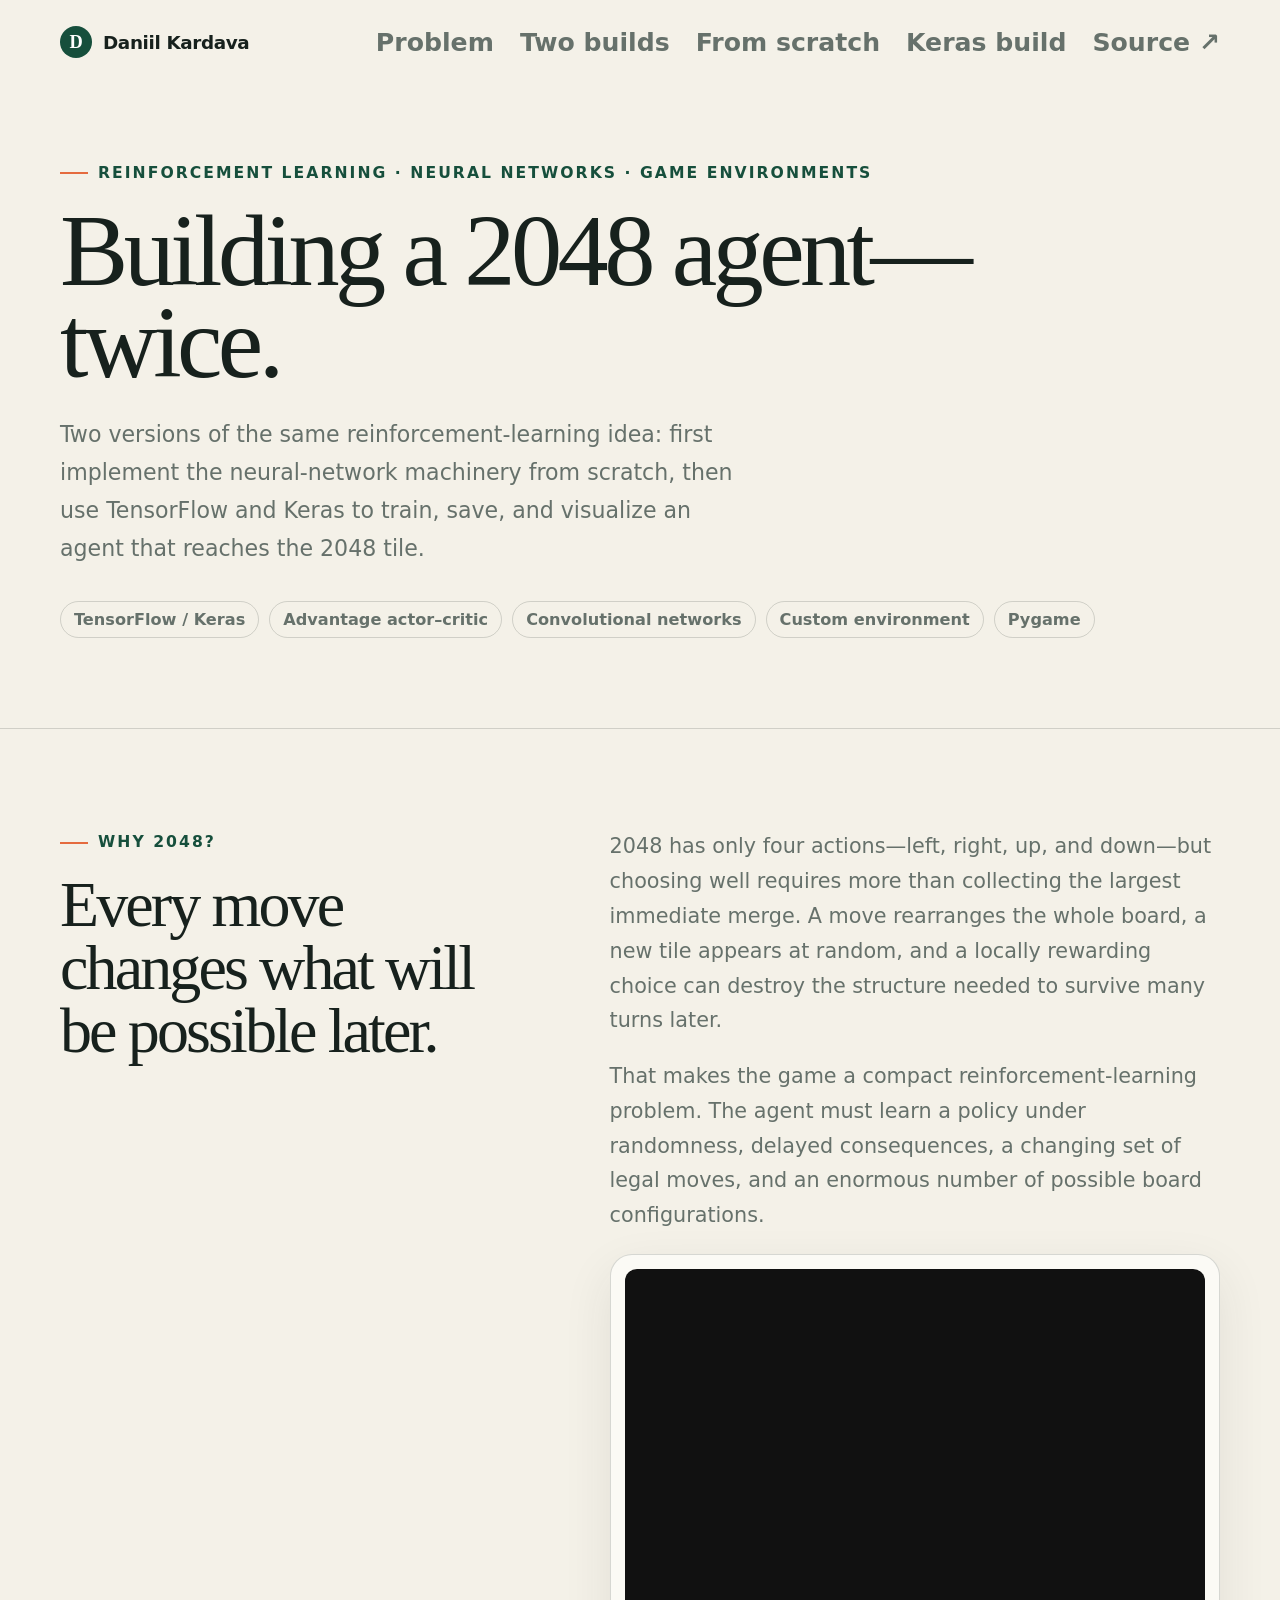
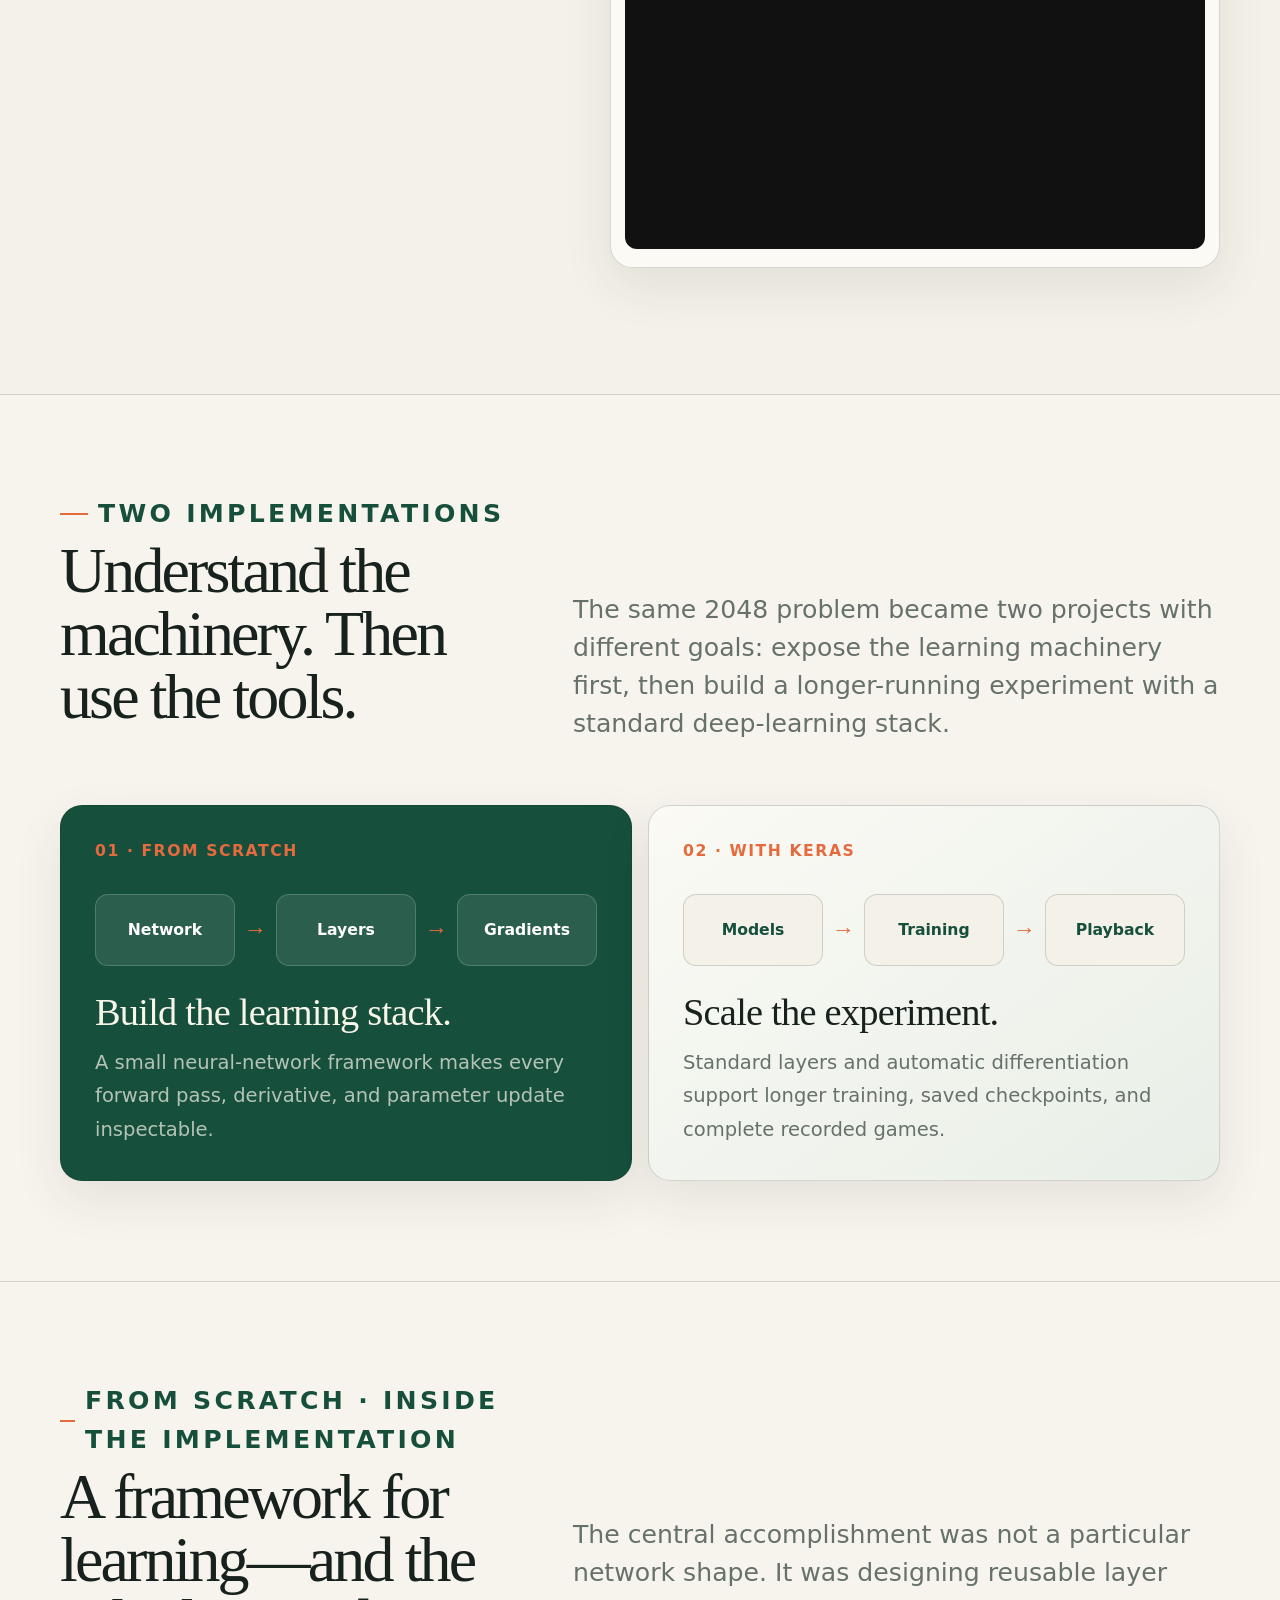
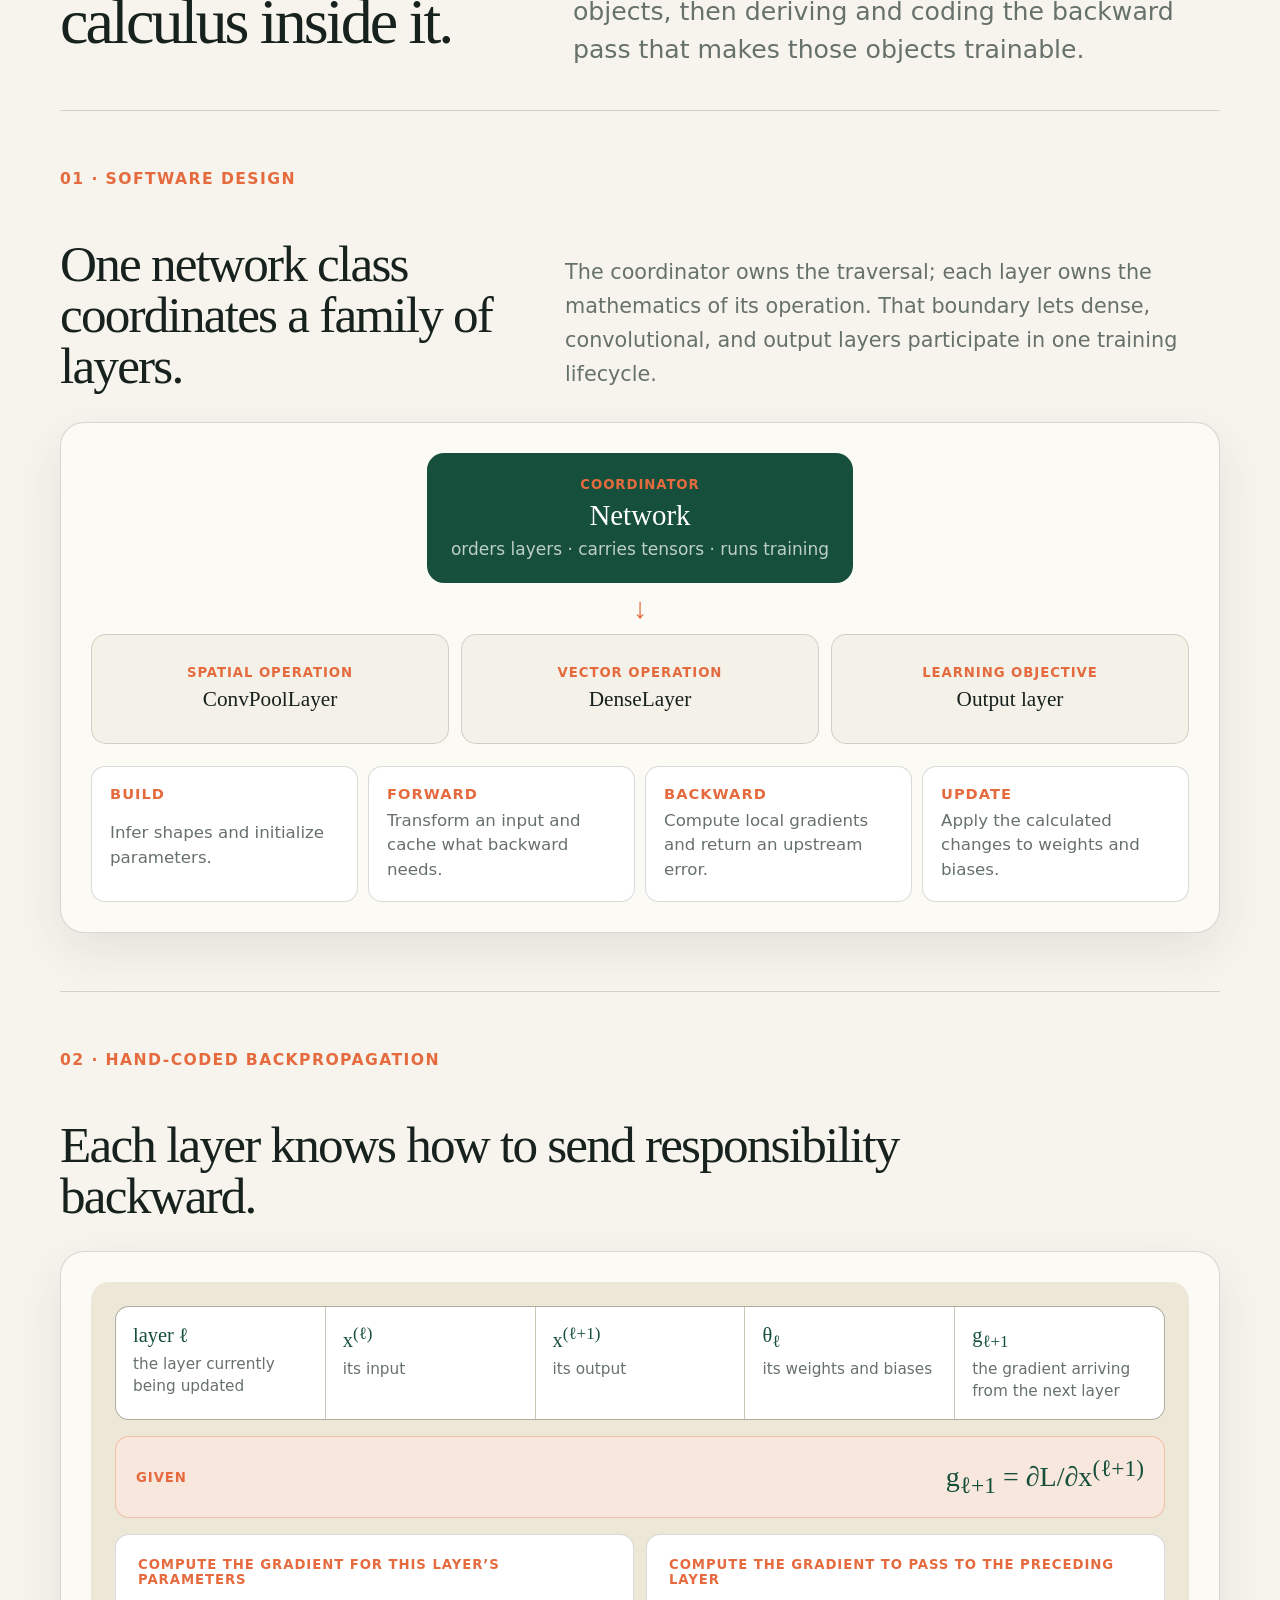
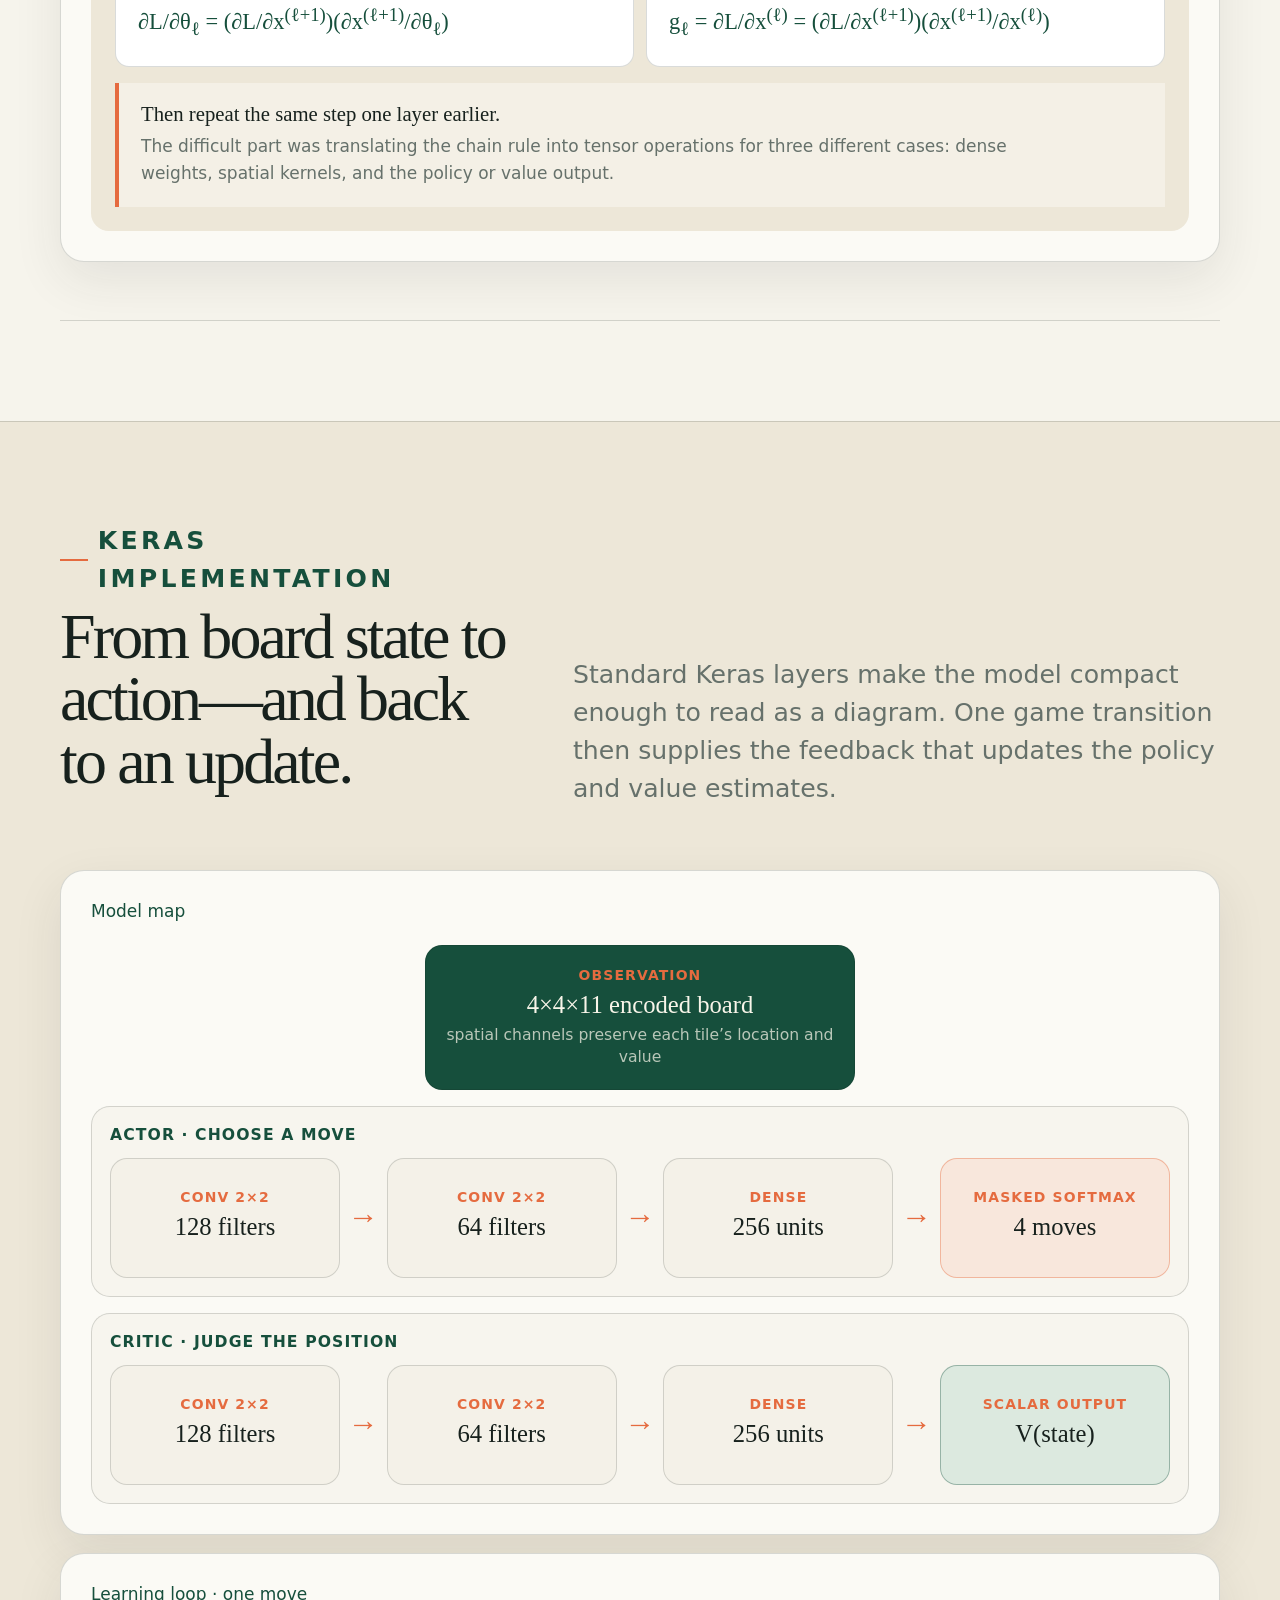
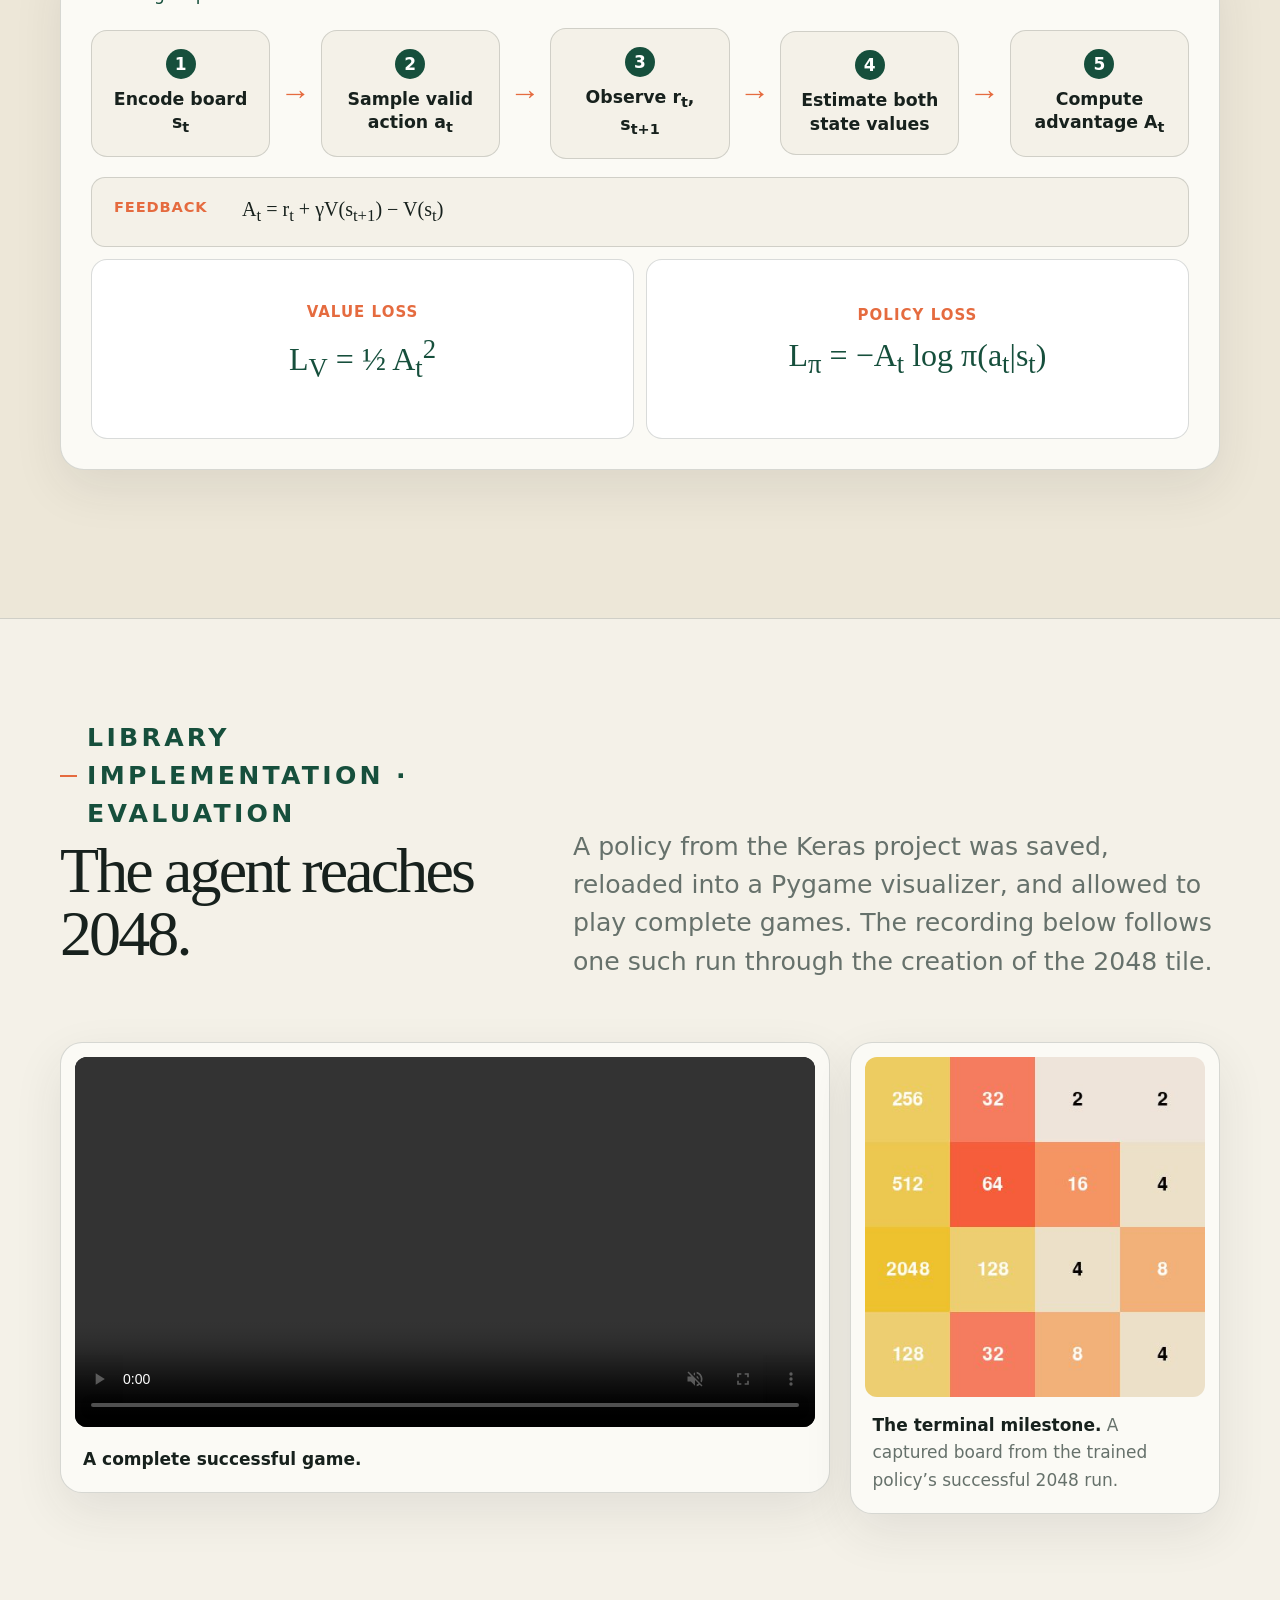
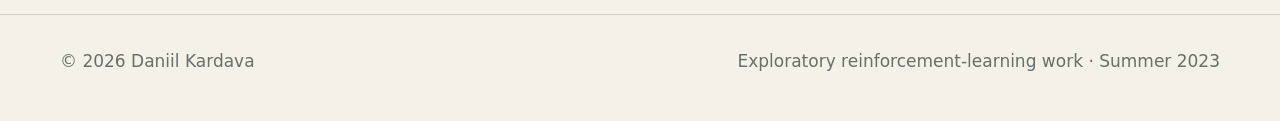
<file: projects/reinforcement-learning.html>
<!doctype html>
<html lang="en">
<head>
  <meta charset="utf-8">
  <meta name="viewport" content="width=device-width, initial-scale=1">
  <meta name="description" content="Two actor–critic projects for 2048: one neural-network stack built from scratch and one implemented with TensorFlow and Keras.">
  <title>Reinforcement Learning for 2048 — Daniil Kardava</title>
  <link rel="stylesheet" href="../assets/styles.css?v=20260810-9">
</head>
<body>
  <header class="site-header">
    <nav class="nav site-shell" aria-label="Primary navigation">
      <a class="brand" href="../"><span class="brand-mark">D</span><span>Daniil Kardava</span></a>
      <div class="nav-links">
        <a href="#problem">Problem</a>
        <a href="#implementations">Two builds</a>
        <a href="#scratch">From scratch</a>
        <a href="#agent">Keras build</a>
        <a href="https://github.com/DaniilKardava/ReinforcementLearning">Source ↗</a>
      </div>
    </nav>
  </header>

  <main>
    <section class="project-hero rl-hero">
      <div class="site-shell">
        <p class="eyebrow">Reinforcement learning · Neural networks · Game environments</p>
        <h1>Building a 2048 agent—twice.</h1>
        <p class="lede">Two versions of the same reinforcement-learning idea: first implement the neural-network machinery from scratch, then use TensorFlow and Keras to train, save, and visualize an agent that reaches the 2048 tile.</p>
        <ul class="project-meta" aria-label="Project technologies">
          <li>TensorFlow / Keras</li><li>Advantage actor–critic</li><li>Convolutional networks</li><li>Custom environment</li><li>Pygame</li>
        </ul>
      </div>
    </section>

    <section class="section" id="problem">
      <div class="site-shell split">
        <div>
          <p class="eyebrow">Why 2048?</p>
          <h2>Every move changes what will be possible later.</h2>
        </div>
        <div class="body-copy">
          <p>2048 has only four actions—left, right, up, and down—but choosing well requires more than collecting the largest immediate merge. A move rearranges the whole board, a new tile appears at random, and a locally rewarding choice can destroy the structure needed to survive many turns later.</p>
          <p>That makes the game a compact reinforcement-learning problem. The agent must learn a policy under randomness, delayed consequences, a changing set of legal moves, and an enormous number of possible board configurations.</p>
          <figure class="animation-frame rl-preview">
            <video autoplay muted loop playsinline preload="metadata" data-loop-start="18" data-loop-end="30" data-playback-rate="0.5" aria-label="Short excerpt of the trained 2048 agent playing the game">
              <source src="reinforcement-learning/artifacts/agent_2048_4x.mp4#t=18" type="video/mp4">
              Your browser does not support embedded MP4 video.
            </video>
          </figure>
        </div>
      </div>
    </section>

    <section class="section project-tracks" id="implementations">
      <div class="site-shell">
        <div class="section-heading">
          <div><p class="eyebrow">Two implementations</p><h2>Understand the machinery. Then use the tools.</h2></div>
          <p>The same 2048 problem became two projects with different goals: expose the learning machinery first, then build a longer-running experiment with a standard deep-learning stack.</p>
        </div>
        <div class="track-grid">
          <article class="track-card active">
            <span>01 · From scratch</span>
            <div class="track-visual" aria-hidden="true">
              <i>Network</i><b>→</b><i>Layers</i><b>→</b><i>Gradients</i>
            </div>
            <h3>Build the learning stack.</h3>
            <p>A small neural-network framework makes every forward pass, derivative, and parameter update inspectable.</p>
          </article>
          <article class="track-card keras-track">
            <span>02 · With Keras</span>
            <div class="track-visual" aria-hidden="true">
              <i>Models</i><b>→</b><i>Training</i><b>→</b><i>Playback</i>
            </div>
            <h3>Scale the experiment.</h3>
            <p>Standard layers and automatic differentiation support longer training, saved checkpoints, and complete recorded games.</p>
          </article>
        </div>
      </div>
    </section>

    <section class="section scratch-section" id="scratch">
      <div class="site-shell">
        <div class="section-heading">
          <div><p class="eyebrow">From scratch · inside the implementation</p><h2>A framework for learning—and the calculus inside it.</h2></div>
          <p>The central accomplishment was not a particular network shape. It was designing reusable layer objects, then deriving and coding the backward pass that makes those objects trainable.</p>
        </div>

        <div class="scratch-story">
          <article class="story-chapter">
            <header class="story-header">
              <span>01 · Software design</span>
              <h3>One network class coordinates a family of layers.</h3>
              <p>The coordinator owns the traversal; each layer owns the mathematics of its operation. That boundary lets dense, convolutional, and output layers participate in one training lifecycle.</p>
            </header>
            <div class="story-visual framework-story">
              <div class="framework-map">
                <div class="network-core"><small>Coordinator</small><strong>Network</strong><span>orders layers · carries tensors · runs training</span></div>
                <div class="framework-connector" aria-hidden="true">↓</div>
                <div class="layer-family">
                  <div><small>Spatial operation</small><strong>ConvPoolLayer</strong></div>
                  <div><small>Vector operation</small><strong>DenseLayer</strong></div>
                  <div><small>Learning objective</small><strong>Output layer</strong></div>
                </div>
              </div>
              <div class="layer-contracts">
                <div><strong>Build</strong><span>Infer shapes and initialize parameters.</span></div>
                <div><strong>Forward</strong><span>Transform an input and cache what backward needs.</span></div>
                <div><strong>Backward</strong><span>Compute local gradients and return an upstream error.</span></div>
                <div><strong>Update</strong><span>Apply the calculated changes to weights and biases.</span></div>
              </div>
            </div>
          </article>

          <article class="story-chapter">
            <header class="story-header compact-story-header">
              <span>02 · Hand-coded backpropagation</span>
              <h3>Each layer knows how to send responsibility backward.</h3>
            </header>
            <div class="story-visual backprop-story">
              <div class="generic-backprop">
                <div class="generic-definitions">
                  <div><strong>layer ℓ</strong><span>the layer currently being updated</span></div>
                  <div><strong>x<sup>(ℓ)</sup></strong><span>its input</span></div>
                  <div><strong>x<sup>(ℓ+1)</sup></strong><span>its output</span></div>
                  <div><strong>θ<sub>ℓ</sub></strong><span>its weights and biases</span></div>
                  <div><strong>g<sub>ℓ+1</sub></strong><span>the gradient arriving from the next layer</span></div>
                </div>

                <div class="given-gradient">
                  <small>Given</small>
                  <strong>g<sub>ℓ+1</sub> = ∂L/∂x<sup>(ℓ+1)</sup></strong>
                </div>

                <div class="generic-products">
                  <div>
                    <small>Compute the gradient for this layer’s parameters</small>
                    <strong>∂L/∂θ<sub>ℓ</sub> = (∂L/∂x<sup>(ℓ+1)</sup>)(∂x<sup>(ℓ+1)</sup>/∂θ<sub>ℓ</sub>)</strong>
                  </div>
                  <div>
                    <small>Compute the gradient to pass to the preceding layer</small>
                    <strong>g<sub>ℓ</sub> = ∂L/∂x<sup>(ℓ)</sup> = (∂L/∂x<sup>(ℓ+1)</sup>)(∂x<sup>(ℓ+1)</sup>/∂x<sup>(ℓ)</sup>)</strong>
                  </div>
                </div>

                <div class="induction-copy">
                  <strong>Then repeat the same step one layer earlier.</strong>
                  <p>The difficult part was translating the chain rule into tensor operations for three different cases: dense weights, spatial kernels, and the policy or value output.</p>
                </div>
              </div>

            </div>
          </article>
        </div>
      </div>
    </section>

    <section class="section agent-system" id="agent">
      <div class="site-shell">
        <div class="section-heading">
          <div><p class="eyebrow">Keras implementation</p><h2>From board state to action—and back to an update.</h2></div>
          <p>Standard Keras layers make the model compact enough to read as a diagram. One game transition then supplies the feedback that updates the policy and value estimates.</p>
        </div>

        <div class="rl-system-diagram" aria-label="Keras actor–critic architecture and reinforcement-learning loop">
          <div class="network-panel">
            <span class="diagram-label">Model map</span>
            <div class="network-input diagram-node input-node"><small>Observation</small><strong>4×4×11 encoded board</strong><span>spatial channels preserve each tile’s location and value</span></div>
            <div class="network-parallel">
              <div class="network-lane policy-lane">
                <span class="lane-label">Actor · choose a move</span>
                <div class="lane-flow">
                  <div class="diagram-node"><small>Conv 2×2</small><strong>128 filters</strong></div>
                  <div class="flow-arrow" aria-hidden="true">→</div>
                  <div class="diagram-node"><small>Conv 2×2</small><strong>64 filters</strong></div>
                  <div class="flow-arrow" aria-hidden="true">→</div>
                  <div class="diagram-node"><small>Dense</small><strong>256 units</strong></div>
                  <div class="flow-arrow" aria-hidden="true">→</div>
                  <div class="diagram-node policy-node"><small>Masked softmax</small><strong>4 moves</strong></div>
                </div>
              </div>
              <div class="network-lane value-lane">
                <span class="lane-label">Critic · judge the position</span>
                <div class="lane-flow">
                  <div class="diagram-node"><small>Conv 2×2</small><strong>128 filters</strong></div>
                  <div class="flow-arrow" aria-hidden="true">→</div>
                  <div class="diagram-node"><small>Conv 2×2</small><strong>64 filters</strong></div>
                  <div class="flow-arrow" aria-hidden="true">→</div>
                  <div class="diagram-node"><small>Dense</small><strong>256 units</strong></div>
                  <div class="flow-arrow" aria-hidden="true">→</div>
                  <div class="diagram-node value-node"><small>Scalar output</small><strong>V(state)</strong></div>
                </div>
              </div>
            </div>
          </div>

          <div class="loop-panel">
            <span class="diagram-label">Learning loop · one move</span>
            <div class="learning-loop">
              <div class="loop-step"><strong>1</strong><span>Encode board s<sub>t</sub></span></div>
              <div class="loop-arrow" aria-hidden="true">→</div>
              <div class="loop-step"><strong>2</strong><span>Sample valid action a<sub>t</sub></span></div>
              <div class="loop-arrow" aria-hidden="true">→</div>
              <div class="loop-step"><strong>3</strong><span>Observe r<sub>t</sub>, s<sub>t+1</sub></span></div>
              <div class="loop-arrow" aria-hidden="true">→</div>
              <div class="loop-step"><strong>4</strong><span>Estimate both state values</span></div>
              <div class="loop-arrow" aria-hidden="true">→</div>
              <div class="loop-step"><strong>5</strong><span>Compute advantage A<sub>t</sub></span></div>
            </div>
            <div class="advantage-formula">
              <span>feedback</span><strong>A<sub>t</sub> = r<sub>t</sub> + γV(s<sub>t+1</sub>) − V(s<sub>t</sub>)</strong>
            </div>
            <div class="update-paths visual-updates">
              <article>
                <span>Value loss</span>
                <strong>L<sub>V</sub> = ½ A<sub>t</sub><sup>2</sup></strong>
              </article>
              <article>
                <span>Policy loss</span>
                <strong>L<sub>π</sub> = −A<sub>t</sub> log π(a<sub>t</sub>|s<sub>t</sub>)</strong>
              </article>
            </div>
          </div>
        </div>
      </div>
    </section>

    <section class="section" id="results">
      <div class="site-shell">
        <div class="section-heading">
          <div><p class="eyebrow">Library implementation · evaluation</p><h2>The agent reaches 2048.</h2></div>
          <p>A policy from the Keras project was saved, reloaded into a Pygame visualizer, and allowed to play complete games. The recording below follows one such run through the creation of the 2048 tile.</p>
        </div>
        <div class="rl-results">
          <figure class="animation-frame rl-video">
            <video muted playsinline controls preload="metadata">
              <source src="reinforcement-learning/artifacts/agent_2048_4x.mp4" type="video/mp4">
              Your browser does not support embedded MP4 video.
            </video>
            <figcaption><strong>A complete successful game.</strong></figcaption>
          </figure>
          <figure class="animation-frame rl-board">
            <img src="reinforcement-learning/artifacts/2048_score.jpg" alt="Final 2048 board produced by the trained agent">
            <figcaption><strong>The terminal milestone.</strong> A captured board from the trained policy’s successful 2048 run.</figcaption>
          </figure>
        </div>
      </div>
    </section>
  </main>

  <footer class="footer">
    <div class="footer-inner site-shell">
      <span>© <span data-year></span> Daniil Kardava</span>
      <span>Exploratory reinforcement-learning work · Summer 2023</span>
    </div>
  </footer>
  <script src="../assets/site.js?v=20260810-4"></script>
</body>
</html>
</file>
<file: assets/styles.css>
:root {
  --ink: #17211d;
  --muted: #66716b;
  --paper: #f4f1e8;
  --paper-deep: #e9e2d2;
  --card: rgba(255, 255, 252, 0.74);
  --line: rgba(23, 33, 29, 0.16);
  --green: #164f3c;
  --green-light: #dce9df;
  --orange: #e56b3f;
  --yellow: #efbd57;
  --shadow: 0 18px 50px rgba(42, 48, 43, 0.09);
  --type-nav: 1.48rem;
  --type-action: 1.38rem;
  --type-supporting: 1.48rem;
  --type-card-label: 1.18rem;
  --type-body: 1.22rem;
  --type-detail: 1.1rem;
  --type-label: .92rem;
  font-family: Inter, ui-sans-serif, system-ui, -apple-system, BlinkMacSystemFont, "Segoe UI", sans-serif;
  color: var(--ink);
  background: var(--paper);
  font-size: 17px;
  font-synthesis: none;
}

* { box-sizing: border-box; }
html { scroll-behavior: smooth; }
body { margin: 0; min-width: 320px; background: var(--paper); }
a { color: inherit; }
img, svg { display: block; max-width: 100%; }

.site-shell { width: min(1160px, calc(100% - 40px)); margin: 0 auto; }
.site-header { position: relative; z-index: 10; padding: 26px 0; }
.nav { display: flex; align-items: center; justify-content: space-between; gap: 24px; }
.brand { display: inline-flex; align-items: center; gap: 11px; font-size: 1.08rem; text-decoration: none; font-weight: 760; letter-spacing: -0.02em; }
.brand-mark { width: 32px; height: 32px; display: grid; place-items: center; border-radius: 50%; color: #fff; background: var(--green); font-family: Georgia, serif; }
.nav-links { display: flex; flex-wrap: wrap; align-items: center; justify-content: flex-end; gap: 18px 26px; }
.nav-links a { color: var(--muted); font-size: var(--type-nav); font-weight: 700; text-decoration: none; }
.nav-links a:hover, .nav-links a:focus-visible { color: var(--ink); }

.eyebrow { display: flex; align-items: center; gap: 10px; margin: 0 0 18px; color: var(--green); font-size: var(--type-label); font-weight: 800; letter-spacing: .13em; text-transform: uppercase; }
.eyebrow::before { content: ""; width: 28px; height: 2px; background: var(--orange); }
h1, h2, h3, p { margin-top: 0; }
h1, h2 { font-family: Georgia, "Times New Roman", serif; font-weight: 500; letter-spacing: -.045em; }
h1 { max-width: 900px; margin-bottom: 26px; font-size: clamp(3.6rem, 9vw, 7.6rem); line-height: .9; }
h2 { margin-bottom: 22px; font-size: clamp(2.4rem, 5vw, 4.2rem); line-height: .98; }
h3 { margin-bottom: 10px; font-size: 1.05rem; letter-spacing: -.02em; }
p { color: var(--muted); line-height: 1.72; }
.lede { max-width: 680px; font-size: clamp(1.08rem, 2vw, 1.3rem); }
.hero { position: relative; padding: 100px 0 130px; overflow: hidden; }
.hero::after { content: ""; position: absolute; top: 4%; right: -7%; width: min(38vw, 520px); aspect-ratio: 1; border: 1px solid var(--line); border-radius: 50%; box-shadow: inset 0 0 0 70px var(--paper), inset 0 0 0 71px var(--line), inset 0 0 0 145px var(--paper), inset 0 0 0 146px var(--line); pointer-events: none; }
.hero-actions { display: flex; flex-wrap: wrap; gap: 12px; margin-top: 34px; }
.button { display: inline-flex; align-items: center; justify-content: center; min-height: 60px; padding: 0 27px; border: 1px solid var(--ink); border-radius: 999px; font-size: var(--type-action); font-weight: 750; text-decoration: none; transition: transform .18s ease, background .18s ease; }
.button:hover { transform: translateY(-2px); }
.button.primary { color: #fff; background: var(--ink); }
.button.secondary { background: rgba(255,255,255,.35); }

.section { padding: 100px 0; border-top: 1px solid var(--line); }
.section-heading { display: grid; grid-template-columns: minmax(0, .7fr) minmax(320px, 1fr); gap: 60px; align-items: end; margin-bottom: 54px; }
.section-heading p { max-width: 680px; margin-bottom: 7px; font-size: var(--type-supporting); line-height: 1.52; }
.pod-method-heading { align-items: start; }
.numerical-heading { align-items: start; }
.numerical-heading .body-copy { padding-top: 39px; }
.project-grid { display: grid; grid-template-columns: repeat(2, minmax(0, 1fr)); gap: 20px; }
.project-card { position: relative; min-height: 560px; padding: 38px 88px 90px 38px; overflow: hidden; border: 1px solid var(--line); border-radius: 26px; background: var(--card); box-shadow: var(--shadow); text-decoration: none; }
.project-card h3 { max-width: 460px; margin: 170px 0 16px; font-family: Georgia, serif; font-size: clamp(2rem, 3.2vw, 3rem); font-weight: 500; }
.project-card p { max-width: 460px; font-size: var(--type-supporting); line-height: 1.52; }
.project-card.placeholder { background: transparent; box-shadow: none; border-style: dashed; }
.project-card.placeholder h3 { margin-top: 190px; color: var(--muted); }
.project-number { display: block; max-width: calc(100% - 170px); color: var(--green); font-size: var(--type-card-label); line-height: 1.35; font-weight: 800; letter-spacing: .1em; }
.writing-list { border-top: 1px solid var(--line); }
.writing-entry { display: grid; grid-template-columns: minmax(170px, .32fr) minmax(0, 1fr); gap: 58px; padding: 40px 0; border-bottom: 1px solid var(--line); }
.writing-meta { display: flex; flex-direction: column; align-items: flex-start; gap: 7px; }
.writing-meta strong { font-family: Georgia, serif; font-size: 1.8rem; font-weight: 500; }
.writing-meta span { color: var(--orange); font-size: var(--type-label); font-weight: 800; letter-spacing: .08em; text-transform: uppercase; }
.writing-content h3 { max-width: 780px; margin: 0 0 16px; font-family: Georgia, serif; font-size: clamp(1.8rem, 3.2vw, 2.7rem); font-weight: 500; line-height: 1.08; letter-spacing: -.025em; }
.writing-content p { max-width: 780px; margin: 0; color: var(--muted); font-size: var(--type-supporting); line-height: 1.62; }
.writing-link { display: inline-flex; gap: 8px; margin-top: 22px; color: var(--green); font-size: var(--type-detail); font-weight: 800; text-decoration: none; }
.writing-link:hover { text-decoration: underline; }
.mini-board { position: absolute; top: 36px; right: 38px; display: grid; grid-template-columns: repeat(6, 18px); gap: 4px; transform: rotate(4deg); }
.mini-board span { width: 18px; height: 18px; border-radius: 3px; background: var(--green-light); }
.mini-board span:nth-child(6n + 2), .mini-board span:nth-child(6n + 3), .mini-board span:nth-child(13), .mini-board span:nth-child(19) { background: var(--orange); }
.arrow { position: absolute; right: 36px; bottom: 34px; display: grid; width: 46px; height: 46px; place-items: center; border: 1px solid var(--line); border-radius: 50%; font-size: 1.25rem; }
.brownian-card { background: var(--green); color: #f8f5e9; }
.brownian-card .project-number, .brownian-card p { color: rgba(248,245,233,.68); }
.brownian-card .arrow { border-color: rgba(248,245,233,.24); }
.signal-orbit { position: absolute; top: 36px; right: 38px; width: 122px; height: 122px; border: 1px solid rgba(248,245,233,.2); border-radius: 50%; }
.signal-orbit::before, .signal-orbit::after { content: ""; position: absolute; inset: 20px; border: 1px solid rgba(248,245,233,.22); border-radius: 50%; }
.signal-orbit::after { inset: 42px; background: var(--orange); border: 0; box-shadow: 0 0 34px rgba(229,107,63,.65); }
.signal-orbit span { position: absolute; width: 7px; height: 7px; border-radius: 50%; background: var(--yellow); }
.signal-orbit span:nth-child(1) { top: 8px; left: 55px; }
.signal-orbit span:nth-child(2) { right: 15px; bottom: 24px; }
.signal-orbit span:nth-child(3) { left: 23px; bottom: 14px; }
.rl-card { background: #efe6d3; }
.tile-stack { position: absolute; top: 34px; right: 38px; display: grid; grid-template-columns: repeat(2, 52px); gap: 6px; transform: rotate(3deg); }
.tile-stack span { display: grid; width: 52px; height: 52px; place-items: center; border-radius: 8px; color: #fff; background: var(--orange); font-family: Georgia, serif; font-size: 1.05rem; font-weight: 700; }
.tile-stack span:nth-child(2) { background: #cf8d51; }
.tile-stack span:nth-child(3) { background: var(--yellow); color: var(--ink); }
.tile-stack span:nth-child(4) { background: var(--green); }
.pod-card { color: #f7f4e9; background: #1d2940; }
.pod-card .project-number, .pod-card p { color: rgba(247,244,233,.68); }
.pod-card .arrow { border-color: rgba(247,244,233,.24); }
.quantum-orbit { position: absolute; top: 42px; right: 44px; width: 142px; height: 108px; }
.quantum-orbit::before, .quantum-orbit::after { content: ""; position: absolute; inset: 17px 0; border: 1px solid rgba(247,244,233,.28); border-radius: 50%; transform: rotate(24deg); }
.quantum-orbit::after { transform: rotate(-24deg); }
.quantum-orbit span { position: absolute; z-index: 1; width: 9px; height: 9px; border-radius: 50%; background: var(--yellow); box-shadow: 0 0 20px rgba(239,189,87,.7); }
.quantum-orbit span:nth-child(1) { top: 6px; left: 68px; }
.quantum-orbit span:nth-child(2) { right: 7px; bottom: 25px; }
.quantum-orbit span:nth-child(3) { left: 12px; bottom: 13px; background: var(--orange); }

.project-hero { padding: 76px 0 90px; }
.project-hero h1 { max-width: 1040px; font-size: clamp(3.5rem, 8vw, 7rem); }
.academic-hero { padding: 76px 0 105px; }
.academic-hero h1 { max-width: 1050px; font-size: clamp(3.5rem, 8vw, 7rem); }
.academic-stats { display: grid; grid-template-columns: repeat(3, minmax(150px, 220px)); gap: 1px; max-width: 680px; margin-top: 46px; overflow: hidden; border: 1px solid var(--line); border-radius: 18px; background: var(--line); }
.academic-stats div { padding: 22px; background: rgba(255,255,255,.45); }
.academic-stats strong { display: block; font-family: Georgia, serif; font-size: 1.8rem; font-weight: 500; }
.academic-stats span { color: var(--muted); font-size: 1rem; }
.academic-themes { display: grid; gap: 12px; }
.academic-themes article { display: grid; grid-template-columns: 42px 1fr; column-gap: 16px; padding: 24px; border: 1px solid var(--line); border-radius: 16px; background: var(--card); }
.academic-themes article > span { grid-row: 1 / 3; color: var(--orange); font-family: Georgia, serif; font-size: 1.25rem; }
.academic-themes h3 { margin: 0 0 7px; }
.academic-themes p { margin: 0; font-size: var(--type-detail); }
.term-list { display: grid; gap: 24px; }
.institution-heading { display: flex; justify-content: space-between; gap: 32px; align-items: end; margin-top: 12px; padding: 0 4px 16px; border-bottom: 1px solid var(--line); }
.institution-heading.berkeley-heading { margin-top: 50px; }
.institution-heading div { display: grid; gap: 6px; }
.institution-heading span { font-family: Georgia, serif; font-size: clamp(1.55rem, 3vw, 2.35rem); letter-spacing: -.03em; }
.institution-heading strong { color: var(--green); font-size: var(--type-label); letter-spacing: .07em; text-transform: uppercase; }
.institution-heading p { max-width: 390px; margin: 0; font-size: 1rem; text-align: right; }
.term { overflow: hidden; border: 1px solid var(--line); border-radius: 18px; background: rgba(255,255,255,.3); }
.term > header { display: flex; justify-content: space-between; gap: 20px; padding: 17px 22px; color: #f8f5e9; background: var(--green); }
.term > header span { font-family: Georgia, serif; font-size: 1.18rem; }
.term > header strong { color: rgba(248,245,233,.7); font-size: var(--type-label); letter-spacing: .06em; text-transform: uppercase; }
.course-row { display: grid; grid-template-columns: 120px 1fr 48px; gap: 20px; align-items: center; padding: 18px 22px; border-top: 1px solid var(--line); }
.course-row > span { color: var(--orange); font-size: var(--type-label); font-weight: 800; letter-spacing: .06em; }
.course-row h3 { margin: 0; font-weight: 650; }
.course-row > strong { justify-self: end; color: var(--green); font-family: Georgia, serif; font-size: 1.2rem; }
.project-meta { display: flex; flex-wrap: wrap; gap: 10px; margin: 34px 0 0; padding: 0; list-style: none; }
.project-meta li { padding: 8px 13px; border: 1px solid var(--line); border-radius: 999px; color: var(--muted); font-size: .95rem; font-weight: 700; }
.status-note { display: grid; grid-template-columns: auto 1fr; gap: 15px; max-width: 760px; margin-top: 38px; padding: 18px 20px; border-left: 3px solid var(--yellow); background: rgba(239,189,87,.12); }
.status-note strong { color: var(--ink); }
.status-dot { width: 10px; height: 10px; margin-top: 7px; border-radius: 50%; background: var(--yellow); box-shadow: 0 0 0 5px rgba(239,189,87,.18); }
.status-note p { margin: 0; font-size: var(--type-detail); }

.metric-grid { display: grid; grid-template-columns: repeat(4, 1fr); border: 1px solid var(--line); border-radius: 22px; overflow: hidden; background: var(--card); }
.pod-metrics { grid-template-columns: repeat(2, minmax(0, 1fr)); }
.metric { padding: 28px; border-right: 1px solid var(--line); }
.metric:last-child { border-right: 0; }
.metric strong { display: block; margin-bottom: 5px; font-family: Georgia, serif; font-size: 2rem; font-weight: 500; }
.metric span { color: var(--muted); font-size: 1.05rem; line-height: 1.45; }
.split { display: grid; grid-template-columns: .88fr 1.12fr; gap: 70px; align-items: start; }
.body-copy p { max-width: 680px; font-size: var(--type-body); line-height: 1.68; }
.body-copy p + p { margin-top: 20px; }
.paper-links { display: grid; gap: 10px; margin-top: 30px; }
.paper-links a { display: grid; gap: 4px; padding: 16px 18px; border: 1px solid var(--line); border-radius: 14px; background: rgba(255,255,255,.3); text-decoration: none; transition: transform .18s ease, background .18s ease; }
.paper-links a:hover { transform: translateY(-2px); background: rgba(255,255,255,.55); }
.paper-links span { color: var(--orange); font-size: .9rem; font-weight: 800; letter-spacing: .09em; text-transform: uppercase; }
.paper-links strong { font-family: Georgia, serif; font-size: 1.15rem; font-weight: 500; }
.formula span { color: var(--muted); font-family: Inter, sans-serif; font-size: .7em; font-weight: 650; letter-spacing: .02em; }
.project-tracks { background: rgba(255,255,255,.18); }
.track-grid { display: grid; grid-template-columns: 1fr 1fr; gap: 16px; }
.track-card { min-height: 290px; padding: 34px; border: 1px solid var(--line); border-radius: 22px; background: var(--card); text-decoration: none; box-shadow: var(--shadow); transition: transform .18s ease; }
.track-card:hover { transform: translateY(-3px); }
.track-card.active { color: #f8f5e9; background: var(--green); }
.track-card > span { color: var(--orange); font-size: var(--type-label); font-weight: 800; letter-spacing: .1em; text-transform: uppercase; }
.track-card h3 { margin: 92px 0 12px; font-family: Georgia, serif; font-size: clamp(1.8rem, 3vw, 2.8rem); font-weight: 500; }
.track-card p { max-width: 470px; margin: 0; font-size: 1.15rem; }
.track-card.active p { color: rgba(248,245,233,.7); }
.track-visual { display: grid; grid-template-columns: 1fr auto 1fr auto 1fr; gap: 9px; align-items: center; margin-top: 34px; }
.track-visual i { display: grid; min-height: 72px; place-items: center; padding: 12px; border: 1px solid var(--line); border-radius: 13px; color: var(--green); background: var(--paper); font-size: .92rem; font-style: normal; font-weight: 800; text-align: center; }
.track-visual b { color: var(--orange); font-family: Georgia,serif; font-size: 1.35rem; font-weight: 500; }
.track-card.active .track-visual i { border-color: rgba(255,255,255,.18); color: #fff; background: rgba(255,255,255,.09); }
.track-card .track-visual + h3 { margin-top: 24px; }
.keras-track { background: linear-gradient(145deg,#fbfaf5 0%,#e8efe7 100%); }
.theory-placeholder { display: grid; grid-template-columns: .88fr 1.12fr; gap: 70px; padding: 52px; border: 1px dashed var(--line); border-radius: 24px; background: rgba(255,255,255,.2); }
.theory-placeholder p { max-width: 600px; }
.coming-soon { display: inline-block; margin-top: 16px; padding: 9px 13px; border-radius: 999px; color: var(--green); background: var(--green-light); font-size: var(--type-label); font-weight: 750; }
.formula { margin: 25px 0; padding: 22px 24px; border: 1px solid var(--line); border-radius: 14px; color: var(--green); background: rgba(255,255,255,.35); font-family: Georgia, serif; font-size: clamp(1.35rem, 2.6vw, 1.85rem); text-align: center; overflow-x: auto; }
.architecture { display: grid; gap: 10px; }
.arch-row { display: grid; grid-template-columns: minmax(120px, .3fr) minmax(0, 1fr); gap: 28px; align-items: start; padding: 24px 0; border-bottom: 1px solid var(--line); }
.arch-row span { color: var(--orange); font-size: .95rem; line-height: 1.45; font-weight: 800; letter-spacing: .09em; text-transform: uppercase; }
.arch-row p { margin: 0; font-size: 1.18rem; line-height: 1.62; }

.rl-preview { margin: 28px 0; }
.rl-preview video { aspect-ratio: 1; object-fit: cover; object-position: center; }

.scratch-section { background: rgba(255,255,255,.18); }
.scratch-section .section-heading { margin-bottom: 34px; }
.scratch-story { border-top: 1px solid var(--line); }
.story-chapter { padding: 58px 0; border-bottom: 1px solid var(--line); }
.story-header { display: grid; grid-template-columns: minmax(0,.82fr) minmax(320px,1.18fr); gap: 50px; align-items: end; margin-bottom: 30px; }
.story-header > span { grid-column: 1 / -1; color: var(--orange); font-size: var(--type-label); font-weight: 800; letter-spacing: .09em; text-transform: uppercase; }
.story-header h3 { margin: 0; font-family: Georgia, serif; font-size: clamp(2rem,4vw,3.3rem); font-weight: 500; letter-spacing: -.035em; line-height: 1; }
.story-header p { max-width: 650px; margin: 0; font-size: var(--type-body); line-height: 1.65; }
.compact-story-header h3 { grid-column: 1 / -1; max-width: 850px; }
.story-visual { padding: 30px; border: 1px solid var(--line); border-radius: 24px; background: #fbfaf5; box-shadow: var(--shadow); }
.pass-label { display: block; margin-bottom: 16px; color: var(--green); font-size: var(--type-label); font-weight: 800; letter-spacing: .08em; text-transform: uppercase; }
.tensor-pipeline { display: grid; grid-template-columns: minmax(0,1fr) auto minmax(0,1fr) auto minmax(0,1fr) auto minmax(0,.72fr) auto minmax(0,1.3fr) auto minmax(0,.8fr); gap: 9px; align-items: stretch; }
.tensor-pipeline > i, .transition-trace > i { display: grid; place-items: center; color: var(--orange); font-family: Georgia,serif; font-size: 1.45rem; font-style: normal; }
.flow-box { display: grid; align-content: center; min-height: 125px; padding: 16px; border: 1px solid var(--line); border-radius: 15px; background: var(--paper); text-align: center; }
.flow-box small, .network-core small, .layer-family small, .transition-trace small, .gradient-node small, .adam-branches small, .adam-update small { color: var(--orange); font-size: .78rem; font-weight: 800; letter-spacing: .07em; text-transform: uppercase; }
.flow-box strong { margin: 7px 0 4px; font-family: Georgia,serif; font-size: 1.15rem; font-weight: 500; }
.flow-box em { color: var(--muted); font-size: .82rem; font-style: normal; line-height: 1.35; }
.flow-box.input { color: #fff; background: var(--green); }
.flow-box.input em { color: rgba(255,255,255,.7); }
.flow-box.output { background: var(--green-light); }
.backward-ribbon { display: flex; justify-content: space-between; gap: 24px; margin-top: 14px; padding: 17px 20px; border-radius: 13px; color: #fff; background: var(--green); }
.backward-ribbon strong { color: var(--yellow); white-space: nowrap; }
.backward-ribbon span { color: rgba(255,255,255,.78); text-align: right; }
.technical-callouts { display: grid; grid-template-columns: repeat(4,minmax(0,1fr)); gap: 1px; margin-top: 14px; overflow: hidden; border: 1px solid var(--line); border-radius: 13px; background: var(--line); }
.technical-callouts span { padding: 16px; color: var(--muted); background: #fff; font-size: .9rem; line-height: 1.45; }
.technical-callouts strong { display: block; margin-bottom: 6px; color: var(--ink); }
.framework-map { display: grid; justify-items: center; }
.network-core { display: grid; min-width: 280px; justify-items: center; padding: 24px; border-radius: 17px; color: #fff; background: var(--green); }
.network-core strong { margin: 7px 0; font-family: Georgia,serif; font-size: 1.7rem; font-weight: 500; }
.network-core span { color: rgba(255,255,255,.72); }
.framework-connector { margin: 9px 0; color: var(--orange); font-family: Georgia,serif; font-size: 1.7rem; }
.layer-family { display: grid; grid-template-columns: repeat(3,minmax(0,1fr)); gap: 12px; width: 100%; }
.layer-family div { display: grid; min-height: 110px; align-content: center; justify-items: center; padding: 18px; border: 1px solid var(--line); border-radius: 15px; background: var(--paper); }
.layer-family strong { margin-top: 7px; font-family: Georgia,serif; font-size: 1.25rem; font-weight: 500; }
.implementation-boundary { display: grid; grid-template-columns: repeat(2,minmax(0,1fr)); gap: 12px; }
.implementation-boundary p { display: grid; gap: 6px; margin: 0; padding: 18px; border: 1px solid var(--line); border-radius: 14px; font-size: 1.02rem; line-height: 1.55; }
.implementation-boundary strong { color: var(--ink); }
.gibbs-section { background: #ede7d8; }
.gibbs-panel { min-width: 0; padding: 30px; overflow: hidden; border: 1px solid var(--line); border-radius: 24px; background: #fbfaf5; box-shadow: var(--shadow); }
.gibbs-motivation { display: grid; grid-template-columns: minmax(280px,.8fr) minmax(0,1.2fr); gap: 28px; align-items: center; }
.gibbs-motivation .formula { margin: 0; }
.gibbs-motivation p { margin: 0; font-size: 1.08rem; line-height: 1.62; }
.gibbs-motivation p + p { margin-top: 12px; }
.gibbs-motivation strong { color: var(--ink); }
.gibbs-cycle { display: grid; grid-template-columns: minmax(0,1fr) auto minmax(0,1fr) auto minmax(0,1fr) auto minmax(0,1fr); gap: 10px; align-items: stretch; margin-top: 28px; }
.gibbs-cycle > b { display: grid; place-items: center; color: var(--orange); font-family: Georgia,serif; font-size: 1.7rem; font-weight: 500; }
.gibbs-step { display: grid; min-width: 0; align-content: start; padding: 20px; border: 1px solid var(--line); border-radius: 15px; background: var(--paper); }
.gibbs-step > span { display: grid; width: 32px; height: 32px; place-items: center; margin-bottom: 13px; border-radius: 50%; color: #fff; background: var(--green); font-weight: 800; }
.gibbs-step strong { font-family: Georgia,serif; font-size: 1.25rem; font-weight: 500; line-height: 1.25; }
.gibbs-step p { margin: 10px 0 0; color: var(--muted); font-size: 1rem; line-height: 1.5; }
.gibbs-conclusion { margin: 24px 0 0; padding: 19px 21px; border-left: 4px solid var(--orange); color: var(--muted); background: rgba(237,231,216,.6); font-size: 1.08rem; line-height: 1.62; }
.bucket-intro { max-width: 860px; margin: 0 0 24px; font-size: 1.08rem; line-height: 1.65; }
.bucket-ledger-wrap { overflow-x: auto; border: 1px solid var(--line); border-radius: 16px; background: #fff; }
.bucket-ledger { width: 100%; min-width: 760px; border-collapse: collapse; font-variant-numeric: tabular-nums; }
.bucket-ledger caption { padding: 17px 19px; color: var(--muted); background: var(--paper); font-size: 1rem; font-weight: 700; text-align: left; }
.bucket-ledger th, .bucket-ledger td { padding: 16px 18px; border-top: 1px solid var(--line); font-size: 1.02rem; line-height: 1.45; text-align: left; }
.bucket-ledger thead th { border-top: 0; color: #fff; background: var(--green); font-size: .88rem; letter-spacing: .07em; text-transform: uppercase; }
.bucket-ledger tbody tr:nth-child(even) { background: rgba(22,79,60,.045); }
.bucket-ledger tbody td:first-child { color: var(--orange); font-weight: 800; }
.bucket-ledger tfoot th, .bucket-ledger tfoot td { color: var(--green); background: var(--green-light); font-weight: 800; }
.bucket-draw { display: grid; grid-template-columns: minmax(0,1fr) auto minmax(0,1fr); gap: 18px; align-items: stretch; margin-top: 24px; }
.bucket-draw > b { align-self: center; color: var(--orange); font-family: Georgia,serif; font-size: 1.8rem; font-weight: 500; }
.bucket-step { display: grid; align-content: start; gap: 8px; padding: 23px; border: 1px solid var(--line); border-radius: 16px; background: var(--paper); }
.bucket-step > span { color: var(--orange); font-size: var(--type-label); font-weight: 800; letter-spacing: .08em; text-transform: uppercase; }
.bucket-step strong { font-family: Georgia,serif; font-size: 1.5rem; font-weight: 500; }
.bucket-step p { margin: 0; color: var(--muted); font-size: 1.05rem; line-height: 1.55; }
.sampler-summary { display: grid; grid-template-columns: repeat(2,minmax(0,1fr)); gap: 18px; margin-top: 24px; }
.sampler-summary p { margin: 0; font-size: 1.08rem; line-height: 1.65; }
.sampler-complexity { display: grid; grid-template-columns: repeat(3,minmax(0,1fr)); gap: 1px; margin-top: 24px; overflow: hidden; border: 1px solid var(--line); border-radius: 16px; background: var(--line); }
.sampler-complexity div { padding: 20px; background: #fff; }
.sampler-complexity span { display: block; color: var(--orange); font-size: .86rem; font-weight: 800; letter-spacing: .07em; text-transform: uppercase; }
.sampler-complexity strong { display: block; margin: 8px 0 5px; color: var(--green); font-family: Georgia,serif; font-size: 1.75rem; font-weight: 500; }
.sampler-complexity p { margin: 0; color: var(--muted); font-size: 1rem; line-height: 1.45; }
.framework-map + .layer-contracts { margin-top: 22px; }
.layer-contracts { display: grid; grid-template-columns: repeat(4,minmax(0,1fr)); gap: 10px; }
.layer-contracts div { display: grid; gap: 7px; padding: 18px; border: 1px solid var(--line); border-radius: 14px; background: #fff; }
.layer-contracts strong { color: var(--orange); font-size: .86rem; letter-spacing: .07em; text-transform: uppercase; }
.layer-contracts span { color: var(--muted); font-size: .98rem; line-height: 1.48; }
.generic-backprop { display: grid; gap: 16px; padding: 24px; border-radius: 18px; background: #ede7d8; }
.generic-definitions { display: grid; grid-template-columns: repeat(5,minmax(0,1fr)); gap: 1px; overflow: hidden; border: 1px solid var(--line); border-radius: 14px; background: var(--line); }
.generic-definitions div { display: grid; align-content: start; gap: 7px; padding: 17px; background: #fff; }
.generic-definitions strong { color: var(--green); font-family: Georgia,serif; font-size: 1.2rem; font-weight: 500; }
.generic-definitions span { color: var(--muted); font-size: .9rem; line-height: 1.42; }
.given-gradient { display: grid; grid-template-columns: auto minmax(0,1fr); gap: 20px; align-items: center; padding: 18px 20px; border: 1px solid rgba(229,107,63,.32); border-radius: 14px; background: #f8e7dc; }
.given-gradient small, .generic-products small { color: var(--orange); font-size: .78rem; font-weight: 800; letter-spacing: .07em; text-transform: uppercase; }
.given-gradient strong { color: var(--green); font-family: Georgia,serif; font-size: clamp(1.25rem,2.3vw,1.65rem); font-weight: 500; text-align: right; }
.generic-products { display: grid; grid-template-columns: repeat(2,minmax(0,1fr)); gap: 12px; }
.generic-products div { display: grid; align-content: start; gap: 14px; padding: 22px; border: 1px solid var(--line); border-radius: 14px; background: #fff; }
.generic-products strong { color: var(--green); font-family: Georgia,serif; font-size: clamp(1.08rem,1.85vw,1.32rem); font-weight: 500; line-height: 1.55; overflow-wrap: anywhere; }
.induction-copy { padding: 20px 22px; border-left: 4px solid var(--orange); background: rgba(255,255,255,.35); }
.induction-copy strong { font-family: Georgia,serif; font-size: 1.22rem; font-weight: 500; }
.induction-copy p { max-width: 900px; margin: 7px 0 0; color: var(--muted); font-size: 1rem; line-height: 1.58; }
.transition-trace { display: grid; grid-template-columns: minmax(0,1fr) auto minmax(0,1fr) auto minmax(0,1fr) auto minmax(0,1fr); gap: 10px; align-items: stretch; }
.transition-trace > div { display: grid; min-height: 105px; align-content: center; justify-items: center; padding: 16px; border: 1px solid var(--line); border-radius: 14px; background: var(--paper); text-align: center; }
.transition-trace strong { margin-top: 7px; font-family: Georgia,serif; font-size: 1.35rem; font-weight: 500; }
.transition-trace .advantage-node { color: #fff; background: var(--green); }
.loss-split { display: grid; grid-template-columns: minmax(0,1fr) 90px minmax(0,1fr); gap: 16px; margin-top: 18px; }
.loss-card { padding: 24px; border: 1px solid var(--line); border-radius: 17px; background: #fff; }
.loss-card > span { color: var(--orange); font-size: .88rem; font-weight: 800; letter-spacing: .07em; text-transform: uppercase; }
.loss-card > strong { display: block; margin: 14px 0 10px; color: var(--green); font-family: Georgia,serif; font-size: 1.35rem; font-weight: 500; }
.loss-card code { display: block; padding: 10px; overflow-x: auto; border-radius: 8px; background: var(--paper); font-size: .84rem; }
.loss-card p { margin: 13px 0 0; font-size: 1rem; line-height: 1.55; }
.loss-bridge { display: grid; place-items: center; color: var(--orange); font-family: Georgia,serif; font-size: 1.25rem; line-height: 2; text-align: center; }
.story-takeaway { margin: 14px 0 0; padding: 18px 20px; border-radius: 13px; color: rgba(255,255,255,.78); background: var(--green); font-size: 1.05rem; }
.story-takeaway strong { color: var(--yellow); }
.adam-flow { display: grid; justify-items: center; }
.gradient-node { display: grid; min-width: 220px; justify-items: center; padding: 20px; border-radius: 15px; color: #fff; background: var(--green); }
.gradient-node strong { margin-top: 6px; font-family: Georgia,serif; font-size: 1.65rem; font-weight: 500; }
.adam-branches { display: grid; grid-template-columns: repeat(2,minmax(0,1fr)); gap: 14px; width: 100%; margin-top: 14px; }
.adam-branches div { display: grid; min-height: 130px; align-content: center; justify-items: center; padding: 22px; border: 1px solid var(--line); border-radius: 16px; background: var(--paper); text-align: center; }
.adam-branches strong { margin: 8px 0 5px; font-family: Georgia,serif; font-size: 1.15rem; font-weight: 500; }
.adam-branches span { color: var(--muted); }
.adam-update { display: grid; width: min(100%,720px); justify-items: center; padding: 22px; border: 1px solid rgba(229,107,63,.35); border-radius: 16px; background: #f8e7dc; text-align: center; }
.adam-update strong { margin-top: 8px; color: var(--green); font-family: Georgia,serif; font-size: 1.25rem; font-weight: 500; }
.optimizer-notes { display: grid; grid-template-columns: repeat(4,minmax(0,1fr)); gap: 10px; margin-top: 16px; }
.optimizer-notes span { padding: 14px; border: 1px solid var(--line); border-radius: 12px; color: var(--muted); background: #fff; font-size: .9rem; text-align: center; }
.agent-system { background: #ede7d8; }
.rl-system-diagram { display: grid; gap: 18px; margin-bottom: 48px; }
.network-panel, .loop-panel { padding: 30px; border: 1px solid var(--line); border-radius: 24px; background: #fbfaf5; box-shadow: var(--shadow); }
.diagram-label { display: block; margin-bottom: 24px; color: var(--green); }
.diagram-context { max-width: 850px; margin: -12px 0 24px; font-size: 1.08rem; line-height: 1.6; }
.network-input { max-width: 430px; margin: 0 auto; }
.network-input + .network-parallel { margin-top: 16px; }
.diagram-node { display: grid; align-content: center; min-height: 145px; padding: 20px; border: 1px solid var(--line); border-radius: 17px; background: var(--paper); text-align: center; }
.diagram-node small { color: var(--orange); font-size: .82rem; font-weight: 800; letter-spacing: .08em; text-transform: uppercase; }
.diagram-node strong { margin: 8px 0 5px; font-family: Georgia, serif; font-size: 1.45rem; font-weight: 500; }
.diagram-node span { color: var(--muted); font-size: .92rem; line-height: 1.4; }
.input-node { color: #f8f5e9; background: var(--green); }
.input-node span { color: rgba(248,245,233,.72); }
.flow-arrow, .loop-arrow { display: grid; place-items: center; color: var(--orange); font-family: Georgia, serif; font-size: 1.8rem; }
.network-parallel { display: grid; grid-template-columns: 1fr; gap: 16px; }
.network-lane { padding: 18px; border: 1px solid var(--line); border-radius: 19px; background: rgba(244,241,232,.55); }
.lane-label { display: block; margin-bottom: 14px; color: var(--green); font-size: .92rem; font-weight: 800; letter-spacing: .07em; text-transform: uppercase; }
.lane-flow { display: grid; grid-template-columns: minmax(0,1fr) auto minmax(0,1fr) auto minmax(0,1fr) auto minmax(0,1fr); gap: 8px; align-items: stretch; }
.lane-flow .diagram-node { min-height: 120px; padding: 14px; }
.policy-node { border-color: rgba(229,107,63,.4); background: #f8e7dc; }
.value-node { border-color: rgba(22,79,60,.35); background: var(--green-light); }

.learning-loop { display: grid; grid-template-columns: minmax(0,1fr) auto minmax(0,1fr) auto minmax(0,1fr) auto minmax(0,1fr) auto minmax(0,1fr); gap: 10px; align-items: center; }
.loop-step { display: grid; min-height: 110px; align-content: center; justify-items: center; padding: 18px; border: 1px solid var(--line); border-radius: 16px; background: var(--paper); text-align: center; }
.loop-step strong { display: grid; width: 30px; height: 30px; place-items: center; margin-bottom: 9px; border-radius: 50%; color: #fff; background: var(--green); }
.loop-step span { font-size: 1.02rem; font-weight: 700; line-height: 1.35; }
.advantage-formula { display: grid; grid-template-columns: 110px 1fr; gap: 8px 18px; margin-top: 18px; padding: 20px 22px; border: 1px solid var(--line); border-radius: 14px; background: var(--paper); }
.advantage-formula span { color: var(--orange); font-size: .86rem; font-weight: 800; letter-spacing: .06em; text-transform: uppercase; }
.advantage-formula strong { font-family: Georgia, serif; font-size: 1.18rem; font-weight: 500; }
.update-paths { display: grid; grid-template-columns: repeat(2,minmax(0,1fr)); gap: 12px; margin-top: 12px; }
.update-paths article { padding: 24px; border: 1px solid var(--line); border-radius: 16px; background: #fff; }
.update-paths article > span { color: var(--orange); font-size: .88rem; font-weight: 800; letter-spacing: .07em; text-transform: uppercase; }
.update-paths article > strong { display: block; margin: 13px 0 10px; color: var(--green); font-family: Georgia, serif; font-size: 1.35rem; font-weight: 500; }
.update-paths p { margin: 0; font-size: 1.05rem; line-height: 1.58; }
.visual-updates article { display: grid; min-height: 180px; align-content: center; justify-items: center; text-align: center; }
.visual-updates article > strong { font-size: clamp(1.45rem,2.5vw,2rem); }
.diagram-notes { max-width: 980px; margin: 0 auto; }
.chart-card { padding: 30px; border: 1px solid var(--line); border-radius: 22px; background: #fbfaf5; box-shadow: var(--shadow); }
.chart-header { display: flex; justify-content: space-between; gap: 20px; margin-bottom: 24px; }
.chart-header p { margin: 0; font-size: 1rem; }
.chart-legends { display: flex; gap: 16px; }
.chart-legend { display: flex; align-items: center; gap: 7px; white-space: nowrap; }
.chart-legend::before { content: ""; width: 18px; height: 3px; background: var(--orange); }
.chart-legend.sampled::before { width: 9px; height: 9px; border-radius: 50%; background: var(--green); }
.chart { width: 100%; height: auto; }
.chart text { fill: var(--muted); font-family: Inter, sans-serif; font-size: 13px; }
.chart .grid { stroke: rgba(23,33,29,.11); stroke-width: 1; }
.chart .curve { fill: none; stroke: var(--orange); stroke-linecap: round; stroke-linejoin: round; stroke-width: 4; }
.chart .area { fill: url(#area-fill); }
.caption { margin: 17px 0 0; font-size: 1rem; }
.animation-frame { margin: 0 0 26px; padding: 14px; border: 1px solid var(--line); border-radius: 22px; background: #fbfaf5; box-shadow: var(--shadow); }
.animation-frame img, .animation-frame video { width: 100%; border-radius: 12px; background: #111; }
.animation-frame figcaption { padding: 15px 8px 5px; color: var(--muted); font-size: 1rem; line-height: 1.6; }
.animation-frame figcaption strong { color: var(--ink); }
.rl-results { display: grid; grid-template-columns: 1.35fr .65fr; gap: 20px; align-items: start; }
.rl-results .animation-frame { margin: 0; }
.rl-board img { aspect-ratio: 1; object-fit: cover; }
.pod-evidence-grid { display: grid; grid-template-columns: 1fr 1fr; gap: 20px; margin-top: 28px; }
.pod-evidence-grid .animation-frame { margin: 0; }
.pod-caveat { margin-top: 24px; padding-left: 18px; border-left: 3px solid var(--yellow); }
.pod-caveat strong { color: var(--ink); }
.precision-card { padding: 34px; border: 1px solid var(--line); border-radius: 22px; background: #fbfaf5; box-shadow: var(--shadow); }
.precision-head { display: flex; justify-content: space-between; gap: 20px; }
.precision-head p { margin: 0; font-size: 1rem; }
.precision-head > span { color: var(--muted); font-size: var(--type-label); font-weight: 750; text-transform: uppercase; letter-spacing: .08em; }
.precision-axis { margin: 58px 0 42px; }
.precision-track { position: relative; height: 8px; border-radius: 999px; background: var(--paper-deep); }
.precision-track::before { content: "double precision neighborhood"; position: absolute; right: 6%; bottom: 18px; color: var(--muted); font-size: .85rem; }
.precision-fill { position: absolute; inset: 0; border-radius: inherit; background: linear-gradient(90deg, var(--green), var(--yellow), var(--orange)); }
.precision-fill::before, .precision-fill::after { content: ""; position: absolute; top: 50%; width: 14px; height: 14px; border: 3px solid #fbfaf5; border-radius: 50%; background: var(--green); transform: translateY(-50%); }
.precision-fill::before { left: 0; }
.precision-fill::after { right: 0; background: var(--orange); }
.precision-labels { display: flex; justify-content: space-between; margin-top: 14px; font-family: Georgia, serif; font-size: 1.1rem; }
.evidence-grid { display: grid; grid-template-columns: repeat(3, 1fr); border-top: 1px solid var(--line); border-bottom: 1px solid var(--line); }
.evidence-grid article { padding: 26px; border-right: 1px solid var(--line); }
.evidence-grid article:last-child { border-right: 0; }
.evidence-grid strong { display: block; margin-bottom: 8px; color: var(--green); font-family: Georgia, serif; font-size: 1.55rem; font-weight: 500; }
.evidence-grid span { color: var(--muted); font-size: 1.05rem; line-height: 1.5; }

.roadmap { counter-reset: roadmap; display: grid; grid-template-columns: repeat(3, 1fr); gap: 14px; }
.roadmap article { counter-increment: roadmap; min-height: 250px; padding: 28px; border: 1px solid var(--line); border-radius: 18px; background: var(--card); }
.roadmap article::before { content: "0" counter(roadmap); display: block; margin-bottom: 72px; color: var(--orange); font-family: Georgia, serif; font-size: 1.5rem; }
.roadmap p { margin: 0; font-size: var(--type-detail); }
.footer { padding: 36px 0 50px; border-top: 1px solid var(--line); }
.footer-inner { display: flex; justify-content: space-between; gap: 20px; color: var(--muted); font-size: 1rem; }

@media (max-width: 800px) {
  .site-shell { width: min(100% - 26px, 1160px); }
  .nav-links a:not(:last-child) { display: none; }
  .hero { padding: 70px 0 95px; }
  .hero::after { opacity: .45; right: -25%; }
  .section { padding: 74px 0; }
  .section-heading, .split { grid-template-columns: 1fr; gap: 24px; }
  .numerical-heading .body-copy { padding-top: 0; }
  .project-grid, .roadmap, .track-grid, .theory-placeholder, .rl-results, .pod-evidence-grid { grid-template-columns: 1fr; }
  .writing-entry { grid-template-columns: 1fr; gap: 20px; }
  .writing-meta { flex-direction: row; align-items: baseline; gap: 14px; }
  .rl-card, .pod-card { grid-column: auto; }
  .theory-placeholder { gap: 18px; padding: 28px; }
  .project-card { min-height: 600px; padding: 28px 76px 86px 28px; }
  .project-card.placeholder { min-height: 250px; }
  .project-card.placeholder h3 { margin-top: 100px; }
  .story-header, .implementation-boundary, .layer-family, .layer-contracts, .loss-split, .adam-branches, .generic-definitions, .generic-products, .bucket-draw, .sampler-summary, .sampler-complexity, .gibbs-motivation, .gibbs-cycle { grid-template-columns: 1fr; }
  .bucket-draw > b { justify-self: center; transform: rotate(90deg); }
  .gibbs-cycle > b { justify-self: center; transform: rotate(90deg); }
  .gibbs-panel { padding: 20px; }
  .given-gradient { grid-template-columns: 1fr; gap: 8px; }
  .given-gradient strong { text-align: left; }
  .track-visual { grid-template-columns: 1fr; }
  .track-visual b { justify-self: center; transform: rotate(90deg); }
  .story-chapter { padding: 42px 0; }
  .story-header { gap: 18px; }
  .story-visual { padding: 20px; }
  .tensor-pipeline, .transition-trace { grid-template-columns: 1fr; }
  .tensor-pipeline > i, .transition-trace > i { transform: rotate(90deg); }
  .backward-ribbon { display: grid; }
  .backward-ribbon strong { white-space: normal; }
  .backward-ribbon span { text-align: left; }
  .technical-callouts, .optimizer-notes { grid-template-columns: 1fr 1fr; }
  .loss-bridge { transform: rotate(90deg); }
  .advantage-formula { grid-template-columns: 1fr; }
  .network-panel, .loop-panel { padding: 22px; }
  .network-parallel, .lane-flow, .learning-loop { grid-template-columns: 1fr; }
  .flow-arrow, .loop-arrow { transform: rotate(90deg); }
  .arch-row { grid-template-columns: 1fr; gap: 8px; }
  .chart-header { display: block; }
  .chart-legends { margin-top: 14px; }
  .metric-grid { grid-template-columns: 1fr 1fr; }
  .academic-stats { grid-template-columns: 1fr; max-width: none; }
  .course-row { grid-template-columns: 90px 1fr 38px; gap: 10px; padding: 16px; }
  .course-row h3 { font-size: 1.05rem; }
  .institution-heading { display: block; }
  .institution-heading p { margin-top: 10px; text-align: left; }
  .metric:nth-child(2) { border-right: 0; }
  .metric:nth-child(-n+2) { border-bottom: 1px solid var(--line); }
  .roadmap article { min-height: 210px; }
  .roadmap article::before { margin-bottom: 42px; }
  .precision-head { display: block; }
  .precision-head > span { display: block; margin-top: 12px; }
  .evidence-grid { grid-template-columns: 1fr; }
  .evidence-grid article { border-right: 0; border-bottom: 1px solid var(--line); }
  .evidence-grid article:last-child { border-bottom: 0; }
}

@media (prefers-reduced-motion: reduce) {
  html { scroll-behavior: auto; }
  .button { transition: none; }
}
</file>
